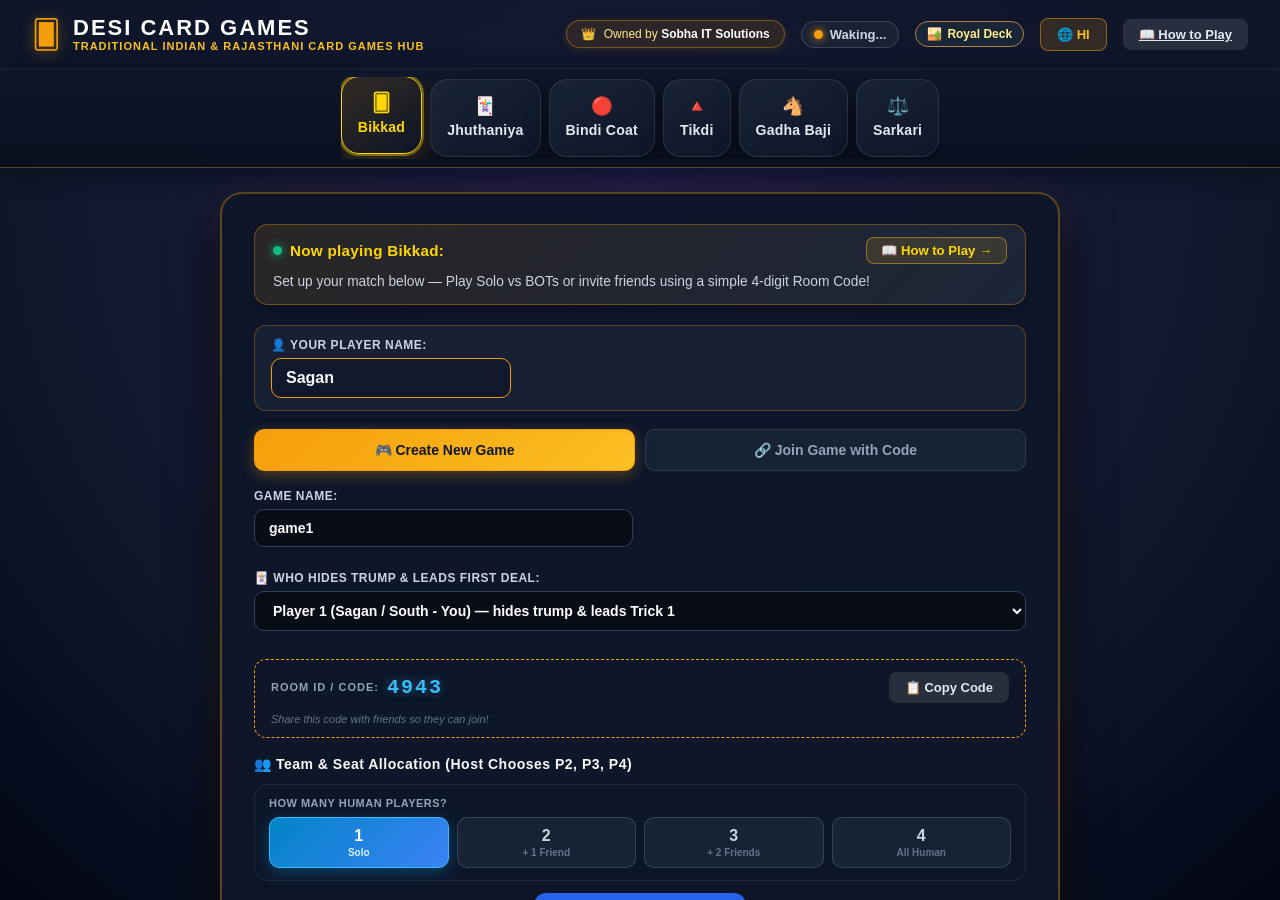
<file: frontend/index.html>
<!DOCTYPE html>
<html lang="en">
<head>
    <meta charset="UTF-8">
    <meta name="viewport" content="width=device-width, initial-scale=1.0, maximum-scale=1.0, user-scalable=no">
    <title>Desi Card Games - Traditional Indian &amp; Rajasthani Card Games Hub</title>
    <link rel="icon" type="image/svg+xml" href="favicon.svg">
    <script>
        if (window.location.pathname === '/bikkad') {
            window.location.replace('/bikkad/');
        }
    </script>
    <link rel="stylesheet" href="style.css?v=36">
    <!-- Google Fonts: Cinzel & Outfit for Royal Rajput Aesthetics -->
    <link rel="preconnect" href="https://fonts.googleapis.com">
    <link rel="preconnect" href="https://fonts.gstatic.com" crossorigin>
    <link href="https://fonts.googleapis.com/css2?family=Cinzel:wght@600;700;800;900&display=swap" rel="stylesheet">

    <!-- PWA & Mobile Web App Meta Tags -->
    <link rel="manifest" href="manifest.webmanifest">
    <meta name="theme-color" content="#0f172a">
    <meta name="mobile-web-app-capable" content="yes">
    <meta name="apple-mobile-web-app-capable" content="yes">
    <meta name="apple-mobile-web-app-status-bar-style" content="black-translucent">
    <meta name="apple-mobile-web-app-title" content="Desi Card Games">
    <link rel="apple-touch-icon" href="icons/icon-192.png">
</head>
<body>
    <div id="app" class="app-container">

        <!-- ==================== VIEW 1: HOME LANDING & NEW GAME SETUP ==================== -->
        <div id="view-home" class="view-container">
            <header class="home-navbar">
                <div class="brand">
                    <span class="logo-icon">🂠</span>
                    <div class="brand-titles">
                        <h1 id="home-brand-title">DESI CARD GAMES</h1>
                        <span class="subtitle" id="home-brand-sub">Traditional Indian &amp; Rajasthani Card Games Hub</span>
                    </div>
                </div>
                <div class="home-nav-actions">
                    <a href="about.html" class="creator-badge-top" title="About Owner: Sobha IT Solutions (Sagan &amp; Anita Parihariya)">
                        <span class="creator-icon">👑</span>
                        <span>Owned by <strong>Sobha IT Solutions</strong></span>
                    </a>
                    <!-- PWA Install Button (Shown on installable browsers) -->
                    <button id="btn-install-pwa" class="btn btn-sm btn-install-pwa hidden" title="Install App on your device">
                        📲 Install App
                    </button>
                    <!-- Backend Server Connection Status & Settings -->
                    <button id="btn-server-settings" class="btn btn-sm btn-server-pill" title="Server Connection Status &amp; Settings">
                        <span class="server-status-dot" id="server-status-dot"></span>
                        <span id="server-status-label">Server</span>
                    </button>
                    <!-- Playing Card Deck Theme Switcher (Royal Desert / Classic) -->
                    <button id="btn-deck-theme-toggle" class="btn btn-sm btn-deck-pill" title="Switch Playing Card Deck Style (Royal Desert / Classic Vector)">
                        <span id="deck-theme-icon">🏜️</span>
                        <span id="deck-theme-label">Royal Deck</span>
                    </button>
                    <button id="btn-home-lang-toggle" class="btn btn-sm btn-lang-toggle" title="Switch Language (English / Hinglish)">
                        🌐 HI
                    </button>
                    <a href="#" class="btn btn-secondary btn-sm" id="nav-rules-link" onclick="openRulesPage((typeof activeSelectedGame !== 'undefined' ? activeSelectedGame : 'bikkad'));return false;">📖 How to Play</a>
                </div>
            </header>

            <!-- 2nd Horizontal Menu Bar: Small & Minimal Game Tabs -->
            <nav class="home-games-subnav" id="home-games-subnav" aria-label="Game Selector Navigation">
                <div class="games-subnav-container">
                    <div class="games-subnav-tabs" id="game-selector-strip">
                        <button class="game-nav-tab gsel-card gsel-active" id="gsel-bikkad" data-game="bikkad" onclick="switchActiveGame('bikkad')">
                            <span class="tab-icon">🂠</span>
                            <span class="tab-label">Bikkad</span>
                        </button>
                        <button class="game-nav-tab gsel-card" id="gsel-jhuthaniya" data-game="jhuthaniya" onclick="switchActiveGame('jhuthaniya')">
                            <span class="tab-icon">🃏</span>
                            <span class="tab-label">Jhuthaniya</span>
                        </button>
                        <button class="game-nav-tab gsel-card" id="gsel-bindicoat" data-game="bindicoat" onclick="switchActiveGame('bindicoat')">
                            <span class="tab-icon">🔴</span>
                            <span class="tab-label">Bindi Coat</span>
                        </button>
                        <button class="game-nav-tab gsel-card" id="gsel-tikdi" data-game="tikdi" onclick="switchActiveGame('tikdi')">
                            <span class="tab-icon">🔺</span>
                            <span class="tab-label">Tikdi</span>
                        </button>
                        <button class="game-nav-tab gsel-card" id="gsel-gadhabaji" data-game="gadhabaji" onclick="switchActiveGame('gadhabaji')">
                            <span class="tab-icon">🐴</span>
                            <span class="tab-label">Gadha Baji</span>
                        </button>
                        <button class="game-nav-tab gsel-card" id="gsel-sarkari" data-game="sarkari" onclick="switchActiveGame('sarkari')">
                            <span class="tab-icon">⚖️</span>
                            <span class="tab-label">Sarkari</span>
                        </button>
                    </div>
                </div>
            </nav>


            <div class="home-main-layout">
                <!-- 1. Centered Match Setup Console Card (Immediate Action) -->
                <section class="home-setup-card" id="home-setup-card">

                    <!-- Active Game Indicator Banner with Contextual How to Play -->
                    <div class="selected-game-banner" id="selected-game-banner">
                        <div class="banner-top-row">
                            <div class="selected-game-badge">
                                <span class="badge-dot"></span>
                                <span class="badge-text" id="active-game-banner-badge">Now playing Bikkad:</span>
                            </div>
                            <button class="btn-how-to-play-inline" id="btn-how-to-play-inline" onclick="openRulesPage(typeof activeSelectedGame !== 'undefined' ? activeSelectedGame : 'bikkad')">
                                📖 How to Play →
                            </button>
                        </div>
                        <div class="selected-game-desc" id="active-game-banner-desc">Click on <strong>How to Play</strong> to know more about Bikkad rules, scoring &amp; strategy!</div>
                    </div>

                    <!-- Step 1: Your Player Name -->
                    <div class="user-identity-box">
                        <label for="input-your-name" class="identity-label">👤 Your Player Name:</label>
                        <div class="identity-input-row">
                            <input type="text" id="input-your-name" value="Sagan" class="home-input identity-input" placeholder="Enter your name">
                        </div>
                    </div>

                    <!-- Step 2: Tabs for Create vs Join -->
                    <div class="entry-mode-tabs">
                        <button id="tab-btn-create" class="tab-btn active">🎮 Create New Game</button>
                        <button id="tab-btn-join" class="tab-btn">🔗 Join Game with Code</button>
                    </div>

                    <!-- Tab 1: Create Game Content -->
                    <div id="tab-content-create" class="tab-content active">
                        <!-- Quick Game Setup -->
                        <div class="setup-form-grid">
                            <div class="form-group-home">
                                <label for="input-game-name">Game Name:</label>
                                <input type="text" id="input-game-name" value="game1" class="home-input" placeholder="e.g. game1">
                            </div>
                            <div class="form-group-home setup-grid-full">
                                <label for="select-trump-hider">🃏 Who Hides Trump &amp; Leads First Deal:</label>
                                <select id="select-trump-hider" class="home-input home-select">
                                    <option value="P1" selected>Player 1 (Me / South) — I hide trump &amp; lead Trick 1</option>
                                    <option value="P2">Player 2 (West) — Hides trump &amp; leads Trick 1</option>
                                    <option value="P3">Player 3 (North / Partner) — Hides trump &amp; leads Trick 1</option>
                                    <option value="P4">Player 4 (East) — Hides trump &amp; leads Trick 1</option>
                                    <option value="random">🎲 Random (Player 1, 2, 3, or 4 chosen randomly)</option>
                                </select>
                            </div>
                            <div id="group-tikdi-penalty-mode" class="form-group-home setup-grid-full hidden">
                                <label for="select-tikdi-penalty-mode">⚖️ Debt &amp; Penalty Settlement Option:</label>
                                <select id="select-tikdi-penalty-mode" class="home-input home-select">
                                    <option value="choice" selected>⚖️ Per-Debtor Choice — Each player with less tricks picks Tash Khinchai or Extra Tricks</option>
                                    <option value="card_swap">🃏 Force Tash Khinchai — Pull blind cards from debtor &amp; return unwanted</option>
                                    <option value="quota_adjustment">🎯 Force Extra Tricks — Debtor promises &amp; gives extra tricks</option>
                                </select>
                            </div>
                            <div id="group-jhuthaniya-player-count" class="form-group-home setup-grid-full hidden">
                                <label for="select-jhuthaniya-player-count">👥 Total Players (2 to 7 Players):</label>
                                <select id="select-jhuthaniya-player-count" class="home-input home-select">
                                    <option value="2">2 Players (Head-to-Head Duel — 26 cards each)</option>
                                    <option value="3">3 Players (Trio Challenge — 17-18 cards each)</option>
                                    <option value="4" selected>4 Players (Classic Table — 13 cards each)</option>
                                    <option value="5">5 Players (High Stakes — 10-11 cards each)</option>
                                    <option value="6">6 Players (Double Deck 104 Cards — 17-18 cards each)</option>
                                    <option value="7">7 Players (Double Deck 104 Cards — 14-15 cards each)</option>
                                </select>
                            </div>
                        </div>

                        <!-- Unique Room ID Display Banner -->
                        <div class="room-id-banner">
                            <div class="room-id-info">
                                <span class="room-id-label">ROOM ID / CODE:</span>
                                <span class="room-id-val" id="display-room-id">7842</span>
                            </div>
                            <button id="btn-copy-room-id" class="btn btn-secondary btn-sm" title="Copy Room ID to share with friends">📋 Copy Code</button>
                            <span class="room-id-hint">Share this code with friends so they can join!</span>
                        </div>

                        <!-- Seat Setup: 2-Step Flow -->
                        <div class="seat-allocation-header">
                            <h4>👥 Player Setup</h4>
                        </div>

                        <!-- Step 1: How many humans? -->
                        <div class="human-count-row">
                            <span class="human-count-label">How many human players?</span>
                            <div class="human-count-btns">
                                <button class="hcount-btn active" id="hcount-1" onclick="setHumanCount(1)">1<br><small>Solo</small></button>
                                <button class="hcount-btn" id="hcount-2" onclick="setHumanCount(2)">2<br><small>+ 1 Friend</small></button>
                                <button class="hcount-btn" id="hcount-3" onclick="setHumanCount(3)">3<br><small>+ 2 Friends</small></button>
                                <button class="hcount-btn" id="hcount-4" onclick="setHumanCount(4)">4<br><small>All Human</small></button>
                            </div>
                        </div>

                        <!-- Step 2: Which seat(s) are human? (shown only when count > 1) -->
                        <div id="seat-picker-box" class="seat-picker-box hidden">
                            <span class="seat-picker-label">Which seat(s) for human friend(s)?</span>
                            <div class="seat-picker-btns">
                                <button class="spick-btn" id="spick-P3" onclick="toggleSeatPick('P3')">
                                    🔼 North<br><small>P3 · Partner</small>
                                </button>
                                <button class="spick-btn" id="spick-P2" onclick="toggleSeatPick('P2')">
                                    ◀ West<br><small>P2 · Opp 1</small>
                                </button>
                                <button class="spick-btn" id="spick-P4" onclick="toggleSeatPick('P4')">
                                    ▶ East<br><small>P4 · Opp 2</small>
                                </button>
                            </div>
                        </div>

                        <!-- Hidden inputs for backend (still used by handleStartNewGame) -->
                        <input type="hidden" id="select-type-p2" value="ai">
                        <input type="hidden" id="select-type-p3" value="ai">
                        <input type="hidden" id="select-type-p4" value="ai">

                        <!-- Name inputs (shown inline below seat-picker) -->
                        <div id="seat-names-box" class="seat-names-box hidden">
                            <div class="seat-name-row" id="name-row-P3">
                                <span class="seat-name-lbl">🔼 P3 (North/Partner):</span>
                                <input type="text" id="input-name-p3" class="home-input seat-name-input" placeholder="Friend name or leave blank">
                            </div>
                            <div class="seat-name-row" id="name-row-P2">
                                <span class="seat-name-lbl">◀ P2 (West):</span>
                                <input type="text" id="input-name-p2" class="home-input seat-name-input" placeholder="Friend name or leave blank">
                            </div>
                            <div class="seat-name-row" id="name-row-P4">
                                <span class="seat-name-lbl">▶ P4 (East):</span>
                                <input type="text" id="input-name-p4" class="home-input seat-name-input" placeholder="Friend name or leave blank">
                            </div>
                        </div>

                        <!-- Waiting Players Notification Area -->
                        <div id="lobby-waiting-box" class="lobby-waiting-box hidden">
                            <span class="waiting-title">Friends in Room Lobby:</span>
                            <div id="waiting-players-chips" class="waiting-chips"></div>
                        </div>

                        <div class="setup-actions-row">
                            <button id="btn-start-game" class="btn btn-primary btn-xl pulse-btn">🚀 Start Match</button>
                        </div>

                    </div>

                    <!-- Tab 2: Join Game Content -->
                    <div id="tab-content-join" class="tab-content hidden">
                        <div class="join-form-box">
                            <div class="join-icon">🔑</div>
                            <h3>Join an Existing Game</h3>
                            <p class="join-sub">Enter the Unique Game ID provided by the host:</p>
                            <div class="form-group-home join-input-group">
                                <label for="input-join-id">Game ID / Code:</label>
                                <input type="text" id="input-join-id" class="home-input join-code-input" placeholder="e.g. 7842" maxlength="6">
                            </div>
                            <div id="join-status-msg" class="join-status-msg"></div>
                            <div class="setup-actions-row">
                                <button id="btn-submit-join" class="btn btn-primary btn-xl">🔗 Join Game Room</button>
                            </div>
                        </div>
                </section>

                <!-- Work in Progress Card for Gadha Baji & Sarkari -->
                <section class="home-wip-card hidden" id="home-wip-card">
                    <div class="wip-icon-header" id="wip-game-icon">🐴</div>
                    <h2 class="wip-title" id="wip-game-title">Gadha Baji — Work in Progress</h2>
                    <div class="wip-badge">🚧 Work in Progress</div>
                    <p class="wip-desc" id="wip-game-desc">
                        Gadha Baji (Donkey / Get Away) is currently in development with authentic Rajasthani card rules, custom AI bots, and online multiplayer.
                    </p>
                    <div class="wip-alternative-box">
                        <div class="wip-alt-title">✨ While we craft this game, enjoy other games:</div>
                        <div class="wip-alt-buttons">
                            <button type="button" class="wip-alt-btn" onclick="switchActiveGame('bikkad')">🂠 Play Bikkad</button>
                            <button type="button" class="wip-alt-btn" onclick="switchActiveGame('jhuthaniya')">🃏 Play Jhuthaniya</button>
                            <button type="button" class="wip-alt-btn" onclick="switchActiveGame('tikdi')">🔺 Play Tikdi</button>
                            <button type="button" class="wip-alt-btn" onclick="switchActiveGame('bindicoat')">🔴 Play Bindi Coat</button>
                        </div>
                </section>

                <!-- 4 Highlights / Platform Features Tiles -->
                <section class="home-pillars-section">
                    <div class="rules-highlight-grid" id="rules-section">
                        <div class="rule-card">
                            <span class="rule-icon">👑</span>
                            <h4>Authentic Regional Rules</h4>
                            <p>Traditional rules, scoring ladders, and trick formats preserved faithfully from real village card traditions.</p>
                        </div>
                        <div class="rule-card">
                            <span class="rule-icon">🎴</span>
                            <h4>Classic Royal Playing Cards</h4>
                            <p>High-resolution vector cards with traditional reversible Jack, Queen, and King royal artwork.</p>
                        </div>
                        <div class="rule-card">
                            <span class="rule-icon">👥</span>
                            <h4>Multiplayer &amp; Smart BOTs</h4>
                            <p>Create instant 4-digit code rooms to play with friends, or enjoy smart solo play against adaptive bots.</p>
                        </div>
                        <div class="rule-card">
                            <span class="rule-icon">🏜️</span>
                            <h4>Cultural Heritage Mission</h4>
                            <p>Crafted with love by Sobha IT Solutions to preserve, celebrate, and digitize traditional desi card games.</p>
                        </div>
                    </div>
                </section>
            </div>

            <!-- Home Footer Attribution -->
            <footer class="home-footer">
                <div class="footer-content">
                    <span class="footer-state" id="home-footer-brand">🏜️ <strong>Desi Card Games Hub</strong> · Traditional Indian &amp; Rajasthani Card Games Collection</span>
                    <span class="footer-sep">•</span>
                    <span class="footer-dev" id="home-footer-dev">Owned &amp; Developed with passion by <strong>Sobha IT Solutions</strong> (Sagan &amp; Anita Parihariya)</span>
                    <span class="footer-sep">•</span>
                    <button class="footer-about-btn" id="footer-about-btn" onclick="openAboutDeveloperPage()" title="Know About Sobha IT Solutions">
                        👑 About: <strong>Sobha IT Solutions</strong>
                    </button>
                </div>
            </footer>
        </div>

        <!-- ==================== VIEW 3: GAME RULES PAGE ==================== -->
        <div id="view-rules" class="view-container hidden">
            <header class="rules-navbar">
                <button id="btn-rules-back" class="btn btn-secondary btn-sm" onclick="closeRulesPage()">← Back</button>
                <div class="rules-nav-title">
                    <span id="rules-game-icon" class="rules-game-icon-nav">🂠</span>
                    <span id="rules-game-name-nav">Bikkad</span>
                    <span id="rules-subtitle-nav" class="rules-subtitle-nav">Rules &amp; How to Play</span>
                </div>
                <div class="rules-nav-right">
                    <button id="btn-rules-lang" class="btn btn-sm btn-lang-toggle" onclick="toggleRulesLang()">🌐 HI</button>
                    <button id="btn-rules-play" class="btn btn-primary btn-sm" onclick="closeRulesPage();if(typeof startActiveGame==='function'){startActiveGame();}else{switchActiveGame(currentRulesGame);}">▶ Play Now</button>
                </div>
            </header>

            <!-- Rules Content Area -->
            <div class="rules-body">
                <!-- Game Banner -->
                <div class="rules-game-banner" id="rules-game-banner">
                    <div class="rules-banner-icon" id="rules-banner-icon">🂠</div>
                    <div class="rules-banner-info">
                        <div class="rules-banner-name" id="rules-banner-name">Bikkad</div>
                        <div class="rules-banner-tagline" id="rules-banner-tagline">Apna Rajasthan ka traditional pot-sweep card game</div>
                        <div class="rules-banner-meta" id="rules-banner-meta">4 Players · 52 Cards · Hidden Trump</div>
                    </div>
                </div>

                <!-- Rules Tabs -->
                <div class="rules-tab-bar">
                    <button class="rules-tab-btn active" id="rtab-objective" onclick="switchRulesTab('objective')">🎯 Objective</button>
                    <button class="rules-tab-btn" id="rtab-rules" onclick="switchRulesTab('rules')">📋 Game Rules</button>
                    <button class="rules-tab-btn" id="rtab-explore" onclick="switchRulesTab('explore')">🖼️ Explore App</button>
                    <button class="rules-tab-btn" id="rtab-howtoplay" onclick="switchRulesTab('howtoplay')">🎮 How to Play</button>
                    <button class="rules-tab-btn" id="rtab-tips" onclick="switchRulesTab('tips')">💡 Tips</button>
                </div>

                <!-- Rules Content -->
                <div class="rules-content-area" id="rules-content-area">
                    <!-- Dynamically rendered by JS -->
                </div>
            </div>
        </div>

        <!-- ==================== VIEW 4: ABOUT DEVELOPER & FIRM PAGE (SOBHA IT SOLUTIONS) ==================== -->
        <div id="view-about" class="view-container hidden">
            <header class="about-navbar">
                <button id="btn-about-back" class="btn btn-secondary btn-sm" onclick="closeAboutDeveloperPage()">← Back</button>
                <div class="about-nav-title">
                    <span class="about-nav-icon">👑</span>
                    <span class="about-nav-name">Sobha IT Solutions</span>
                    <span class="about-subtitle-nav">Owned by Sagan &amp; Anita Parihariya</span>
                </div>
                <div class="about-nav-right">
                    <button id="btn-about-lang" class="btn btn-sm btn-lang-toggle" onclick="toggleAboutLang()">🌐 HI</button>
                    <button class="btn btn-primary btn-sm" onclick="closeAboutDeveloperPage()">▶ Play Games</button>
                </div>
            </header>

            <div class="about-body">
                <!-- Hero Profile Card -->
                <div class="about-hero-card">
                    <div class="about-avatar-emblem">
                        <span class="about-avatar-crown">👑</span>
                        <span class="about-avatar-initials">SIS</span>
                    </div>
                    <div class="about-hero-info">
                        <h2 class="about-hero-name">
                            <span>Sobha IT Solutions</span>
                            <span class="about-pill pill-gold">Owner &amp; Technology Firm</span>
                        </h2>
                        <div class="about-hero-title">Owned &amp; Founded by <strong>Sagan Parihariya &amp; Anita Parihariya</strong></div>
                        <div class="about-hero-tagline about-en-text">
                            "Preserving, digitizing, and elevating India's traditional card games into high-performance, real-time multiplayer digital experiences."
                        </div>
                        <div class="about-hero-tagline about-hi-text">
                            "शोभा आईटी सॉल्यूशंस (स्वामित्व: सगन एवं अनिता परिहारिया) — भारत और राजस्थान के पारंपरिक पत्तों के खेलों को सहेजना और उन्हें आधुनिक रियल-टाइम डिजिटल मंच पर जीवंत करना।"
                        </div>
                        <div class="about-pills-row">
                            <span class="about-pill pill-gold">👑 Owned by Sagan &amp; Anita Parihariya</span>
                            <span class="about-pill pill-gold">🏜️ Born &amp; Rooted in Rajasthan</span>
                            <span class="about-pill">🏛️ Cultural Heritage Champion</span>
                            <span class="about-pill">⚡ Distributed Systems &amp; IT Solutions</span>
                            <span class="about-pill">♠️ Game Theory &amp; Algorithmic Engines</span>
                            <span class="about-pill pill-gold">👑 Made for Desi Gamers</span>
                        </div>
                    </div>
                </div>

                <!-- Story & Cultural Heritage Card -->
                <div class="about-card">
                    <h3 class="about-card-title">
                        <span>🏜️</span>
                        <span class="about-en-text">Firm Ownership, Rajasthani Roots &amp; Cultural Mission</span>
                        <span class="about-hi-text">फर्म स्वामित्व, राजस्थानी जड़ें एवं सांस्कृतिक प्रेरणा</span>
                    </h3>
                    <div class="about-en-text">
                        <p>
                            <strong>Sobha IT Solutions</strong> is a premier technology and software solutions firm founded and owned by <strong>Sagan Parihariya and Anita Parihariya</strong>. Grounded in the heart and timeless heritage of <strong>Rajasthan</strong>, Sagan and Anita established Sobha IT Solutions with a proud cultural and technical vision: delivering high-craftsmanship distributed systems while actively preserving India's rich regional heritage.
                        </p>
                        <p>
                            Growing up surrounded by the lively evening baithaks, monsoon courtyard gatherings, and village choupals of Rajasthan, Sagan and Anita experienced firsthand the electric thrill, sharp intellect, and profound community bonding that traditional Indian card games generate.
                        </p>
                        <p>
                            Recognizing that in an era dominated by imported Western digital card games, India's own brilliant, centuries-old games—such as <strong>Bikkad (Double Sir)</strong>, <strong>Tikdi (3-2-5)</strong>, <strong>Bindi Coat (Mendikot / Dehla Pakad)</strong>, and <strong>Jhuthaniya (Bluff)</strong>—were at risk of digital neglect, Sobha IT Solutions embarked on this passionate engineering endeavor: to preserve every regional nuance, mathematical ladder, and authentic Rajasthani terminology into an uncompromising, zero-friction, real-time multiplayer digital gaming platform.
                        </p>
                        <p>
                            Combining deep engineering craftsmanship with an abiding love for their native soil, Sagan and Anita Parihariya architected every module of this platform under Sobha IT Solutions with zero external bloat, sub-millisecond responsiveness, and authentic local art, ensuring that players whether in Jaipur, Jodhpur, rural villages, or across the global diaspora can relive the joyful camaraderie of Rajasthan's traditional card tables.
                        </p>
                    </div>
                    <div class="about-hi-text">
                        <p>
                            <strong>शोभा आईटी सॉल्यूशंस (Sobha IT Solutions)</strong> एक प्रतिष्ठित आईटी एवं सॉफ्टवेयर सॉल्यूशंस फर्म है, जिसका पूर्ण स्वामित्व और संचालन <strong>सगन परिहारिया एवं अनिता परिहारिया (Sagan and Anita Parihariya)</strong> द्वारा किया जाता है। वीरधरा <strong>राजस्थान</strong> की समृद्ध संस्कृति और माटी से गहराई से जुड़े सगन और अनिता परिहारिया ने आधुनिक तकनीकी कौशल और अपनी सांस्कृतिक जड़ों को सहेजने के पावन संकल्प के साथ इस फर्म की स्थापना की।
                        </p>
                        <p>
                            राजस्थान के गांवों, चौपालों और त्योहारों की बैठकों में पत्तों के खेल केवल समय बिताने का साधन नहीं, बल्कि तीव्र बुद्धि, रणनीति और आपसी स्नेह का महापर्व हुआ करते थे।
                        </p>
                        <p>
                            आधुनिक डिजिटल युग में जब विदेशी खेलों का बोलबाला हो रहा था, तब शोभा आईटी सॉल्यूशंस के माध्यम से सगन एवं अनिता परिहारिया ने संकल्प लिया कि हमारे राजस्थान और भारत के प्राचीन खेल—जैसे <strong>बिक्कड़</strong>, <strong>तिकड़ी (3-2-5)</strong>, <strong>मेंदीकोट / बिंदी कोट (देहला पकड़)</strong> और <strong>झूठणिया (Bluff)</strong>—को अत्याधुनिक तकनीक के साथ सहेजा जाए।
                        </p>
                        <p>
                            उन्होंने अपनी तकनीकी विशेषज्ञता और अपनी मिट्टी के प्रति निष्ठा को मिलाकर इस डिजिटल हब का निर्माण किया—ताकि राजस्थान से लेकर दुनिया के किसी भी कोने में बैठे लोग अपनी जड़ों और चौपाल की मिठास को उसी उत्साह और शुद्धता के साथ जी सकें।
                        </p>
                    </div>
                </div>

                <!-- Technical Craftsmanship & Architecture Card -->
                <div class="about-card">
                    <h3 class="about-card-title">
                        <span>⚡</span>
                        <span class="about-en-text">Engineering &amp; System Architecture</span>
                        <span class="about-hi-text">तकनीकी वास्तुकला एवं इंजीनियरिंग</span>
                    </h3>
                    <div class="about-en-text">
                        <p>
                            Built with an uncompromising standard for engineering craftsmanship, the platform prioritizes real-time responsiveness, modular game state isolation, and zero-dependency client execution:
                        </p>
                    </div>
                    <div class="about-hi-text">
                        <p>
                            इस प्लेटफार्म को आधुनिक सॉफ्टवेयर इंजीनियरिंग के सर्वोच्च मानकों पर तैयार किया गया है—जहां तेज गति, डेटा की सुरक्षा और किसी भी डिवाइस पर बिना रुकावट चलने की क्षमता सर्वोपरि है:
                        </p>
                    </div>

                    <div class="about-tech-grid">
                        <div class="about-tech-box">
                            <span class="about-tech-icon">🌐</span>
                            <div class="about-tech-name">Real-Time WebSocket Core</div>
                            <p class="about-tech-desc about-en-text">High-concurrency asynchronous room coordination powered by Python and FastAPI. Features automatic heartbeats, reconnect recovery, and sub-millisecond card broadcast latency.</p>
                            <p class="about-tech-desc about-hi-text">पायथन और फास्टएपीआई (FastAPI) पर आधारित हाई-परफॉर्मेंस वेबसॉकेट्स। ऑटो-रीकनेक्ट और बिना किसी लैग के लाइव मल्टीप्लेयर गेमप्ले।</p>
                        </div>
                        <div class="about-tech-box">
                            <span class="about-tech-icon">🧠</span>
                            <div class="about-tech-name">Algorithmic Bot Intelligence</div>
                            <p class="about-tech-desc about-en-text">Heuristic decision trees custom-modeled for each Indian game: pot sweep calculations in Bikkad, trick ladder debt management in Tikdi, team 10s defense in Mendikot, and probabilistic bluffing in Jhuthaniya.</p>
                            <p class="about-tech-desc about-hi-text">प्रत्येक खेल के नियमों के अनुसार तैयार की गई स्मार्ट बॉट AI—ताकि सोलो खेलते समय भी असली इंसान जैसी रणनीति और चुनौती का अनुभव हो।</p>
                        </div>
                        <div class="about-tech-box">
                            <span class="about-tech-icon">🎨</span>
                            <div class="about-tech-name">Handcrafted Vector Graphics</div>
                            <p class="about-tech-desc about-en-text">Custom scalable SVG playing card deck with authentic Rajasthani Bandhani textile patterns, high-contrast red/black suits, reversible court cards, and 60fps hardware-accelerated animations.</p>
                            <p class="about-tech-desc about-hi-text">पारंपरिक राजस्थानी बंधेज और शाही दरबारी शैली में हाथ से तैयार किए गए वेक्टर कार्ड्स, जो किसी भी स्क्रीन पर एकदम साफ और खूबसूरत दिखते हैं।</p>
                        </div>
                        <div class="about-tech-box">
                            <span class="about-tech-icon">📱</span>
                            <div class="about-tech-name">Zero-Bloat PWA Architecture</div>
                            <p class="about-tech-desc about-en-text">Lightweight vanilla ES6+ architecture without bulky frontend frameworks. Installable Progressive Web App with offline service workers, responsive touch controls, and zero installation friction.</p>
                            <p class="about-tech-desc about-hi-text">बिना किसी भारी लाइब्रेरी के तैयार किया गया हल्का और तेज वेब ऐप। मोबाइल या कंप्यूटर पर सीधे इंस्टॉल करें और बिना रुकावट खेलें।</p>
                        </div>
                    </div>
                </div>

                <!-- The Traditional Games Showcase -->
                <div class="about-card">
                    <h3 class="about-card-title">
                        <span>🂠</span>
                        <span class="about-en-text">Preserved Traditional Games</span>
                        <span class="about-hi-text">सहेजे गए पारंपरिक खेल संग्रह</span>
                    </h3>
                    <div class="about-games-grid">
                        <div class="about-game-box">
                            <div class="about-game-header">
                                <span class="about-game-icon">🂠</span>
                                <span class="about-game-name">Bikkad (बिक्कड़)</span>
                            </div>
                            <div class="about-game-sub about-en-text">Rajasthan's legendary pot-sweep game. 4 players, 52 cards, hidden trump, carryover pot sweeps, and the daring 13-trick solo Tera contract.</div>
                            <div class="about-game-sub about-hi-text">राजस्थान का प्रसिद्ध पोट-स्वीप खेल। 4 खिलाड़ी, 52 पत्ते, छुपा हुआ हुकुम और रोमांचक 13-हाथ का तेरा कॉन्ट्रैक्ट।</div>
                        </div>
                        <div class="about-game-box">
                            <div class="about-game-header">
                                <span class="about-game-icon">🃏</span>
                                <span class="about-game-name">Tikdi / 3-2-5 (तिकड़ी)</span>
                            </div>
                            <div class="about-game-sub about-en-text">Strategic 3-player 30-card classic. Inspect your first 5 cards to choose Trump, master the 3-2-5 target ladder, and draw cards from indebted rivals.</div>
                            <div class="about-game-sub about-hi-text">3 खिलाड़ियों का रणनीतिक 30 पत्तों का खेल। पहले 5 पत्ते देखकर हुकुम चुनें और 3-2-5 के स्कोरिंग लैडर पर जीत हासिल करें।</div>
                        </div>
                        <div class="about-game-box">
                            <div class="about-game-header">
                                <span class="about-game-icon">👑</span>
                                <span class="about-game-name">Bindi Coat (मेंदीकोट)</span>
                            </div>
                            <div class="about-game-sub about-en-text">India's premier 4-player team trick clash (Dehla Pakad). Work with your partner to capture all four 10s (Dehla) to execute an honorable White Coat sweep.</div>
                            <div class="about-game-sub about-hi-text">4 खिलाड़ियों का 2v2 टीम खेल (देहला पकड़)। अपने साथी के साथ मिलकर चारों 10 (देहले) जीतें और ऐतिहासिक सफेद कोट बनाएं।</div>
                        </div>
                        <div class="about-game-box">
                            <div class="about-game-header">
                                <span class="about-game-icon">🎭</span>
                                <span class="about-game-name">Jhuthaniya (झूठणिया)</span>
                            </div>
                            <div class="about-game-sub about-en-text">High-stakes psychological bluff and challenge gameplay. Discard cards face-down, bluff your way to an empty hand, or challenge rivals at the right moment.</div>
                            <div class="about-game-sub about-hi-text">मनोवैज्ञानिक दांव-पेंच और ब्लफ का रोमांचक खेल। अपने पत्ते उलटे फेंकें, चाल चलें और सामने वाले का झूठ पकड़कर खेल पलटें।</div>
                        </div>
                    </div>
                </div>

                <!-- Philosophy & Values Card -->
                <div class="about-card">
                    <h3 class="about-card-title">
                        <span>🌟</span>
                        <span class="about-en-text">Philosophy &amp; Guiding Principles</span>
                        <span class="about-hi-text">मूल सिद्धांत और प्रतिबद्धता</span>
                    </h3>
                    <div class="about-values-list">
                        <div class="about-value-item">
                            <span class="about-value-icon">🛡️</span>
                            <div class="about-value-content">
                                <div class="about-value-title about-en-text">100% Free, Ad-Free &amp; Community-Focused</div>
                                <div class="about-value-title about-hi-text">100% नि:शुल्क, विज्ञापन-रहित और शुद्ध अनुभव</div>
                                <p class="about-value-desc about-en-text">Built purely for the love of traditional gaming and cultural heritage. Zero intrusive popups, zero microtransactions, and zero tracking.</p>
                                <p class="about-value-desc about-hi-text">यह मंच खेल भावना और संस्कृति के सम्मान में बनाया गया है। बिना किसी विज्ञापन, बिना किसी शुल्क और बिना किसी रुकावट के पूरी तरह मुफ्त।</p>
                            </div>
                        </div>
                        <div class="about-value-item">
                            <span class="about-value-icon">🏛️</span>
                            <div class="about-value-content">
                                <div class="about-value-title about-en-text">Uncompromising Rule Fidelity</div>
                                <div class="about-value-title about-hi-text">प्रामाणिक और असली नियमों का पालन</div>
                                <p class="about-value-desc about-en-text">Every game logic module is vetted against authentic village rules, preserving regional terminology and traditional scoring ladders faithfully.</p>
                                <p class="about-value-desc about-hi-text">प्रत्येक खेल के नियम वास्तविक गांव-देहात के बुजुर्गों और पारंपरिक खिलाड़ियों के नियमों के अनुरूप बारीकी से लिखे गए हैं।</p>
                            </div>
                        </div>
                        <div class="about-value-item">
                            <span class="about-value-icon">🤝</span>
                            <div class="about-value-content">
                                <div class="about-value-title about-en-text">Inclusive, Accessible &amp; Seamless</div>
                                <div class="about-value-title about-hi-text">सरल, सहज और हर डिवाइस के अनुकूल</div>
                                <p class="about-value-desc about-en-text">Designed to run flawlessly on basic smartphones as well as ultra-wide monitors with low data consumption and instant 4-digit room sharing.</p>
                                <p class="about-value-desc about-hi-text">चाहे छोटा मोबाइल हो या बड़ा लैपटॉप, कम इंटरनेट में भी तुरंत 4 अंकों के रूम कोड से दोस्तों के साथ खेलने की पूरी सुविधा।</p>
                            </div>
                        </div>
                    </div>

                    <!-- Quote Box -->
                    <div class="about-quote-box">
                        <span class="about-en-text">"Preserving our cultural games is not just about writing code; it is about keeping the warmth, laughter, and camaraderie of our traditional village baithaks alive in the digital era."</span>
                        <span class="about-hi-text">"हमारे पारंपरिक खेलों को सहेजना सिर्फ कोड लिखना नहीं है; यह हमारे चौपालों और बैठकों की मिठास, हंसी और आपसी भाईचारे को नए युग में जिंदा रखने की एक कोशिश है।"</span>
                        <span class="about-quote-author">— Sagan &amp; Anita Parihariya (Sobha IT Solutions)</span>
                    </div>
                </div>

                <!-- Bottom Back / Play Button -->
                <div class="about-actions-bottom">
                    <button class="btn btn-primary btn-lg" onclick="closeAboutDeveloperPage()">
                        🎮 Play Desi Card Games Now
                    </button>
                </div>
            </div>
        </div>

        <!-- ==================== VIEW 2: CASINO TABLE GAME ARENA ==================== -->
        <div id="view-table" class="view-container hidden">
            <!-- Standardized In-Game Header Navbar -->
            <header class="navbar" id="table-navbar">
                <!-- Zone 1: Brand & Active Game Identity -->
                <div class="brand">
                    <span class="logo-icon" id="header-game-icon">🂠</span>
                    <div class="brand-titles">
                        <h1 id="header-game-title">BIKKAD</h1>
                        <span class="subtitle" id="header-game-sub">Apna Rajasthan Ka Bikkad</span>
                    </div>
                    <div class="badge game-badge" id="game-name-badge" title="Room & Match Info">🏷️ game1</div>
                </div>
                
                <!-- Zone 2: Standardized Center Status Pills -->
                <div class="header-status">
                    <div class="badge dealer-badge" id="dealer-badge" title="Dealer Info">🃏 Dealer: Sagan (0 pts)</div>
                    <div class="badge mode-badge hidden" id="mode-badge" title="Game Context">Contract: 🃏 Regular</div>
                    <div class="badge turn-badge" id="turn-badge" title="Active Turn / Phase">Turn: Sagan</div>
                </div>

                <!-- Zone 3: Standardized Action & Options Group -->
                <div class="header-actions">
                    <!-- Contextual Next Deal Button (Appears prominently when deal completes) -->
                    <button id="btn-next-deal" class="btn btn-header-icon btn-next-deal-header hidden" title="Next Deal (Proceed to next round)">
                        <span class="btn-icon">⏭</span> <span class="btn-label">Next Deal</span>
                    </button>

                    <!-- Core Quick Utilities -->
                    <button id="btn-go-home" class="btn btn-header-icon btn-secondary" title="Exit to Games Hub">
                        <span class="btn-icon">🏠</span> <span class="btn-label">Home</span>
                    </button>
                    <button id="btn-toggle-scoreboard" class="btn btn-header-icon btn-secondary btn-score-toggle" title="View Scoreboard & Match Logs">
                        <span class="btn-icon">📊</span> <span class="btn-label" id="mobile-score-pill">Score</span>
                    </button>
                    <button id="btn-table-how-to-play" class="btn btn-header-icon btn-secondary" onclick="openRulesPage((typeof currentGameType !== 'undefined' ? currentGameType : activeSelectedGame));return false;" title="How to Play & Rules">
                        <span class="btn-icon">📖</span> <span class="btn-label">Rules</span>
                    </button>
                    <button id="btn-lang-toggle" class="btn btn-header-icon btn-lang-toggle" title="Switch Language (English / Hinglish)">
                        🌐 HI
                    </button>
                    <button id="btn-sound" class="btn btn-header-icon btn-secondary" title="Toggle Sound">
                        <span class="btn-icon" id="sound-icon">🔊</span>
                    </button>

                    <!-- Standardized Game Options Dropdown -->
                    <div class="header-menu-wrap">
                        <button id="btn-game-options-toggle" class="btn btn-header-icon btn-options-toggle" title="Game Options & Settings">
                            <span class="btn-icon">⚙</span> <span class="btn-label">Options</span> <span class="menu-caret">▾</span>
                        </button>
                        <div id="game-options-dropdown" class="game-options-dropdown hidden">
                            <div class="dropdown-header-title">Game Options</div>
                            <button id="btn-restart-deal" class="dropdown-menu-item" title="Restart Deal (Redeal current hand)">
                                <span class="d-icon">🔁</span>
                                <div class="d-text">
                                    <span class="d-title btn-label">Restart Deal</span>
                                    <span class="d-sub">Redeal current hand from scratch</span>
                                </div>
                            </button>
                            <button id="btn-header-new-game" class="dropdown-menu-item" title="New Game (Start fresh from 0 pts)">
                                <span class="d-icon">🔄</span>
                                <div class="d-text">
                                    <span class="d-title btn-label">New Game</span>
                                    <span class="d-sub">Reset scores and setup new room</span>
                                </div>
                            </button>
                            <div class="dropdown-sep"></div>
                            <button id="btn-menu-deck-toggle" class="dropdown-menu-item" title="Switch Playing Card Style">
                                <span class="d-icon" id="menu-deck-icon">🏜️</span>
                                <div class="d-text">
                                    <span class="d-title" id="menu-deck-title">Deck Style: Royal Desert</span>
                                    <span class="d-sub">Toggle between Royal Rajasthani &amp; Classic Vector</span>
                                </div>
                            </button>
                            <div class="dropdown-sep"></div>
                            <button id="btn-config" class="dropdown-menu-item" title="Lobby & Bot Settings">
                                <span class="d-icon">🛠️</span>
                                <div class="d-text">
                                    <span class="d-title">Bot & AI Settings</span>
                                    <span class="d-sub">Configure Ollama AI & speeds</span>
                                </div>
                            </button>
                            <div class="dropdown-sep"></div>
                            <button id="btn-menu-about-dev" class="dropdown-menu-item" onclick="openAboutDeveloperPage()" title="About Sobha IT Solutions (Sagan &amp; Anita Parihariya)">
                                <span class="d-icon">👑</span>
                                <div class="d-text">
                                    <span class="d-title">About Sobha IT Solutions</span>
                                    <span class="d-sub">Owned by Sagan &amp; Anita Parihariya</span>
                                </div>
                            </button>
                            <div class="dropdown-sep"></div>
                            <button id="btn-menu-exit-home" class="dropdown-menu-item item-danger" title="Return to Home Screen" onclick="document.getElementById('btn-go-home').click();">
                                <span class="d-icon">🚪</span>
                                <div class="d-text">
                                    <span class="d-title">Leave Game</span>
                                    <span class="d-sub">Exit table and return to lobby</span>
                                </div>
                            </button>
                        </div>
                    </div>
                </div>
            </header>

            <!-- Hidden Trump Selector Notification Banner (Phase 1: 5 Cards) -->
            <div id="trump-hide-banner" class="trump-hide-banner hidden">
                <span class="banner-title">🃏 YOU ARE ELDEST HAND:</span>
                <span class="banner-sub">First 5 cards dealt! Click 1 card below to hide as the Trump Card.</span>
            </div>

            <!-- Game Announcement Banner (Toast / Alert for Tera declarations, etc.) -->
            <div id="game-announcement-banner" class="game-announcement-banner hidden" title="Click to dismiss">
                <div class="announcement-content">
                    <span class="announcement-icon">📢</span>
                    <div class="announcement-text">
                        <div class="announcement-title" id="announcement-title">Kabir declared TERA!</div>
                        <div class="announcement-sub" id="announcement-sub">Played cards returned to hands. Kabir leads the first card!</div>
                    </div>
                </div>
                <button id="btn-close-announcement" class="btn-close-banner" aria-label="Close Announcement">✕</button>
            </div>

            <!-- Trump Reveal Flash Announcement Toast -->
            <div id="trump-reveal-toast" class="trump-reveal-toast hidden" title="Click to dismiss">
                <div class="trump-reveal-content">
                    <div class="trump-reveal-icon-box">
                        <span class="trump-horn">🎺</span>
                    </div>
                    <div class="trump-reveal-details">
                        <div class="trump-reveal-tag">RANG KHUL GAYA • TRUMP REVEALED</div>
                        <div class="trump-reveal-caller" id="trump-reveal-caller">G. Dinesh demanded Trump Show!</div>
                        <div class="trump-reveal-suit-row">
                            <span class="trump-reveal-suit-lbl">Active Trump:</span>
                            <span class="trump-reveal-suit-val" id="trump-reveal-suit-val">♦ DIAMONDS</span>
                        </div>
                    </div>
                    <div class="trump-reveal-card-box" id="trump-reveal-card-box"></div>
                    <button id="btn-close-trump-reveal" class="btn-close-reveal" aria-label="Dismiss">✕</button>
                </div>
            </div>

            <!-- Main Body: Table + Sidebar -->
            <main class="main-content">
                <!-- Casino Felt Table View -->
                <div class="felt-table-wrapper">
                <div class="felt-table">
                    <!-- Top-Left Corner: Hidden Trump Card Slot -->
                    <div class="trump-slot-box" id="trump-slot">
                        <div class="slot-label" id="trump-slot-label">HIDDEN TRUMP</div>
                        <div class="card-slot" id="trump-card-container">
                            <!-- Card SVG placed here -->
                        </div>
                        <div id="trump-revealed-caller-badge" class="trump-caller-badge hidden">
                            <span class="caller-icon">🔓</span>
                            <span id="trump-caller-name">Show: G. Dinesh</span>
                        </div>
                        <button id="btn-demand-cut" class="btn btn-warning btn-sm hidden">🔓 Open Trump</button>
                        <button id="btn-declare-runtime-trump" class="btn btn-primary btn-sm hidden">🎯 Pick Trump</button>
                        <button id="btn-ask-trump" class="btn btn-warning btn-sm hidden">🎺 Ask Trump</button>
                    </div>

                    <!-- Top-Right Corner: Center Pot Accumulator (Sized Identically to Trump Slot) -->
                    <div class="pot-accumulator-box" id="pot-accumulator-box">
                        <div class="slot-label pot-title">POT</div>
                        <div class="pot-slot-card">
                            <div class="pot-cards-metric">
                                <span class="pot-val" id="pot-cards-val">0</span>
                                <span class="pot-lbl">Cards</span>
                            </div>
                            <div class="pot-sub-metric">
                                <span id="pot-tricks-val">0</span> Trk
                            </div>
                        </div>
                        <div class="pot-count-legacy" id="pot-count" style="display:none;">0 CARDS</div>
                        <div class="pot-streak-pill hidden" id="pot-streak"></div>
                    </div>
                    
                    <!-- North Seat (P3 - Team A) -->
                    <div class="seat seat-north" id="seat-P3">
                        <div class="player-info" id="player-info-P3">
                            <div class="seat-role-tags" id="role-P3"></div>
                            <span class="player-name" id="name-P3">P3 (North - Team A)</span>
                            <span class="card-count" id="count-P3">13 cards</span>
                        </div>
                        <div class="hand-container hand-hidden" id="hand-P3"></div>
                    </div>

                    <!-- West Seat (P2 - Team B) -->
                    <div class="seat seat-west" id="seat-P2">
                        <div class="player-info" id="player-info-P2">
                            <div class="seat-role-tags" id="role-P2"></div>
                            <span class="player-name" id="name-P2">P2 (West - Team B)</span>
                            <span class="card-count" id="count-P2">13 cards</span>
                        </div>
                        <div class="hand-container hand-hidden" id="hand-P2"></div>
                    </div>

                    <!-- Center Play Arena -->
                    <div class="center-arena" id="center-area">
                        <!-- Played Cards in Trick (4 visible table slots) -->
                        <div class="trick-arena">
                            <div class="trick-card-slot slot-north" id="trick-P3"></div>
                            <div class="trick-card-slot slot-west" id="trick-P2"></div>
                            <div class="trick-card-slot slot-east" id="trick-P4"></div>
                            <div class="trick-card-slot slot-south" id="trick-P1"></div>
                        </div>

                        <!-- Dedicated Jhuthaniya Arena (Bluff / Cheat Game) -->
                        <div id="jhuthaniya-arena" class="jhuthaniya-arena hidden">
                            <!-- Players Roster Bar for 2-7 players -->
                            <div id="jhuthaniya-roster" class="jhuthaniya-roster"></div>

                            <!-- Center Pot & Action Controls -->
                            <div class="jhuthaniya-center-board">
                                <!-- Center Pot Card Pile -->
                                <div class="jh-pot-wrapper">
                                    <div id="jh-pot-card-stack" class="jh-pot-stack">
                                        <img src="assets/cards/bandhani-back.svg" class="jh-pot-img jh-img-1" alt="Pot Card">
                                        <img src="assets/cards/bandhani-back.svg" class="jh-pot-img jh-img-2" alt="Pot Card">
                                        <img src="assets/cards/bandhani-back.svg" class="jh-pot-img jh-img-3" alt="Pot Card">
                                    </div>
                                    <div class="jh-pot-badge" id="jh-pot-badge">🃏 0 Cards in Pot</div>
                                </div>

                                <!-- Active Claim Display -->
                                <div id="jh-claim-display" class="jh-claim-display hidden">
                                    <div class="jh-claim-speaker" id="jh-claim-speaker">📢 Last Claim</div>
                                    <div class="jh-claim-text" id="jh-claim-text">Waiting for claim...</div>
                                </div>

                                <!-- Challenge Action Bar (when someone made a claim and you can challenge) -->
                                <div id="jh-challenge-bar" class="jh-challenge-bar hidden">
                                    <div class="jh-challenge-prompt" id="jh-challenge-prompt">Do you believe this claim or want to inspect a card?</div>
                                    <div id="jh-inspect-container" class="jh-inspect-container" style="display: flex; gap: 8px; flex-wrap: wrap; justify-content: center; margin: 8px 0;"></div>
                                    <div class="jh-challenge-actions">
                                        <button id="btn-jh-challenge" class="btn btn-danger btn-lg pulse-btn">🔥 JHUTH! (Inspect Card #1)</button>
                                        <button id="btn-jh-pass" class="btn btn-secondary btn-lg">⏩ PASS (Take No Risk)</button>
                                    </div>
                                </div>

                                <!-- Play Controls (when it is human's turn to play cards) -->
                                <div id="jh-play-bar" class="jh-play-bar hidden">
                                    <div class="jh-play-instructions">
                                        <span class="jh-step">1. Select 1 to 4 cards below</span>
                                        <span class="jh-step-sep">•</span>
                                        <span class="jh-step" id="jh-rank-step-title">2. Pick Claimed Rank:</span>
                                    </div>
                                    <div id="jh-locked-rank-badge" class="jh-locked-rank-badge hidden"></div>
                                    <div id="jh-rank-pills" class="jh-rank-pills"></div>
                                    <button id="btn-jh-play-submit" class="btn btn-primary btn-lg pulse-btn" disabled>
                                        🚀 Place Cards &amp; Claim
                                    </button>
                                </div>
                            </div>
                        </div>
                    </div>

                    <!-- East Seat (P4 - Team B) -->
                    <div class="seat seat-east" id="seat-P4">
                        <div class="player-info" id="player-info-P4">
                            <div class="seat-role-tags" id="role-P4"></div>
                            <span class="player-name" id="name-P4">P4 (East - Team B)</span>
                            <span class="card-count" id="count-P4">13 cards</span>
                        </div>
                        <div class="hand-container hand-hidden" id="hand-P4"></div>
                    </div>

                    <!-- South Seat (P1 - Team A - Human/Active Player) -->
                    <div class="seat seat-south" id="seat-P1">
                        <div class="hand-container hand-interactive" id="hand-P1"></div>
                        <div class="south-bottom-bar">
                            <div class="player-info" id="player-info-P1">
                                <div class="seat-role-tags" id="role-P1"></div>
                                <span class="player-name" id="name-P1">P1 (South - Team A)</span>
                                <span class="card-count" id="count-P1">13 cards</span>
                            </div>
                            <!-- In-Hand Contract Action Bar beside user name -->
                            <div id="player-contract-bar" class="player-contract-bar hidden">
                                <span class="contract-prompt">🏆 Declare Contract:</span>
                                <button id="btn-bid-tera" class="btn btn-warning btn-sm">🔥 Tera</button>
                                <button id="btn-bid-double-tera" class="btn btn-danger btn-sm">⚡ Double Tera</button>
                            </div>
                        </div>
                    </div>

                </div>

                <!-- Bottom Control Bar -->
                <div class="table-controls">
                    <div class="bot-auto-badge">
                        <span class="bot-indicator-dot"></span>
                        <span id="bot-status-text">🤖 BOTs: Auto-Playing</span>
                    </div>
                    
                    <button id="btn-pause-bots" class="btn btn-action">⏸ Pause BOTs</button>
                    <div class="speed-control">
                        <label>Speed:</label>
                        <input type="range" id="speed-slider" min="100" max="1500" value="500" step="100">
                        <span id="speed-value">500ms</span>
                    </div>
                </div>
            </div>

            <!-- Sidebar Scoreboard & Log Ledger -->
            <aside class="sidebar" id="sidebar-drawer">
                <!-- Mobile Drawer Header -->
                <div class="drawer-header-mobile">
                    <span class="drawer-title">📊 Scoreboard & Ledger</span>
                    <button id="btn-close-sidebar" class="btn-close-drawer" aria-label="Close">✕</button>
                </div>

                <!-- Tug-of-War Scoreboard -->
                <div class="sidebar-card scoreboard-card">
                    <h3 id="scoreboard-title">🏆 Scoreboard & Ladder</h3>

                    <!-- BIKKAD SCOREBOARD PANEL -->
                    <div id="bikkad-scoreboard-panel">
                        <div class="score-team-grid">
                            <div class="team-score-box team-a">
                                <span class="team-title" id="title-team-a">Team A (Rajesh + Dev)</span>
                                <div class="score-num" id="tricks-team-a">Tricks: 0</div>
                                <div class="cards-num" id="cards-team-a">Cards: 0</div>
                            </div>
                            <div class="team-score-box team-b">
                                <span class="team-title" id="title-team-b">Team B (Arjun + Aarav)</span>
                                <div class="score-num" id="tricks-team-b">Tricks: 0</div>
                                <div class="cards-num" id="cards-team-b">Cards: 0</div>
                            </div>
                        </div>

                        <div class="ladder-info-box">
                            <div class="ladder-row">
                                <span>Active Dealer:</span>
                                <strong id="ladder-dealer">P1 (Team A)</strong>
                            </div>
                            <div class="ladder-row">
                                <span>Dealer Burden Score:</span>
                                <strong id="ladder-score" class="text-warning">0 / 52</strong>
                            </div>
                            <div class="ladder-progress-bar">
                                <div class="ladder-progress-fill" id="ladder-fill" style="width: 0%;"></div>
                            </div>
                        </div>
                    </div>

                    <!-- TIKDI (3-PLAYER) SCOREBOARD PANEL -->
                    <div id="tikdi-scoreboard-panel" class="hidden">
                        <div class="tikdi-scoreboard-players" id="tikdi-scoreboard-players">
                            <!-- Populated dynamically via JS -->
                        </div>

                        <div class="tikdi-status-box">
                            <div class="tikdi-status-row">
                                <span>Round / Deal:</span>
                                <strong id="tikdi-status-round" class="text-warning">Round 1</strong>
                            </div>
                            <div class="tikdi-status-row">
                                <span>Active Dealer:</span>
                                <strong id="tikdi-status-dealer">P3 (G. Bhimaram)</strong>
                            </div>
                            <div class="tikdi-status-row">
                                <span>Trump Suit:</span>
                                <strong id="tikdi-status-trump" class="text-info">♠ Spades</strong>
                            </div>
                            <div class="tikdi-status-row">
                                <span>Tricks Completed:</span>
                                <strong id="tikdi-status-tricks">0 / 10</strong>
                            </div>
                            <div class="ladder-progress-bar">
                                <div class="ladder-progress-fill" id="tikdi-ladder-fill" style="width: 0%;"></div>
                            </div>
                        </div>
                    </div>
                </div>

                <!-- Round Match Ledger Logs -->
                <div class="sidebar-card logs-card">
                    <h3>📜 Round Match Ledger</h3>
                    <div class="log-box" id="log-box"></div>
                </div>

                <!-- Sidebar Bottom: Developer Attribution -->
                <div class="sidebar-dev-footer">
                    <button class="sidebar-about-btn" id="sidebar-about-btn" onclick="openAboutDeveloperPage()" title="About Sobha IT Solutions (Sagan &amp; Anita Parihariya)">
                        👑 About: <strong>Sobha IT Solutions</strong>
                    </button>
                </div>
            </aside>
            <div id="sidebar-backdrop" class="sidebar-backdrop hidden"></div>
        </main>
    </div>

    <!-- Modal: Trump Selection (Tikdi 5-Card Inspection & Bikkad Void Selection) -->
    <div id="modal-trump-select" class="modal-overlay hidden">
        <div class="modal-content text-center trump-selection-modal-content">
            <h2 id="trump-select-title">🎺 CHOOSE TRUMP SUIT</h2>
            <p id="trump-select-desc">Inspect your first 5 cards below and pick the Trump Suit for this round:</p>

            <!-- 5-Card Inspection Tray -->
            <div id="trump-hand-preview" class="trump-hand-preview"></div>

            <div class="suit-picker-grid">
                <button class="suit-btn suit-spades" data-suit="S">♠ SPADES</button>
                <button class="suit-btn suit-hearts" data-suit="H">♥ HEARTS</button>
                <button class="suit-btn suit-diamonds" data-suit="D">♦ DIAMONDS</button>
                <button class="suit-btn suit-clubs" data-suit="C">♣ CLUBS</button>
            </div>
        </div>
    </div>

    <!-- Modal: Lobby Settings -->
    <div id="modal-config" class="modal-overlay hidden">
        <div class="modal-content">
            <h2>⚙ Lobby & Player Settings</h2>
            
            <div class="form-group">
                <label>Match Type Setup:</label>
                <select id="select-match-type">
                    <option value="1h3ai">1 Human (South P1) vs 3 AI Bots</option>
                    <option value="2h2ai">2 Humans (Team A P1+P3) vs 2 AI Bots</option>
                    <option value="4ai">4 AI Bots (Spectator / Auto-Simulation)</option>
                </select>
            </div>

            <div class="form-group">
                <label>
                    <input type="checkbox" id="chk-ollama"> Enable Local Ollama AI (Fallback to Heuristic if offline)
                </label>
            </div>

            <div class="modal-actions">
                <button id="btn-save-config" class="btn btn-primary">Save Settings</button>
                <button id="btn-close-config" class="btn btn-secondary">Close</button>
            </div>
        </div>
    </div>

    <!-- Modal: Tikdi Debt Settlement Choice (Per-Debtor Choice: Tash Khinchai or Extra Tricks) -->
    <div id="modal-tikdi-debt-choice" class="modal-overlay hidden">
        <div class="modal-content text-center debt-choice-modal-content">
            <div class="debt-choice-icon">⚖️</div>
            <h2 id="debt-choice-title">DEBT SETTLEMENT CHOICE</h2>
            <p id="debt-choice-desc">You took less tricks last round! Choose how you want to settle your debt:</p>
            <div id="debt-choice-info-box" class="debt-choice-info-box">
                <span id="debt-choice-info-text">You owe 1 trick to Opponent.</span>
            </div>
            
            <div id="debt-choice-actions" class="debt-choice-options-grid">
                <button id="btn-debt-choice-swap" class="debt-choice-btn btn-swap">
                    <span class="d-opt-icon">🃏</span>
                    <div class="d-opt-text">
                        <span class="d-opt-title">Option 1: Tash Khinchai (Card Pull)</span>
                        <span class="d-opt-desc" id="debt-choice-swap-desc">Creditor pulls cards blindly from your hand and returns unwanted cards.</span>
                    </div>
                </button>
                <button id="btn-debt-choice-tricks" class="debt-choice-btn btn-tricks">
                    <span class="d-opt-icon">🎯</span>
                    <div class="d-opt-text">
                        <span class="d-opt-title">Option 2: Give Extra Tricks (Quota Adjustment)</span>
                        <span class="d-opt-desc" id="debt-choice-tricks-desc">I don't want Tash Khinchai! I will give extra tricks in the contract instead.</span>
                    </div>
                </button>
            </div>
            <div id="debt-choice-waiting" class="debt-choice-waiting hidden">
                <span id="debt-choice-waiting-msg">Waiting for player to choose settlement option...</span>
            </div>
        </div>
    </div>

    <!-- Modal: Tikdi Penalty Settlement (Blind Card Pulling / Card Return) -->
    <div id="modal-tikdi-penalty" class="modal-overlay hidden">
        <div class="modal-content text-center penalty-modal-content">
            <div class="penalty-icon">⚖️</div>
            <h2 id="tikdi-penalty-title">PENALTY SETTLEMENT</h2>
            <p id="tikdi-penalty-desc">Debts from previous round must be settled before Trick 1.</p>
            <div id="tikdi-penalty-cards-container" class="tikdi-penalty-cards-container"></div>
            <div id="tikdi-penalty-status" class="tikdi-penalty-status"></div>
            <div id="tikdi-penalty-switch-box" style="margin-top: 14px; padding-top: 10px; border-top: 1px solid rgba(255,255,255,0.15);">
                <button id="btn-tikdi-switch-to-tricks" class="btn btn-secondary btn-sm" title="Debtor promises extra tricks in the contract instead of swapping cards">
                    🎯 Option 2: Give Extra Tricks Instead (Promise Tricks)
                </button>
            </div>
        </div>
    </div>
    <!-- Modal: Tikdi Quota Adjustment (Extra Tricks / Debt Settlement) -->
    <div id="modal-tikdi-quota-adjustment" class="modal-overlay hidden">
        <div class="modal-content text-center quota-adjustment-modal-content">
            <div class="quota-adj-icon">⚖️</div>
            <h2 id="quota-adj-title">QUOTA ADJUSTMENT</h2>
            <p id="quota-adj-desc" class="quota-adj-desc">Debts from last round will adjust trick quotas for this round.</p>
            <div id="quota-adj-details" class="quota-adj-details"></div>
            <div id="quota-adj-summary" class="quota-adj-summary"></div>
            <button id="btn-quota-adj-continue" class="btn btn-primary btn-highlight-pulse" style="margin-top: 18px; font-size: 1.1rem; padding: 12px 36px;">
                ✅ Continue to Trick Play
            </button>
        </div>
    </div>

    <!-- Modal: Deal Over / Round Complete -->
    <div id="modal-deal-complete" class="modal-overlay hidden">
        <div class="modal-content text-center deal-complete-card">
            <div class="deal-complete-trophy" id="deal-complete-trophy">🏆</div>
            <h2 id="deal-complete-title">DEAL OVER!</h2>
            <div id="deal-complete-winner" class="deal-complete-winner">Team B Wins!</div>
            <p id="deal-complete-desc" class="deal-complete-desc">Tera Failed: Opponents took a trick!</p>
            
            <div class="deal-score-summary">
                <div class="summary-box">
                    <span class="summary-label" id="summary-lbl-a">Team A</span>
                    <span class="summary-val" id="summary-val-a">0 Tricks</span>
                </div>
                <div class="summary-divider">VS</div>
                <div class="summary-box">
                    <span class="summary-label" id="summary-lbl-b">Team B</span>
                    <span class="summary-val" id="summary-val-b">1 Trick</span>
                </div>
            </div>

            <div class="ladder-impact" id="deal-complete-ladder">
                Dealer Kabir (Team A) remains Dealer at 26 points.
            </div>

            <div class="deal-complete-actions">
                <button id="btn-modal-next-deal" class="btn btn-primary btn-lg pulse-btn">⏭ Start Next Deal</button>
                <button id="btn-modal-new-game" class="btn btn-warning btn-lg">🔄 New Game</button>
            </div>
        </div>
    </div>

    <!-- Modal: Jhuthaniya Bluff Game Round Summary -->
    <div id="modal-jhuthaniya-summary" class="modal-overlay hidden">
        <div class="modal-content text-center deal-complete-card">
            <div class="deal-complete-trophy" id="jhuthaniya-summary-icon">🃏</div>
            <h2 id="jhuthaniya-summary-title">GAME OVER!</h2>
            <div id="jhuthaniya-summary-loser" class="deal-complete-winner" style="color:#ff6b6b;"></div>
            <div id="jhuthaniya-summary-rankings" class="deal-score-summary" style="flex-direction:column;gap:6px;"></div>
            <div class="deal-complete-actions">
                <button id="btn-jhuthaniya-new-game" class="btn btn-primary btn-lg pulse-btn">🔄 Play Again</button>
                <button id="btn-jhuthaniya-go-home" class="btn btn-secondary btn-lg">🏠 Home</button>
            </div>
        </div>
    </div>

    <!-- Modal: Jhuthaniya Challenge Window -->
    <div id="modal-jhuthaniya-challenge" class="modal-overlay hidden">
        <div class="modal-content text-center">
            <div style="font-size:2rem;margin-bottom:4px;">🚨</div>
            <h2 style="color:#ffd700;margin-bottom:6px;">JHUTH?</h2>
            <div id="jh-challenge-claim" style="font-size:1.05rem;margin-bottom:12px;color:#fff;"></div>
            <div id="jh-challenge-status" style="margin-bottom:12px;font-size:0.85rem;color:#aaa;"></div>
            <div class="deal-complete-actions">
                <button id="btn-jh-call-bluff" class="btn btn-lg" style="background:linear-gradient(135deg,#ff4444,#cc0000);color:#fff;font-weight:700;font-size:1.05rem;">🚨 JHUTH! (Call Bluff)</button>
                <button id="btn-jh-pass" class="btn btn-secondary btn-lg">✓ Pass (Trust it)</button>
            </div>
        </div>
    </div>

    <!-- Modal: Bindi Coat Round Summary (Mindikot) -->
    <div id="modal-bindicoat-summary" class="modal-overlay hidden">
        <div class="modal-content text-center deal-complete-card">
            <div class="deal-complete-trophy" id="bindicoat-summary-icon">🔴</div>
            <h2 id="bindicoat-summary-title">ROUND OVER!</h2>
            <div id="bindicoat-summary-winner" class="deal-complete-winner"></div>
            <div id="bindicoat-summary-details" class="deal-score-summary"></div>
            <div class="deal-complete-actions">
                <button id="btn-bindicoat-next-round" class="btn btn-primary btn-lg pulse-btn">⏭ Next Round</button>
                <button id="btn-bindicoat-go-home" class="btn btn-secondary btn-lg">🏠 Home</button>
            </div>
        </div>
    </div>

    <!-- Modal: Bindi Coat Bandh Hukum Selection -->
    <div id="modal-bandh-hukum" class="modal-overlay hidden">
        <div class="modal-content text-center bandh-hukum-modal-content">
            <div style="font-size:2rem;margin-bottom:4px;line-height:1;">🔒</div>
            <h2 style="color:#ffd700;margin-bottom:6px;font-size:1.25rem;letter-spacing:0.5px;">Place Bandh Hukum (Blind)</h2>
            <p id="bandh-hukum-desc" style="color:#cbd5e1;font-size:0.85rem;margin-bottom:12px;line-height:1.4;">
                In Bandh Hukum mode, your first 5 cards are face-down. Pick 1 card blindly to place face-down as the secret Trump.
            </p>
            <div id="bandh-hukum-hand" style="display:flex;justify-content:center;gap:8px;margin-bottom:12px;flex-wrap:wrap;"></div>
            <div id="bandh-hukum-selected" style="color:#38bdf8;font-weight:600;font-size:0.85rem;min-height:20px;">Tap any face-down card to hide it as Bandh Hukum</div>
        </div>
    </div>

    <!-- Modal: Render Cloud Cold-Start / Waking Up Server -->
    <div id="modal-server-wakeup" class="modal-overlay hidden">
        <div class="modal-content text-center server-wakeup-card">
            <div class="server-wakeup-icon-box">
                <span class="server-wakeup-cloud">☁️</span>
                <span class="server-wakeup-pulse">⚡</span>
            </div>
            <h2 id="server-wakeup-title">Connecting to Game Server...</h2>
            <p id="server-wakeup-desc" class="server-wakeup-desc">
                Free cloud servers sleep after inactivity. Waking up backend, please hold on (~30–50s)...
            </p>
            <div class="server-progress-bar-wrap">
                <div id="server-progress-bar" class="server-progress-bar"></div>
            </div>
            <div class="server-timer-row">
                <span id="server-elapsed-text">⏱ Elapsed: 0s</span>
                <span id="server-ping-status" class="server-ping-pill">Pinging Server...</span>
            </div>
            <div class="server-active-url-row">
                <span>Active Server:</span>
                <code id="server-wakeup-url-display">https://sagan-czyf.onrender.com</code>
            </div>
            <div class="server-wakeup-actions">
                <button id="btn-open-server-settings-from-wakeup" class="btn btn-secondary btn-sm">⚙️ Change Server URL</button>
            </div>
        </div>
    </div>

    <!-- Modal: Backend Server URL Settings -->
    <div id="modal-server-settings" class="modal-overlay hidden">
        <div class="modal-content server-settings-card">
            <div class="modal-header-row">
                <h3>⚙️ Backend Server Connection</h3>
                <button id="btn-close-server-settings" class="btn-close-drawer">✕</button>
            </div>
            <p class="server-settings-sub">Choose where your game backend is hosted. Changes apply immediately.</p>
            
            <div class="form-group-home">
                <label for="input-custom-backend-url">Backend Server URL:</label>
                <input type="text" id="input-custom-backend-url" class="home-input" placeholder="https://sagan-czyf.onrender.com">
            </div>

            <div class="quick-server-presets">
                <span class="presets-label">Quick Presets:</span>
                <button type="button" class="preset-btn" id="btn-preset-render">☁️ Render Cloud</button>
                <button type="button" class="preset-btn" id="btn-preset-local">💻 Localhost (8000)</button>
            </div>

            <div id="server-test-result" class="server-test-result hidden"></div>

            <div class="server-settings-actions">
                <button id="btn-test-backend-connection" class="btn btn-secondary btn-md">🔌 Test Ping</button>
                <button id="btn-save-backend-url" class="btn btn-primary btn-md">💾 Save &amp; Connect</button>
            </div>
        </div>
    </div>

    <!-- Games Hub Toast Notification for Coming Soon Games -->
    <div id="hub-toast" class="hub-toast hidden"></div>

    <script src="config.js?v=36"></script>
    <script src="i18n.js?v=36"></script>
    <script src="cards.js?v=36"></script>
    <script src="audio.js?v=36"></script>
    <script src="app.js?v=36"></script>
    <script src="rules.js?v=36"></script>
    <script src="pwa.js?v=36"></script>
</body>
</html>
</file>
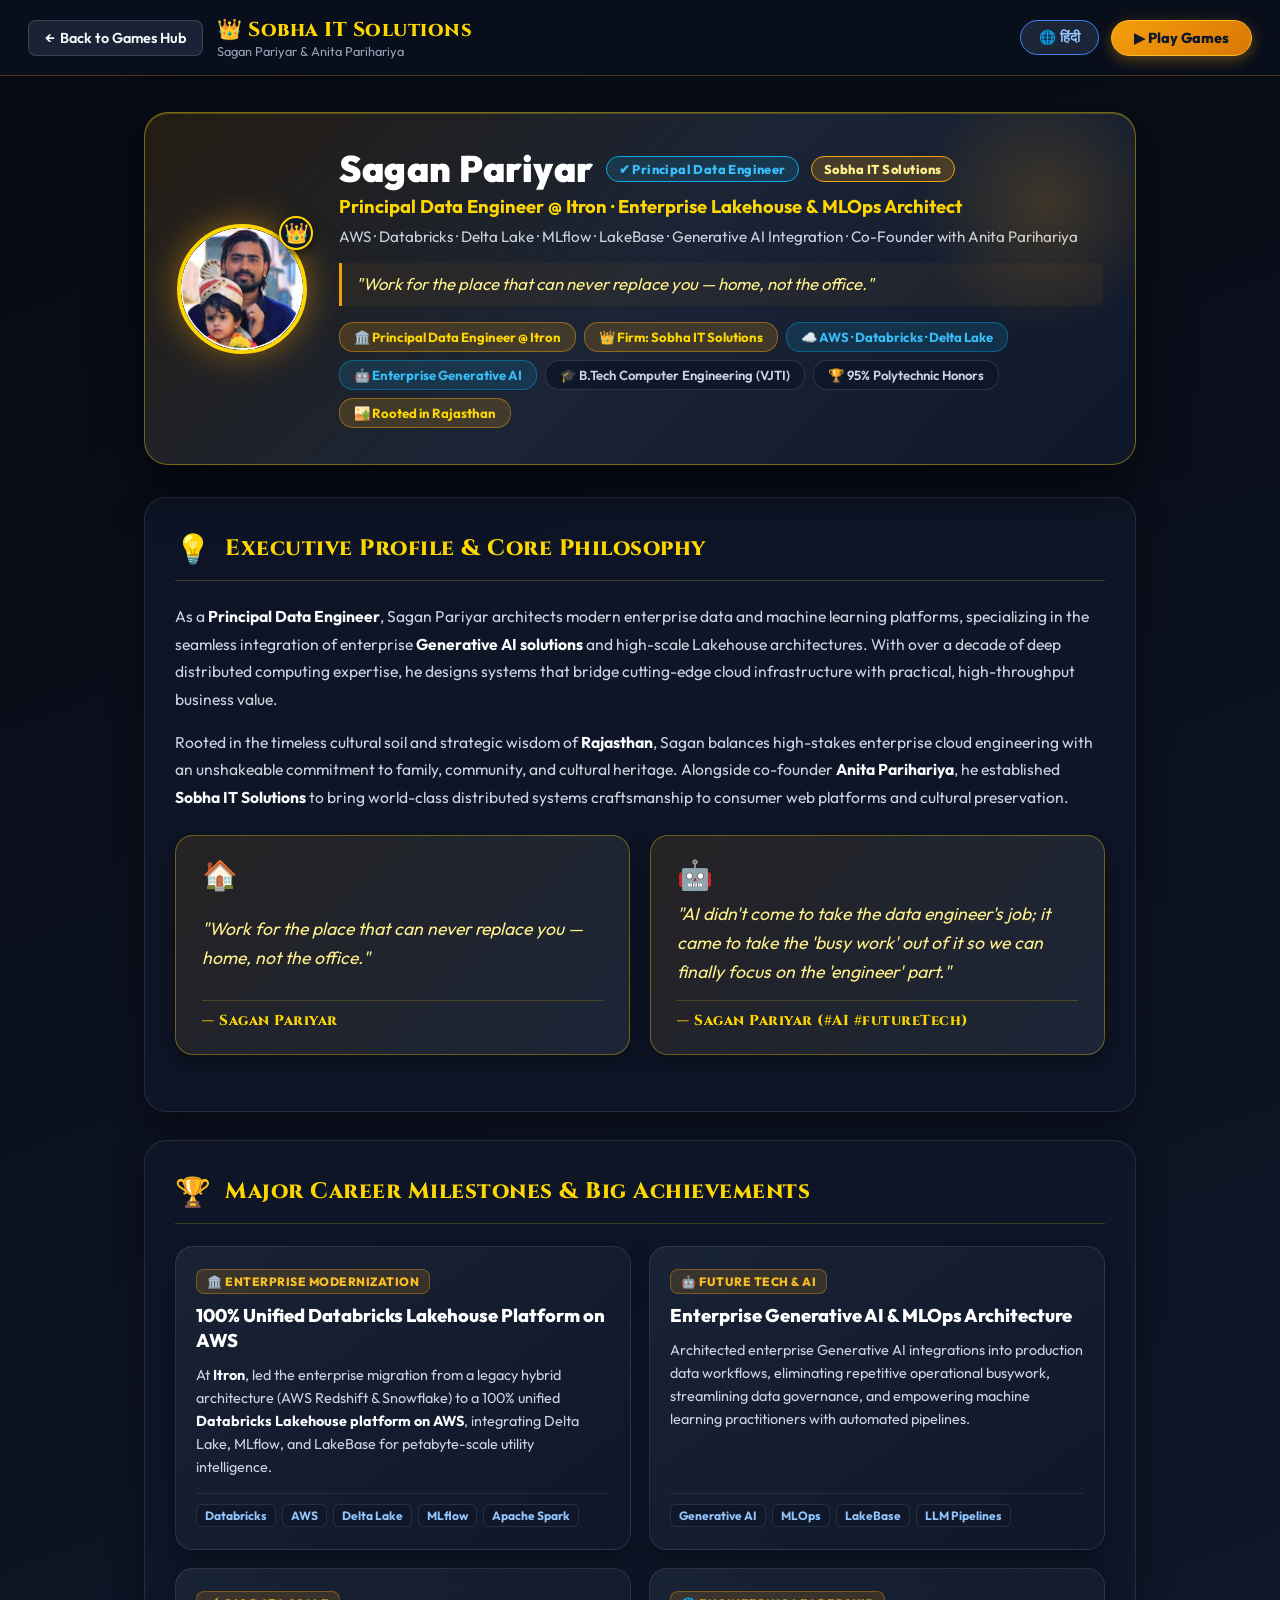
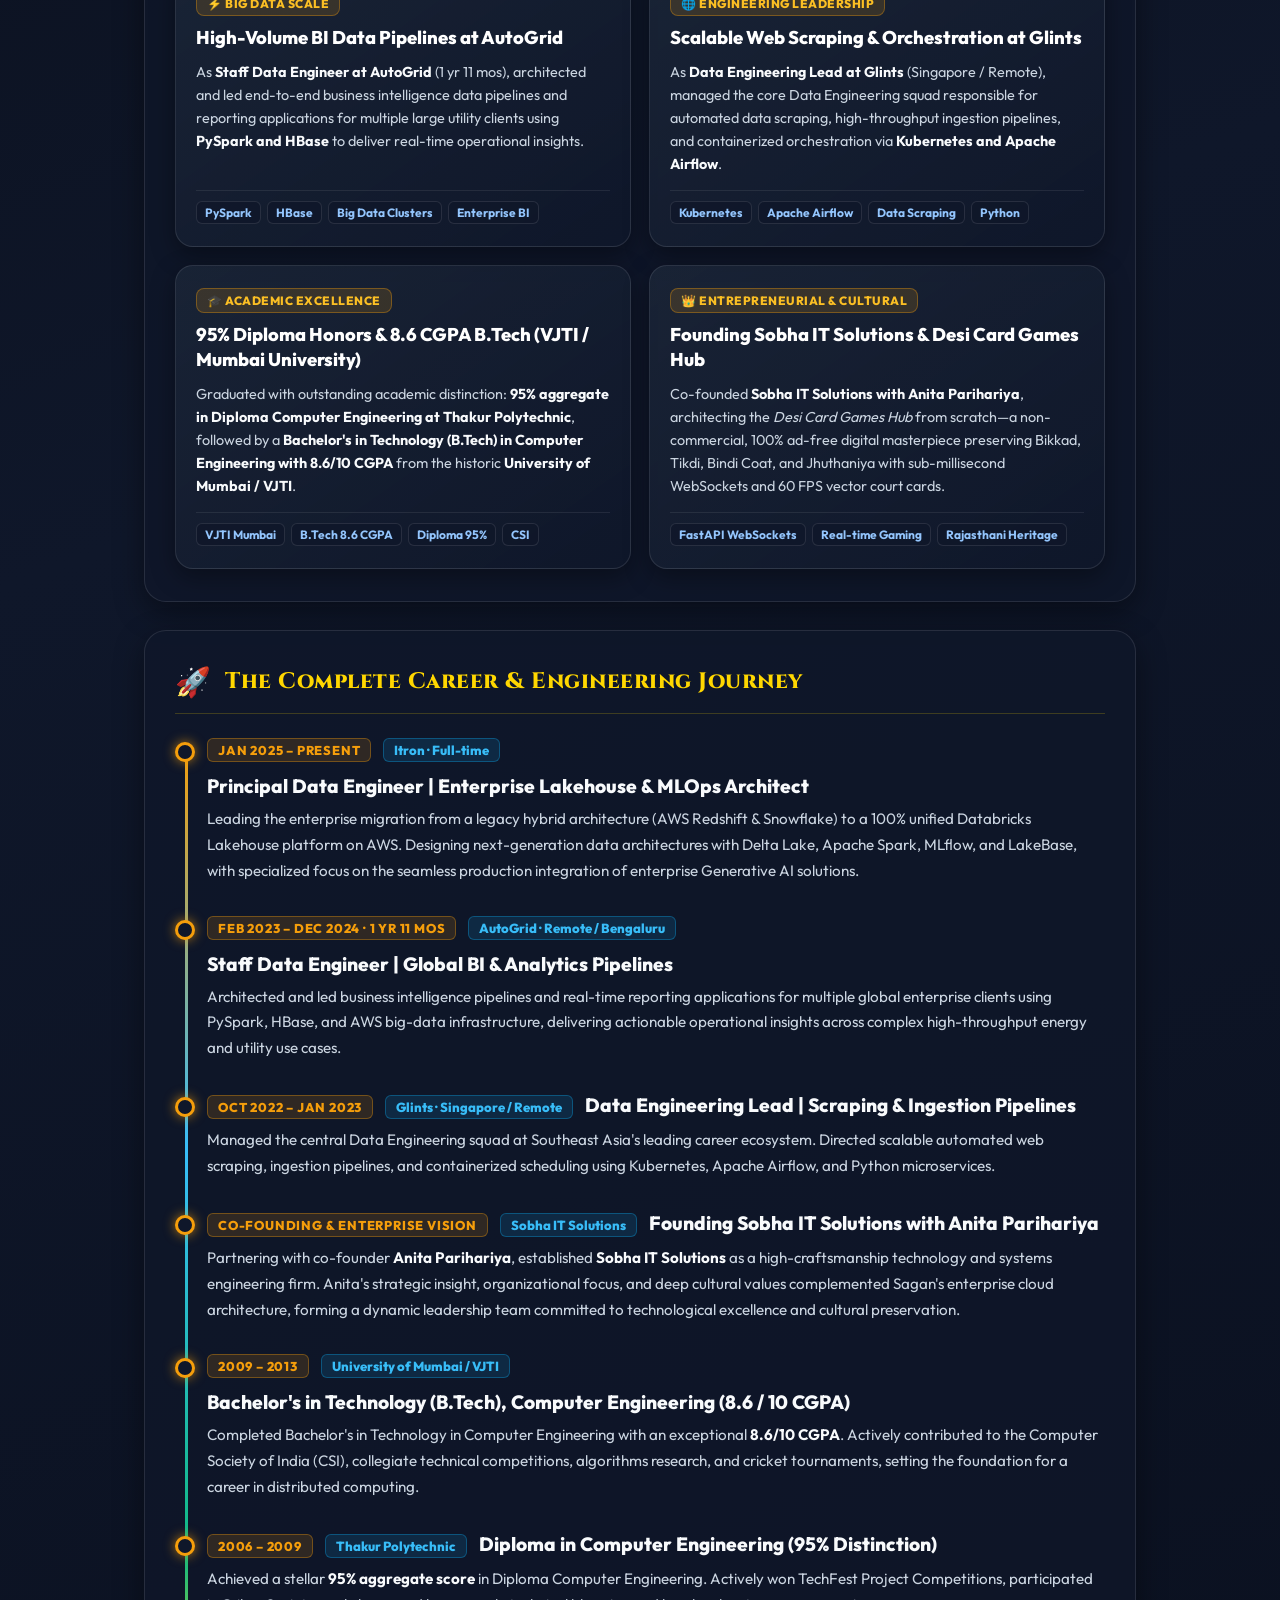
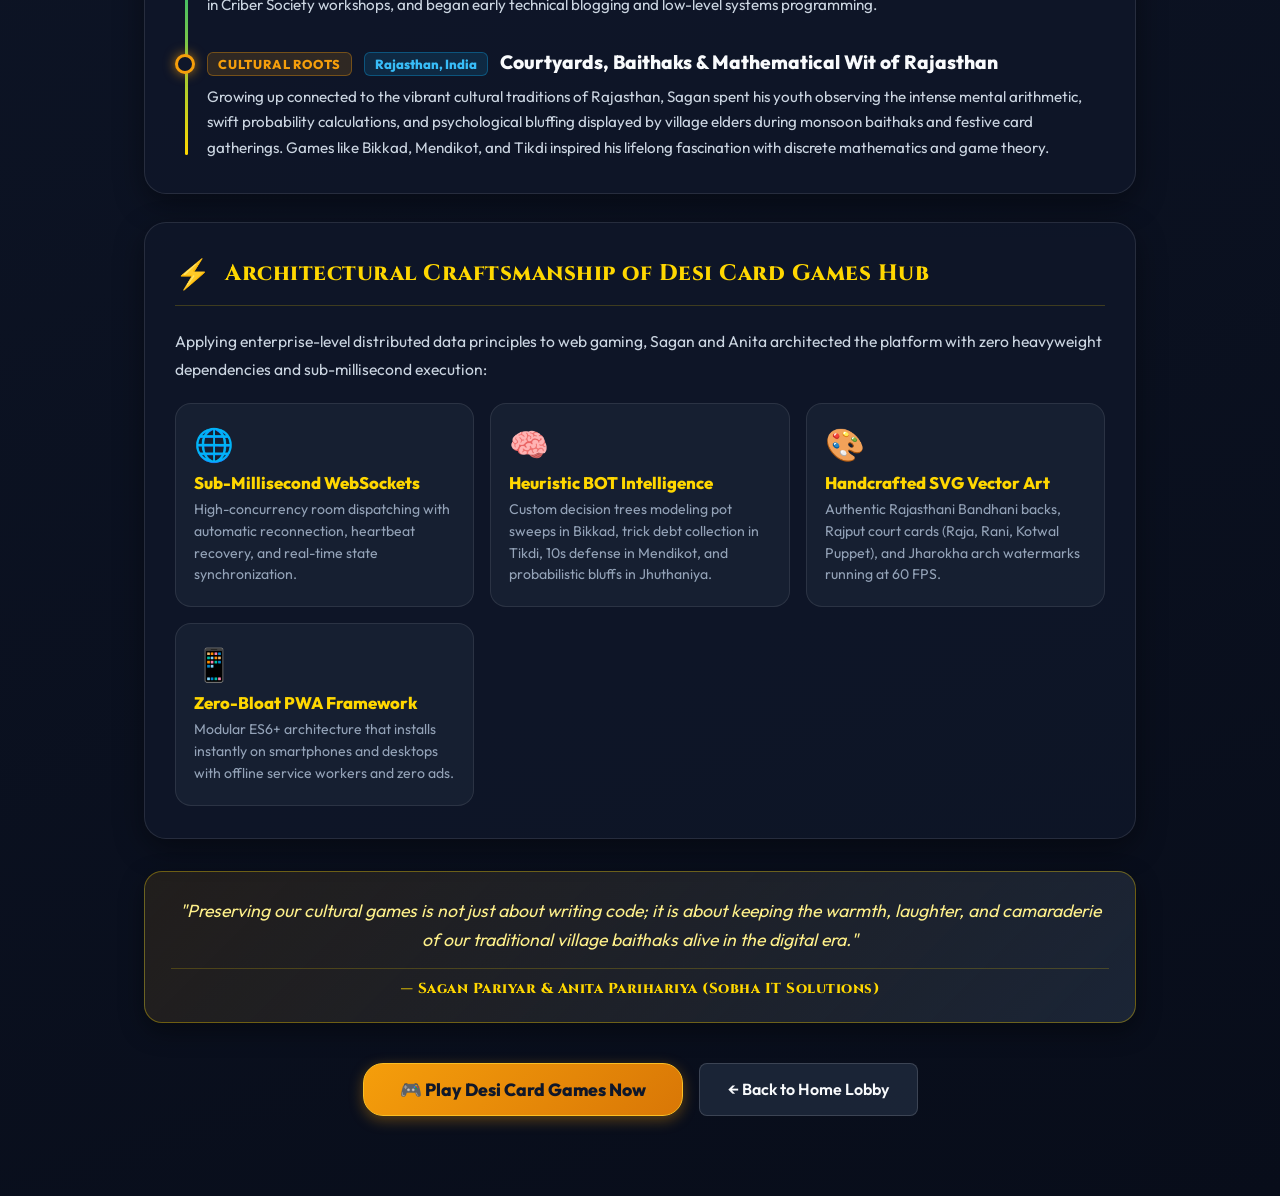
<file: frontend/about.html>
<!DOCTYPE html>
<html lang="en">
<head>
    <meta charset="UTF-8">
    <meta name="viewport" content="width=device-width, initial-scale=1.0, maximum-scale=1.0, user-scalable=no">
    <title>Sagan Pariyar - Principal Data Engineer &amp; Co-Founder | Sobha IT Solutions</title>
    <link rel="icon" type="image/svg+xml" href="favicon.svg">
    <link rel="stylesheet" href="style.css?v=36">
    <link rel="preconnect" href="https://fonts.googleapis.com">
    <link rel="preconnect" href="https://fonts.gstatic.com" crossorigin>
    <link href="https://fonts.googleapis.com/css2?family=Cinzel:wght@600;700;800;900&family=Outfit:wght@300;400;500;600;700;800&display=swap" rel="stylesheet">
    <meta name="theme-color" content="#0f172a">
    <style>
        body {
            font-family: 'Outfit', -apple-system, BlinkMacSystemFont, "Segoe UI", Roboto, sans-serif;
            background: linear-gradient(160deg, #070a12 0%, #0f172a 45%, #080d1a 100%);
            color: #e2e8f0;
            margin: 0;
            padding: 0;
            min-height: 100vh;
        }

        .about-standalone-navbar {
            display: flex;
            align-items: center;
            justify-content: space-between;
            gap: 16px;
            padding: 16px 28px;
            background: rgba(10, 15, 29, 0.88);
            border-bottom: 1px solid rgba(245, 158, 11, 0.25);
            backdrop-filter: blur(14px);
            position: sticky;
            top: 0;
            z-index: 100;
        }

        .about-nav-left {
            display: flex;
            align-items: center;
            gap: 14px;
        }

        .btn-nav-back {
            display: inline-flex;
            align-items: center;
            gap: 6px;
            padding: 8px 16px;
            background: rgba(30, 41, 59, 0.85);
            border: 1px solid rgba(255, 255, 255, 0.15);
            border-radius: 8px;
            color: #f8fafc;
            text-decoration: none;
            font-size: 0.9rem;
            font-weight: 600;
            transition: all 0.2s ease;
        }
        .btn-nav-back:hover {
            background: #1e293b;
            border-color: #f59e0b;
            color: #fbbf24;
            transform: translateX(-2px);
        }

        .about-nav-brand {
            display: flex;
            flex-direction: column;
        }
        .about-nav-firm-name {
            font-family: 'Cinzel', serif;
            font-size: 1.25rem;
            font-weight: 800;
            color: #ffd700;
            letter-spacing: 0.5px;
            display: flex;
            align-items: center;
            gap: 8px;
        }
        .about-nav-firm-sub {
            font-size: 0.8rem;
            color: #94a3b8;
        }

        .about-nav-actions {
            display: flex;
            align-items: center;
            gap: 12px;
        }

        .btn-lang-pill {
            padding: 8px 18px;
            background: rgba(30, 41, 59, 0.9);
            border: 1px solid #3b82f6;
            border-radius: 20px;
            color: #93c5fd;
            font-weight: 700;
            font-size: 0.85rem;
            cursor: pointer;
            transition: all 0.2s ease;
        }
        .btn-lang-pill:hover {
            background: #2563eb;
            color: #fff;
            box-shadow: 0 0 12px rgba(59, 130, 246, 0.5);
        }

        .btn-nav-play {
            display: inline-flex;
            align-items: center;
            gap: 6px;
            padding: 8px 22px;
            background: linear-gradient(135deg, #f59e0b, #d97706);
            border: 1px solid #fbbf24;
            border-radius: 20px;
            color: #0f172a;
            font-weight: 800;
            font-size: 0.9rem;
            text-decoration: none;
            box-shadow: 0 4px 14px rgba(245, 158, 11, 0.35);
            transition: all 0.2s ease;
        }
        .btn-nav-play:hover {
            transform: translateY(-1px);
            box-shadow: 0 6px 20px rgba(245, 158, 11, 0.6);
            color: #000;
        }

        .about-main-container {
            max-width: 1040px;
            margin: 0 auto;
            padding: 36px 24px 80px;
        }

        /* Hero Banner */
        .dev-hero-section {
            background: linear-gradient(135deg, rgba(245, 158, 11, 0.12) 0%, rgba(30, 41, 59, 0.85) 50%, rgba(15, 23, 42, 0.98) 100%);
            border: 1.5px solid rgba(255, 215, 0, 0.4);
            border-radius: 24px;
            padding: 36px 32px;
            box-shadow: 0 20px 50px rgba(0, 0, 0, 0.6), inset 0 1px 0 rgba(255, 215, 0, 0.25);
            margin-bottom: 32px;
            position: relative;
            overflow: hidden;
        }
        .dev-hero-section::before {
            content: "";
            position: absolute;
            top: -40px;
            right: -40px;
            width: 260px;
            height: 260px;
            background: radial-gradient(circle, rgba(245, 158, 11, 0.18) 0%, transparent 70%);
            pointer-events: none;
        }

        .dev-hero-top {
            display: flex;
            align-items: center;
            gap: 32px;
            flex-wrap: wrap;
        }

        .dev-avatar-container {
            position: relative;
            flex-shrink: 0;
        }
        .dev-avatar-wrap {
            width: 130px;
            height: 130px;
            border-radius: 50%;
            border: 4px solid #ffd700;
            box-shadow: 0 0 35px rgba(245, 158, 11, 0.5);
            overflow: hidden;
            background: #0f172a;
            display: flex;
            align-items: center;
            justify-content: center;
        }
        .dev-avatar-img {
            width: 100%;
            height: 100%;
            object-fit: cover;
            display: block;
        }
        .dev-avatar-crown-badge {
            position: absolute;
            top: -8px;
            right: -6px;
            font-size: 20px;
            background: #0f172a;
            border: 2px solid #ffd700;
            border-radius: 50%;
            width: 34px;
            height: 34px;
            display: flex;
            align-items: center;
            justify-content: center;
            box-shadow: 0 4px 12px rgba(0, 0, 0, 0.7);
        }

        .dev-hero-details {
            flex: 1;
            min-width: 280px;
        }
        .dev-name-row {
            display: flex;
            align-items: center;
            gap: 12px;
            flex-wrap: wrap;
            margin-bottom: 6px;
        }
        .dev-main-name {
            font-size: 2.3rem;
            font-weight: 900;
            color: #ffffff;
            letter-spacing: 0.5px;
            line-height: 1.1;
            margin: 0;
        }
        .dev-verified-pill {
            background: rgba(14, 165, 233, 0.15);
            border: 1px solid #0ea5e9;
            color: #38bdf8;
            padding: 4px 12px;
            border-radius: 20px;
            font-size: 0.8rem;
            font-weight: 800;
            letter-spacing: 0.4px;
            display: inline-flex;
            align-items: center;
            gap: 4px;
        }
        .dev-firm-pill {
            background: rgba(245, 158, 11, 0.2);
            border: 1px solid #f59e0b;
            color: #fef08a;
            padding: 4px 12px;
            border-radius: 20px;
            font-size: 0.8rem;
            font-weight: 800;
            letter-spacing: 0.5px;
        }

        .dev-role-title {
            font-size: 1.15rem;
            font-weight: 700;
            color: #ffd700;
            margin-bottom: 8px;
        }
        .dev-role-sub {
            font-size: 0.95rem;
            color: #cbd5e1;
            margin-bottom: 14px;
            line-height: 1.5;
        }
        .dev-quote-lead {
            font-size: 1.05rem;
            color: #fef08a;
            line-height: 1.6;
            font-style: italic;
            border-left: 3px solid #f59e0b;
            padding-left: 14px;
            margin-bottom: 16px;
            background: rgba(245, 158, 11, 0.05);
            border-radius: 0 8px 8px 0;
            padding: 8px 14px;
        }

        .dev-tags-row {
            display: flex;
            flex-wrap: wrap;
            gap: 8px;
        }
        .dev-tag-pill {
            display: inline-flex;
            align-items: center;
            gap: 6px;
            background: rgba(15, 23, 42, 0.85);
            border: 1px solid rgba(255, 255, 255, 0.12);
            padding: 6px 14px;
            border-radius: 14px;
            font-size: 0.82rem;
            font-weight: 600;
            color: #cbd5e1;
        }
        .dev-tag-gold {
            background: rgba(245, 158, 11, 0.18);
            border-color: rgba(245, 158, 11, 0.45);
            color: #ffd700;
            font-weight: 700;
        }
        .dev-tag-blue {
            background: rgba(14, 165, 233, 0.15);
            border-color: rgba(14, 165, 233, 0.4);
            color: #38bdf8;
            font-weight: 700;
        }

        /* Content Sections */
        .content-card {
            background: rgba(15, 23, 42, 0.8);
            border: 1px solid rgba(255, 255, 255, 0.1);
            border-radius: 22px;
            padding: 32px 30px;
            margin-bottom: 28px;
            box-shadow: 0 10px 30px rgba(0, 0, 0, 0.4);
        }
        .section-header {
            display: flex;
            align-items: center;
            gap: 14px;
            margin-bottom: 22px;
            padding-bottom: 14px;
            border-bottom: 1px solid rgba(255, 215, 0, 0.2);
        }
        .section-icon {
            font-size: 1.8rem;
        }
        .section-title {
            font-family: 'Cinzel', serif;
            font-size: 1.4rem;
            font-weight: 800;
            color: #ffd700;
            margin: 0;
            letter-spacing: 0.5px;
        }

        p {
            line-height: 1.75;
            color: #cbd5e1;
            font-size: 0.98rem;
            margin-top: 0;
            margin-bottom: 16px;
        }
        p strong {
            color: #f8fafc;
        }

        /* Big Achievements Grid */
        .achievements-grid {
            display: grid;
            grid-template-columns: repeat(auto-fit, minmax(300px, 1fr));
            gap: 18px;
            margin-top: 20px;
        }
        .achievement-card {
            background: linear-gradient(145deg, rgba(30, 41, 59, 0.7) 0%, rgba(15, 23, 42, 0.9) 100%);
            border: 1.5px solid rgba(255, 255, 255, 0.1);
            border-radius: 18px;
            padding: 22px 20px;
            box-shadow: 0 8px 24px rgba(0, 0, 0, 0.35);
            display: flex;
            flex-direction: column;
            transition: all 0.25s ease;
            position: relative;
            overflow: hidden;
        }
        .achievement-card:hover {
            transform: translateY(-4px);
            border-color: rgba(245, 158, 11, 0.5);
            box-shadow: 0 14px 34px rgba(245, 158, 11, 0.18);
        }
        .achieve-badge {
            display: inline-block;
            align-self: flex-start;
            padding: 4px 10px;
            background: rgba(245, 158, 11, 0.15);
            border: 1px solid rgba(245, 158, 11, 0.35);
            border-radius: 8px;
            font-size: 0.75rem;
            font-weight: 800;
            color: #fbbf24;
            text-transform: uppercase;
            letter-spacing: 0.5px;
            margin-bottom: 10px;
        }
        .achieve-title {
            font-size: 1.15rem;
            font-weight: 800;
            color: #ffffff;
            margin: 0 0 10px 0;
            line-height: 1.35;
        }
        .achieve-desc {
            font-size: 0.9rem;
            line-height: 1.6;
            color: #cbd5e1;
            margin: 0 0 14px 0;
            flex-grow: 1;
        }
        .achieve-tech-tags {
            display: flex;
            flex-wrap: wrap;
            gap: 6px;
            margin-top: auto;
            padding-top: 10px;
            border-top: 1px solid rgba(255, 255, 255, 0.08);
        }
        .achieve-tech-tags span {
            background: rgba(15, 23, 42, 0.8);
            border: 1px solid rgba(255, 255, 255, 0.1);
            color: #93c5fd;
            font-size: 0.75rem;
            font-weight: 700;
            padding: 3px 8px;
            border-radius: 6px;
        }

        /* Journey Timeline */
        .journey-timeline {
            position: relative;
            padding-left: 32px;
            margin-top: 24px;
        }
        .journey-timeline::before {
            content: "";
            position: absolute;
            top: 6px;
            bottom: 6px;
            left: 10px;
            width: 3px;
            background: linear-gradient(180deg, #f59e0b 0%, #38bdf8 40%, #10b981 80%, #ffd700 100%);
            border-radius: 2px;
        }

        .timeline-item {
            position: relative;
            margin-bottom: 32px;
        }
        .timeline-item:last-child {
            margin-bottom: 0;
        }
        .timeline-dot {
            position: absolute;
            left: -32px;
            top: 4px;
            width: 20px;
            height: 20px;
            border-radius: 50%;
            background: #0f172a;
            border: 3.5px solid #f59e0b;
            box-shadow: 0 0 12px rgba(245, 158, 11, 0.7);
        }
        .timeline-header {
            display: flex;
            align-items: baseline;
            gap: 12px;
            flex-wrap: wrap;
            margin-bottom: 8px;
        }
        .timeline-era {
            font-size: 0.8rem;
            font-weight: 800;
            text-transform: uppercase;
            letter-spacing: 0.8px;
            color: #f59e0b;
            background: rgba(245, 158, 11, 0.14);
            padding: 3px 10px;
            border-radius: 6px;
            border: 1px solid rgba(245, 158, 11, 0.35);
        }
        .timeline-company-pill {
            font-size: 0.82rem;
            font-weight: 800;
            color: #38bdf8;
            background: rgba(14, 165, 233, 0.14);
            padding: 3px 10px;
            border-radius: 6px;
            border: 1px solid rgba(14, 165, 233, 0.35);
        }
        .timeline-title {
            font-size: 1.2rem;
            font-weight: 800;
            color: #f8fafc;
        }
        .timeline-body {
            font-size: 0.95rem;
            line-height: 1.7;
            color: #cbd5e1;
            margin: 0;
        }

        /* Quotes & Philosophy */
        .quotes-container {
            display: grid;
            grid-template-columns: repeat(auto-fit, minmax(300px, 1fr));
            gap: 20px;
            margin: 24px 0;
        }
        .quote-box {
            background: linear-gradient(135deg, rgba(245, 158, 11, 0.1) 0%, rgba(30, 41, 59, 0.85) 100%);
            border: 1.5px solid rgba(255, 215, 0, 0.35);
            border-radius: 18px;
            padding: 24px 26px;
            box-shadow: 0 8px 24px rgba(0, 0, 0, 0.4);
            display: flex;
            flex-direction: column;
            justify-content: space-between;
        }
        .quote-icon {
            font-size: 1.8rem;
            margin-bottom: 10px;
            line-height: 1;
        }
        .quote-text {
            font-size: 1.1rem;
            font-style: italic;
            color: #fef08a;
            line-height: 1.65;
            margin-bottom: 14px;
        }
        .quote-author {
            font-family: 'Cinzel', serif;
            font-size: 0.9rem;
            font-weight: 800;
            color: #ffd700;
            letter-spacing: 0.5px;
            border-top: 1px solid rgba(255, 215, 0, 0.2);
            padding-top: 10px;
        }

        /* Tech Grid */
        .tech-pillars-grid {
            display: grid;
            grid-template-columns: repeat(auto-fit, minmax(230px, 1fr));
            gap: 16px;
            margin-top: 20px;
        }
        .pillar-card {
            background: rgba(30, 41, 59, 0.55);
            border: 1px solid rgba(255, 255, 255, 0.09);
            border-radius: 16px;
            padding: 20px 18px;
            transition: transform 0.2s ease, border-color 0.2s ease;
        }
        .pillar-card:hover {
            transform: translateY(-3px);
            border-color: rgba(245, 158, 11, 0.45);
            background: rgba(30, 41, 59, 0.8);
        }
        .pillar-icon {
            font-size: 2rem;
            margin-bottom: 8px;
            display: block;
        }
        .pillar-name {
            font-size: 1.05rem;
            font-weight: 800;
            color: #ffd700;
            margin-bottom: 6px;
        }
        .pillar-desc {
            font-size: 0.88rem;
            line-height: 1.55;
            color: #94a3b8;
            margin: 0;
        }

        .bottom-action-bar {
            display: flex;
            justify-content: center;
            gap: 16px;
            flex-wrap: wrap;
            margin-top: 40px;
        }

        /* Bilingual Toggle */
        .body-lang-en .text-hi { display: none !important; }
        .body-lang-hi .text-en { display: none !important; }

        @media (max-width: 768px) {
            .about-standalone-navbar {
                padding: 12px 16px;
            }
            .dev-hero-section {
                padding: 24px 18px;
            }
            .dev-hero-top {
                gap: 20px;
            }
            .dev-main-name {
                font-size: 1.8rem;
            }
            .content-card {
                padding: 24px 18px;
            }
            .achievements-grid {
                grid-template-columns: 1fr;
            }
        }
    </style>
</head>
<body class="body-lang-en" id="about-page-body">

    <!-- Top Sticky Navigation -->
    <header class="about-standalone-navbar">
        <div class="about-nav-left">
            <a href="index.html" onclick="returnToHub(); return false;" class="btn-nav-back" title="Return to Desi Card Games Hub">
                ← <span>Back to Games Hub</span>
            </a>
            <div class="about-nav-brand">
                <div class="about-nav-firm-name">
                    <span>👑 Sobha IT Solutions</span>
                </div>
                <div class="about-nav-firm-sub">
                    <span>Sagan Pariyar &amp; Anita Parihariya</span>
                </div>
            </div>
        </div>
        <div class="about-nav-actions">
            <button class="btn-lang-pill" id="btn-about-lang-switch" onclick="toggleStandaloneAboutLang()">
                <span class="text-en">🌐 हिंदी</span>
                <span class="text-hi">🌐 English</span>
            </button>
            <a href="index.html" onclick="returnToHub(); return false;" class="btn-nav-play">
                ▶ Play Games
            </a>
        </div>
    </header>

    <main class="about-main-container">

        <!-- Hero Section: Developer & Firm -->
        <section class="dev-hero-section">
            <div class="dev-hero-top">
                <div class="dev-avatar-container">
                    <div class="dev-avatar-wrap">
                        <img src="assets/sagan-profile.png" alt="Sagan Pariyar - Principal Data Engineer" class="dev-avatar-img">
                    </div>
                    <span class="dev-avatar-crown-badge">👑</span>
                </div>
                <div class="dev-hero-details">
                    <div class="dev-name-row">
                        <h1 class="dev-main-name">Sagan Pariyar</h1>
                        <span class="dev-verified-pill">✔ Principal Data Engineer</span>
                        <span class="dev-firm-pill">Sobha IT Solutions</span>
                    </div>
                    <div class="dev-role-title">
                        <span>Principal Data Engineer @ Itron · Enterprise Lakehouse &amp; MLOps Architect</span>
                    </div>
                    <div class="dev-role-sub text-en">
                        AWS · Databricks · Delta Lake · MLflow · LakeBase · Generative AI Integration · Co-Founder with Anita Parihariya
                    </div>
                    <div class="dev-role-sub text-hi">
                        एडब्ल्यूएस · डेटाब्रिक्स · डेल्टा लेक · एमएलफ्लो · जेनेरेटिव एआई · सह-संस्थापक (अनिता परिहारिया के साथ)
                    </div>
                    <div class="dev-quote-lead text-en">
                        "Work for the place that can never replace you — home, not the office."
                    </div>
                    <div class="dev-quote-lead text-hi">
                        "उस जगह के लिए काम करो जो तुम्हें कभी नहीं बदल सकती — तुम्हारा घर, न कि सिर्फ ऑफिस।"
                    </div>
                    <div class="dev-tags-row">
                        <span class="dev-tag-pill dev-tag-gold">🏛️ Principal Data Engineer @ Itron</span>
                        <span class="dev-tag-pill dev-tag-gold">👑 Firm: Sobha IT Solutions</span>
                        <span class="dev-tag-pill dev-tag-blue">☁️ AWS · Databricks · Delta Lake</span>
                        <span class="dev-tag-pill dev-tag-blue">🤖 Enterprise Generative AI</span>
                        <span class="dev-tag-pill">🎓 B.Tech Computer Engineering (VJTI)</span>
                        <span class="dev-tag-pill">🏆 95% Polytechnic Honors</span>
                        <span class="dev-tag-pill dev-tag-gold">🏜️ Rooted in Rajasthan</span>
                    </div>
                </div>
            </div>
        </section>

        <!-- Executive About & Core Philosophy -->
        <section class="content-card">
            <div class="section-header">
                <span class="section-icon">💡</span>
                <h2 class="section-title text-en">Executive Profile &amp; Core Philosophy</h2>
                <h2 class="section-title text-hi">प्रोफाइल सारांश एवं मुख्य दृष्टिकोण</h2>
            </div>
            <div class="text-en">
                <p>
                    As a <strong>Principal Data Engineer</strong>, Sagan Pariyar architects modern enterprise data and machine learning platforms, specializing in the seamless integration of enterprise <strong>Generative AI solutions</strong> and high-scale Lakehouse architectures. With over a decade of deep distributed computing expertise, he designs systems that bridge cutting-edge cloud infrastructure with practical, high-throughput business value.
                </p>
                <p>
                    Rooted in the timeless cultural soil and strategic wisdom of <strong>Rajasthan</strong>, Sagan balances high-stakes enterprise cloud engineering with an unshakeable commitment to family, community, and cultural heritage. Alongside co-founder <strong>Anita Parihariya</strong>, he established <strong>Sobha IT Solutions</strong> to bring world-class distributed systems craftsmanship to consumer web platforms and cultural preservation.
                </p>
            </div>
            <div class="text-hi">
                <p>
                    <strong>प्रिंसिपल डेटा इंजीनियर</strong> के रूप में, सगन परिहारिया आधुनिक एंटरप्राइज डेटा और मशीन लर्निंग प्लेटफॉर्म्स का निर्माण करते हैं, जिसमें <strong>जेनेरेटिव एआई (Generative AI)</strong> सॉल्यूशंस और बड़े पैमाने के लेकहाउस आर्किटेक्चर का सहज एकीकरण शामिल है। एक दशक से अधिक के अनुभव के साथ, वे क्लाउड इन्फ्रास्ट्रक्चर को उच्च व्यावसायिक दक्षता से जोड़ते हैं।
                </p>
                <p>
                    वीरधरा <strong>राजस्थान</strong> की समृद्ध संस्कृति और रणनीतिक सूझ-बूझ से जुड़े सगन परिहारिया अत्याधुनिक तकनीक के साथ-साथ परिवार और सांस्कृतिक मूल्यों को सर्वोच्च प्राथमिकता देते हैं। अपनी सह-संस्थापक <strong>अनिता परिहारिया</strong> के साथ मिलकर उन्होंने <strong>शोभा आईटी सॉल्यूशंस (Sobha IT Solutions)</strong> की नींव रखी, जिसका उद्देश्य भारतीय सांस्कृतिक विरासतों को आधुनिक रियल-टाइम तकनीक से सहेजना है।
                </p>
            </div>

            <!-- Featured Quotes Grid -->
            <div class="quotes-container">
                <div class="quote-box">
                    <span class="quote-icon">🏠</span>
                    <div class="quote-text text-en">
                        "Work for the place that can never replace you — home, not the office."
                    </div>
                    <div class="quote-text text-hi">
                        "उस जगह के लिए काम करो जो तुम्हें कभी नहीं बदल सकती — तुम्हारा घर, न कि सिर्फ ऑफिस।"
                    </div>
                    <div class="quote-author">— Sagan Pariyar</div>
                </div>

                <div class="quote-box">
                    <span class="quote-icon">🤖</span>
                    <div class="quote-text text-en">
                        "AI didn't come to take the data engineer's job; it came to take the 'busy work' out of it so we can finally focus on the 'engineer' part."
                    </div>
                    <div class="quote-text text-hi">
                        "एआई डेटा इंजीनियर की नौकरी लेने नहीं आया; यह काम के गैर-जरूरी बोझ को हटाने आया है ताकि हम वास्तविक 'इंजीनियरिंग' पर ध्यान दे सकें।"
                    </div>
                    <div class="quote-author">— Sagan Pariyar (#AI #futureTech)</div>
                </div>
            </div>
        </section>

        <!-- Big Achievements Grid -->
        <section class="content-card">
            <div class="section-header">
                <span class="section-icon">🏆</span>
                <h2 class="section-title text-en">Major Career Milestones &amp; Big Achievements</h2>
                <h2 class="section-title text-hi">प्रमुख उपलब्धियां एवं तकनीकी मील के पत्थर</h2>
            </div>
            
            <div class="achievements-grid">
                
                <!-- Achievement 1: Itron Databricks Lakehouse Migration -->
                <div class="achievement-card">
                    <div class="achieve-badge">🏛️ Enterprise Modernization</div>
                    <h3 class="achieve-title text-en">100% Unified Databricks Lakehouse Platform on AWS</h3>
                    <h3 class="achieve-title text-hi">AWS पर 100% एकीकृत डेटाब्रिक्स लेकहाउस माइग्रेशन</h3>
                    <p class="achieve-desc text-en">
                        At <strong>Itron</strong>, led the enterprise migration from a legacy hybrid architecture (AWS Redshift &amp; Snowflake) to a 100% unified <strong>Databricks Lakehouse platform on AWS</strong>, integrating Delta Lake, MLflow, and LakeBase for petabyte-scale utility intelligence.
                    </p>
                    <p class="achieve-desc text-hi">
                        <strong>Itron में प्रिंसिपल डेटा इंजीनियर</strong> के रूप में, पुराने हाइब्रिड आर्किटेक्चर (AWS Redshift और Snowflake) को AWS पर 100% एकीकृत <strong>Databricks Lakehouse</strong> में सफलतापूर्वक माइग्रेट करने का नेतृत्व किया।
                    </p>
                    <div class="achieve-tech-tags">
                        <span>Databricks</span><span>AWS</span><span>Delta Lake</span><span>MLflow</span><span>Apache Spark</span>
                    </div>
                </div>

                <!-- Achievement 2: Generative AI & MLOps -->
                <div class="achievement-card">
                    <div class="achieve-badge">🤖 Future Tech &amp; AI</div>
                    <h3 class="achieve-title text-en">Enterprise Generative AI &amp; MLOps Architecture</h3>
                    <h3 class="achieve-title text-hi">एंटरप्राइज जेनेरेटिव एआई एवं एमएलऑप्स आर्किटेक्चर</h3>
                    <p class="achieve-desc text-en">
                        Architected enterprise Generative AI integrations into production data workflows, eliminating repetitive operational busywork, streamlining data governance, and empowering machine learning practitioners with automated pipelines.
                    </p>
                    <p class="achieve-desc text-hi">
                        उत्पादन डेटा वर्कफ़्लो में <strong>जेनेरेटिव एआई (Generative AI)</strong> का सफल एकीकरण किया, जिससे दोहराव वाले कार्यों को समाप्त कर इंजीनियरिंग टीमों को उच्च-स्तरीय नवाचार पर केंद्रित किया गया।
                    </p>
                    <div class="achieve-tech-tags">
                        <span>Generative AI</span><span>MLOps</span><span>LakeBase</span><span>LLM Pipelines</span>
                    </div>
                </div>

                <!-- Achievement 3: AutoGrid Global BI Pipelines -->
                <div class="achievement-card">
                    <div class="achieve-badge">⚡ Big Data Scale</div>
                    <h3 class="achieve-title text-en">High-Volume BI Data Pipelines at AutoGrid</h3>
                    <h3 class="achieve-title text-hi">ऑटोग्रिड में बड़े पैमाने के बीआई एनालिटिक्स पाइपलाइन्स</h3>
                    <p class="achieve-desc text-en">
                        As <strong>Staff Data Engineer at AutoGrid</strong> (1 yr 11 mos), architected and led end-to-end business intelligence data pipelines and reporting applications for multiple large utility clients using <strong>PySpark and HBase</strong> to deliver real-time operational insights.
                    </p>
                    <p class="achieve-desc text-hi">
                        <strong>AutoGrid में स्टाफ डेटा इंजीनियर</strong> के रूप में, विश्वस्तरीय क्लाइंट्स के लिए PySpark और HBase पर आधारित हाई-थ्रूपुट बीआई डेटा पाइपलाइन्स डिजाइन कीं, जो रियल-टाइम में डेटा प्रोसेसिंग और अंतर्दृष्टि प्रदान करती हैं।
                    </p>
                    <div class="achieve-tech-tags">
                        <span>PySpark</span><span>HBase</span><span>Big Data Clusters</span><span>Enterprise BI</span>
                    </div>
                </div>

                <!-- Achievement 4: Glints Data Ingestion & Scraping -->
                <div class="achievement-card">
                    <div class="achieve-badge">🌐 Engineering Leadership</div>
                    <h3 class="achieve-title text-en">Scalable Web Scraping &amp; Orchestration at Glints</h3>
                    <h3 class="achieve-title text-hi">ग्लिंट्स में स्केलेबल डेटा स्क्रैपिंग एवं ऑर्केस्ट्रेशन</h3>
                    <p class="achieve-desc text-en">
                        As <strong>Data Engineering Lead at Glints</strong> (Singapore / Remote), managed the core Data Engineering squad responsible for automated data scraping, high-throughput ingestion pipelines, and containerized orchestration via <strong>Kubernetes and Apache Airflow</strong>.
                    </p>
                    <p class="achieve-desc text-hi">
                        <strong>Glints (सिंगापुर) में डेटा इंजीनियरिंग लीड</strong> के रूप में, कुबेरनेट्स (Kubernetes) और अपाचे एयरफ्लो (Airflow) पर आधारित हाई-थ्रूपुट डेटा स्क्रैपिंग और अंतर्ग्रहण पाइपलाइनों का नेतृत्व किया।
                    </p>
                    <div class="achieve-tech-tags">
                        <span>Kubernetes</span><span>Apache Airflow</span><span>Data Scraping</span><span>Python</span>
                    </div>
                </div>

                <!-- Achievement 5: Academic Distinction -->
                <div class="achievement-card">
                    <div class="achieve-badge">🎓 Academic Excellence</div>
                    <h3 class="achieve-title text-en">95% Diploma Honors &amp; 8.6 CGPA B.Tech (VJTI / Mumbai University)</h3>
                    <h3 class="achieve-title text-hi">95% डिप्लोमा मेरिट एवं 8.6 सीजीपीए बी.टेक (VJTI / मुंबई यूनिवर्सिटी)</h3>
                    <p class="achieve-desc text-en">
                        Graduated with outstanding academic distinction: <strong>95% aggregate in Diploma Computer Engineering at Thakur Polytechnic</strong>, followed by a <strong>Bachelor's in Technology (B.Tech) in Computer Engineering with 8.6/10 CGPA</strong> from the historic <strong>University of Mumbai / VJTI</strong>.
                    </p>
                    <p class="achieve-desc text-hi">
                        कम्प्यूटर इंजीनियरिंग में उत्कृष्ट शैक्षणिक प्रदर्शन—<strong>ठाकुर पॉलिटेक्निक में 95% की शानदार मेरिट</strong> और फिर प्रतिष्ठित <strong>मुंबई विश्वविद्यालय / VJTI से 8.6/10 सीजीपीए</strong> के साथ बी.टेक की डिग्री प्राप्त की।
                    </p>
                    <div class="achieve-tech-tags">
                        <span>VJTI Mumbai</span><span>B.Tech 8.6 CGPA</span><span>Diploma 95%</span><span>CSI</span>
                    </div>
                </div>

                <!-- Achievement 6: Sobha IT Solutions & Desi Card Games -->
                <div class="achievement-card">
                    <div class="achieve-badge">👑 Entrepreneurial &amp; Cultural</div>
                    <h3 class="achieve-title text-en">Founding Sobha IT Solutions &amp; Desi Card Games Hub</h3>
                    <h3 class="achieve-title text-hi">शोभा आईटी सॉल्यूशंस एवं देसी कार्ड गेम्स डिजिटल प्लेटफॉर्म</h3>
                    <p class="achieve-desc text-en">
                        Co-founded <strong>Sobha IT Solutions with Anita Parihariya</strong>, architecting the <em>Desi Card Games Hub</em> from scratch—a non-commercial, 100% ad-free digital masterpiece preserving Bikkad, Tikdi, Bindi Coat, and Jhuthaniya with sub-millisecond WebSockets and 60 FPS vector court cards.
                    </p>
                    <p class="achieve-desc text-hi">
                        <strong>अनिता परिहारिया</strong> के साथ मिलकर <strong>शोभा आईटी सॉल्यूशंस</strong> की स्थापना की और राजस्थान व भारत के पारंपरिक पत्तों के खेलों (बिक्कड़, तिकड़ी, बिंदी कोट, झूठणिया) को आधुनिक रियल-टाइम तकनीक से सहेजने के लिए इस भव्य प्लेटफॉर्म का निर्माण किया।
                    </p>
                    <div class="achieve-tech-tags">
                        <span>FastAPI WebSockets</span><span>Real-time Gaming</span><span>Rajasthani Heritage</span>
                    </div>
                </div>

            </div>
        </section>

        <!-- Professional Journey & Career Timeline -->
        <section class="content-card">
            <div class="section-header">
                <span class="section-icon">🚀</span>
                <h2 class="section-title text-en">The Complete Career &amp; Engineering Journey</h2>
                <h2 class="section-title text-hi">सगन परिहारिया: विस्तृत करियर एवं तकनीकी सफर</h2>
            </div>
            
            <div class="journey-timeline">

                <!-- Milestone 1: Itron -->
                <div class="timeline-item">
                    <div class="timeline-dot"></div>
                    <div class="timeline-header">
                        <span class="timeline-era">Jan 2025 – Present</span>
                        <span class="timeline-company-pill">Itron · Full-time</span>
                        <span class="timeline-title text-en">Principal Data Engineer | Enterprise Lakehouse &amp; MLOps Architect</span>
                        <span class="timeline-title text-hi">प्रिंसिपल डेटा इंजीनियर | एंटरप्राइज लेकहाउस एवं एमएलऑप्स आर्किटेक्ट</span>
                    </div>
                    <p class="timeline-body text-en">
                        Leading the enterprise migration from a legacy hybrid architecture (AWS Redshift &amp; Snowflake) to a 100% unified Databricks Lakehouse platform on AWS. Designing next-generation data architectures with Delta Lake, Apache Spark, MLflow, and LakeBase, with specialized focus on the seamless production integration of enterprise Generative AI solutions.
                    </p>
                    <p class="timeline-body text-hi">
                        AWS Redshift और Snowflake के पुराने हाइब्रिड आर्किटेक्चर से AWS पर 100% एकीकृत Databricks Lakehouse प्लेटफॉर्म पर एंटरप्राइज माइग्रेशन का नेतृत्व। Delta Lake, Apache Spark, MLflow और जेनेरेटिव एआई (Generative AI) सॉल्यूशंस के साथ भविष्य के डेटा आर्किटेक्चर का निर्माण।
                    </p>
                </div>

                <!-- Milestone 2: AutoGrid -->
                <div class="timeline-item">
                    <div class="timeline-dot"></div>
                    <div class="timeline-header">
                        <span class="timeline-era">Feb 2023 – Dec 2024 · 1 yr 11 mos</span>
                        <span class="timeline-company-pill">AutoGrid · Remote / Bengaluru</span>
                        <span class="timeline-title text-en">Staff Data Engineer | Global BI &amp; Analytics Pipelines</span>
                        <span class="timeline-title text-hi">स्टाफ डेटा इंजीनियर | ग्लोबल बीआई एवं एनालिटिक्स पाइपलाइन्स</span>
                    </div>
                    <p class="timeline-body text-en">
                        Architected and led business intelligence pipelines and real-time reporting applications for multiple global enterprise clients using PySpark, HBase, and AWS big-data infrastructure, delivering actionable operational insights across complex high-throughput energy and utility use cases.
                    </p>
                    <p class="timeline-body text-hi">
                        PySpark, HBase और AWS पर आधारित एंटरप्राइज बीआई डेटा पाइपलाइनों का निर्माण और नेतृत्व किया, जिसने वैश्विक उपयोगिता ग्राहकों के लिए रीयल-टाइम में डेटा प्रोसेसिंग और महत्वपूर्ण अंतर्दृष्टि प्रदान की।
                    </p>
                </div>

                <!-- Milestone 3: Glints -->
                <div class="timeline-item">
                    <div class="timeline-dot"></div>
                    <div class="timeline-header">
                        <span class="timeline-era">Oct 2022 – Jan 2023</span>
                        <span class="timeline-company-pill">Glints · Singapore / Remote</span>
                        <span class="timeline-title text-en">Data Engineering Lead | Scraping &amp; Ingestion Pipelines</span>
                        <span class="timeline-title text-hi">डेटा इंजीनियरिंग लीड | स्क्रैपिंग एवं अंतर्ग्रहण पाइपलाइन्स</span>
                    </div>
                    <p class="timeline-body text-en">
                        Managed the central Data Engineering squad at Southeast Asia's leading career ecosystem. Directed scalable automated web scraping, ingestion pipelines, and containerized scheduling using Kubernetes, Apache Airflow, and Python microservices.
                    </p>
                    <p class="timeline-body text-hi">
                        दक्षिण पूर्व एशिया के प्रमुख टैलेंट इकोसिस्टम में डेटा इंजीनियरिंग टीम का नेतृत्व। कुबेरनेट्स (Kubernetes), अपाचे एयरफ्लो (Airflow) और पायथन द्वारा बड़े पैमाने पर डेटा अंतर्ग्रहण पाइपलाइनों का कुशल प्रबंधन।
                    </p>
                </div>

                <!-- Milestone 4: Founding Sobha IT Solutions -->
                <div class="timeline-item">
                    <div class="timeline-dot"></div>
                    <div class="timeline-header">
                        <span class="timeline-era">Co-Founding &amp; Enterprise Vision</span>
                        <span class="timeline-company-pill">Sobha IT Solutions</span>
                        <span class="timeline-title text-en">Founding Sobha IT Solutions with Anita Parihariya</span>
                        <span class="timeline-title text-hi">अनिता परिहारिया के साथ शोभा आईटी सॉल्यूशंस की स्थापना</span>
                    </div>
                    <p class="timeline-body text-en">
                        Partnering with co-founder <strong>Anita Parihariya</strong>, established <strong>Sobha IT Solutions</strong> as a high-craftsmanship technology and systems engineering firm. Anita's strategic insight, organizational focus, and deep cultural values complemented Sagan's enterprise cloud architecture, forming a dynamic leadership team committed to technological excellence and cultural preservation.
                    </p>
                    <p class="timeline-body text-hi">
                        सगन परिहारिया और उनकी सह-संस्थापक <strong>अनिता परिहारिया</strong> ने मिलकर <strong>शोभा आईटी सॉल्यूशंस</strong> की स्थापना की। अनिता परिहारिया के रणनीतिक मार्गदर्शन, प्रशासनिक दृढ़ता और सांस्कृतिक मूल्यों ने सगन की तकनीकी विशेषज्ञता को एक नई ऊंचाई दी—जिससे यह फर्म अत्याधुनिक सॉफ्टवेयर समाधानों के साथ सांस्कृतिक सरोकारों को भी पूरा कर रही है।
                    </p>
                </div>

                <!-- Milestone 5: VJTI & Mumbai University -->
                <div class="timeline-item">
                    <div class="timeline-dot"></div>
                    <div class="timeline-header">
                        <span class="timeline-era">2009 – 2013</span>
                        <span class="timeline-company-pill">University of Mumbai / VJTI</span>
                        <span class="timeline-title text-en">Bachelor's in Technology (B.Tech), Computer Engineering (8.6 / 10 CGPA)</span>
                        <span class="timeline-title text-hi">बी.टेक कम्प्यूटर इंजीनियरिंग (8.6 / 10 सीजीपीए)</span>
                    </div>
                    <p class="timeline-body text-en">
                        Completed Bachelor's in Technology in Computer Engineering with an exceptional <strong>8.6/10 CGPA</strong>. Actively contributed to the Computer Society of India (CSI), collegiate technical competitions, algorithms research, and cricket tournaments, setting the foundation for a career in distributed computing.
                    </p>
                    <p class="timeline-body text-hi">
                        कम्प्यूटर इंजीनियरिंग में 8.6/10 सीजीपीए के साथ बी.टेक पूर्ण किया। कम्प्यूटर सोसाइटी ऑफ इंडिया (CSI), तकनीकी प्रतियोगिताओं और खेल गतिविधियों में सक्रिय भागीदारी से तकनीकी और रणनीतिक सोच की गहरी नींव रखी।
                    </p>
                </div>

                <!-- Milestone 6: Thakur Polytechnic -->
                <div class="timeline-item">
                    <div class="timeline-dot"></div>
                    <div class="timeline-header">
                        <span class="timeline-era">2006 – 2009</span>
                        <span class="timeline-company-pill">Thakur Polytechnic</span>
                        <span class="timeline-title text-en">Diploma in Computer Engineering (95% Distinction)</span>
                        <span class="timeline-title text-hi">डिप्लोमा कम्प्यूटर इंजीनियरिंग (95% उत्कृष्ट मेरिट)</span>
                    </div>
                    <p class="timeline-body text-en">
                        Achieved a stellar <strong>95% aggregate score</strong> in Diploma Computer Engineering. Actively won TechFest Project Competitions, participated in Criber Society workshops, and began early technical blogging and low-level systems programming.
                    </p>
                    <p class="timeline-body text-hi">
                        डिप्लोमा कम्प्यूटर इंजीनियरिंग में <strong>95% की ऐतिहासिक मेरिट</strong> प्राप्त की। टेकफेस्ट प्रोजेक्ट प्रतियोगिताओं में पुरस्कार जीते और प्रारंभिक सिस्टम प्रोग्रामिंग में महारत हासिल की।
                    </p>
                </div>

                <!-- Milestone 7: Cultural Roots of Rajasthan -->
                <div class="timeline-item">
                    <div class="timeline-dot"></div>
                    <div class="timeline-header">
                        <span class="timeline-era">Cultural Roots</span>
                        <span class="timeline-company-pill">Rajasthan, India</span>
                        <span class="timeline-title text-en">Courtyards, Baithaks &amp; Mathematical Wit of Rajasthan</span>
                        <span class="timeline-title text-hi">राजस्थान की चौपालें, बैठकें और गणितीय सूझ-बूझ</span>
                    </div>
                    <p class="timeline-body text-en">
                        Growing up connected to the vibrant cultural traditions of Rajasthan, Sagan spent his youth observing the intense mental arithmetic, swift probability calculations, and psychological bluffing displayed by village elders during monsoon baithaks and festive card gatherings. Games like Bikkad, Mendikot, and Tikdi inspired his lifelong fascination with discrete mathematics and game theory.
                    </p>
                    <p class="timeline-body text-hi">
                        राजस्थान की पावन धरा पर पले-बढ़े सगन परिहारिया ने बचपन से ही गांव की चौपालों, चबूतरों और बैठकों में बुजुर्गों को ताश के पत्तों पर तीव्र गणित, दांव-पेंच और रणनीति का अद्भुत प्रदर्शन करते देखा। बिक्कड़, मेंदीकोट और तिकड़ी जैसे खेलों ने उनके मन में कम्प्यूटेशनल सोच की गहरी नींव डाली।
                    </p>
                </div>

            </div>
        </section>

        <!-- Technical Pillars of the Platform -->
        <section class="content-card">
            <div class="section-header">
                <span class="section-icon">⚡</span>
                <h2 class="section-title text-en">Architectural Craftsmanship of Desi Card Games Hub</h2>
                <h2 class="section-title text-hi">देसी कार्ड गेम्स हब के तकनीकी आधार स्तंभ</h2>
            </div>
            <div class="text-en">
                <p>
                    Applying enterprise-level distributed data principles to web gaming, Sagan and Anita architected the platform with zero heavyweight dependencies and sub-millisecond execution:
                </p>
            </div>
            <div class="text-hi">
                <p>
                    एंटरप्राइज-ग्रेड डेटा और सिस्टम सिद्धांतों को गेमिंग में लागू करते हुए, सगन और अनिता परिहारिया ने इस गेमिंग हब को बिना किसी भारी लाइब्रेरी के आधुनिक और तेज गति के साथ तैयार किया:
                </p>
            </div>

            <div class="tech-pillars-grid">
                <div class="pillar-card">
                    <span class="pillar-icon">🌐</span>
                    <div class="pillar-name">Sub-Millisecond WebSockets</div>
                    <p class="pillar-desc text-en">High-concurrency room dispatching with automatic reconnection, heartbeat recovery, and real-time state synchronization.</p>
                    <p class="pillar-desc text-hi">हाई-स्पीड वेबसॉकेट्स द्वारा बिना किसी लैग के लाइव मल्टीप्लेयर तालमेल और ऑटो-रीकनेक्ट सुविधा।</p>
                </div>
                <div class="pillar-card">
                    <span class="pillar-icon">🧠</span>
                    <div class="pillar-name">Heuristic BOT Intelligence</div>
                    <p class="pillar-desc text-en">Custom decision trees modeling pot sweeps in Bikkad, trick debt collection in Tikdi, 10s defense in Mendikot, and probabilistic bluffs in Jhuthaniya.</p>
                    <p class="pillar-desc text-hi">प्रत्येक भारतीय खेल के लिए तैयार की गई स्मार्ट बॉट AI, जो इंसानी चालाकी और रणनीति के साथ खेलती है।</p>
                </div>
                <div class="pillar-card">
                    <span class="pillar-icon">🎨</span>
                    <div class="pillar-name">Handcrafted SVG Vector Art</div>
                    <p class="pillar-desc text-en">Authentic Rajasthani Bandhani backs, Rajput court cards (Raja, Rani, Kotwal Puppet), and Jharokha arch watermarks running at 60 FPS.</p>
                    <p class="pillar-desc text-hi">पारंपरिक राजस्थानी बंधेज और दरबारी शैली में हाथ से तैयार किए गए सुंदर और स्पष्ट वेक्टर कार्ड्स।</p>
                </div>
                <div class="pillar-card">
                    <span class="pillar-icon">📱</span>
                    <div class="pillar-name">Zero-Bloat PWA Framework</div>
                    <p class="pillar-desc text-en">Modular ES6+ architecture that installs instantly on smartphones and desktops with offline service workers and zero ads.</p>
                    <p class="pillar-desc text-hi">हल्का और तेज प्रोग्रेसिव वेब ऐप (PWA) जो बिना ऐप स्टोर जाए सीधे मोबाइल पर इंस्टॉल हो जाता है।</p>
                </div>
            </div>
        </section>

        <!-- Final Dedication Quote Box -->
        <div class="quote-box" style="text-align: center; margin: 32px 0;">
            <div class="quote-text text-en">
                "Preserving our cultural games is not just about writing code; it is about keeping the warmth, laughter, and camaraderie of our traditional village baithaks alive in the digital era."
            </div>
            <div class="quote-text text-hi">
                "हमारे पारंपरिक खेलों को सहेजना सिर्फ कोड लिखना नहीं है; यह हमारे चौपालों और बैठकों की मिठास, हंसी और आपसी भाईचारे को नए युग में जिंदा रखने की एक कोशिश है।"
            </div>
            <div class="quote-author">
                — Sagan Pariyar &amp; Anita Parihariya (Sobha IT Solutions)
            </div>
        </div>

        <!-- Action Links -->
        <div class="bottom-action-bar">
            <a href="index.html" onclick="returnToHub(); return false;" class="btn-nav-play" style="padding: 14px 36px; font-size: 1.1rem;">
                🎮 Play Desi Card Games Now
            </a>
            <a href="index.html" onclick="returnToHub(); return false;" class="btn-nav-back" style="padding: 14px 28px; font-size: 1rem;">
                ← Back to Home Lobby
            </a>
        </div>

    </main>

    <script>
        function returnToHub() {
            if (window.location.pathname.startsWith('/bikkad')) {
                window.location.href = '/bikkad/';
            } else {
                window.location.href = 'index.html';
            }
        }

        function toggleStandaloneAboutLang() {
            const body = document.getElementById('about-page-body');
            if (body.classList.contains('body-lang-en')) {
                body.classList.remove('body-lang-en');
                body.classList.add('body-lang-hi');
            } else {
                body.classList.remove('body-lang-hi');
                body.classList.add('body-lang-en');
            }
        }
    </script>
</body>
</html>
</file>
<file: frontend/style.css>
:root {
    --bg-dark: #0f172a;
    --felt-green: radial-gradient(circle at center, #14532d 0%, #064e3b 60%, #022c22 100%);
    --card-shadow: 0 4px 12px rgba(0, 0, 0, 0.4);
    --gold: #f59e0b;
    --primary: #2563eb;
    --primary-hover: #1d4ed8;
    --danger: #ef4444;
    --success: #10b981;
}

* {
    box-sizing: border-box;
    margin: 0;
    padding: 0;
    user-select: none;
}

img.playing-card-svg {
    max-width: 100%;
}

body {
    font-family: -apple-system, BlinkMacSystemFont, "Segoe UI", Roboto, Oxygen, Ubuntu, Cantarell, sans-serif;
    background-color: var(--bg-dark);
    color: #f8fafc;
    min-height: 100vh;
    min-height: 100dvh;
    overflow-x: hidden;
    -webkit-tap-highlight-color: transparent;
}

.app-container {
    display: flex;
    flex-direction: column;
    height: 100vh;
    height: 100dvh;
}

#view-table {
    height: 100vh;
    height: 100dvh;
    max-height: 100dvh;
    display: flex;
    flex-direction: column;
    overflow: hidden;
}

#view-home {
    min-height: 100vh;
    min-height: 100dvh;
    overflow-y: auto;
}

/* Header Navbar */
.navbar {
    display: flex;
    align-items: center;
    justify-content: space-between;
    padding: 10px 20px;
    background: rgba(15, 23, 42, 0.95);
    backdrop-filter: blur(10px);
    border-bottom: 1px solid rgba(255, 255, 255, 0.1);
    z-index: 100;
}

/* Bidding Banner */
.bidding-banner {
    display: flex;
    align-items: center;
    justify-content: center;
    gap: 16px;
    background: linear-gradient(90deg, #1e1b4b, #311b92, #1e1b4b);
    padding: 8px 16px;
    border-bottom: 2px solid var(--gold);
    box-shadow: 0 4px 12px rgba(0, 0, 0, 0.4);
    z-index: 90;
}

.bidding-label {
    font-size: 13px;
    font-weight: 700;
    color: var(--gold);
    letter-spacing: 1px;
}

.bidding-buttons {
    display: flex;
    gap: 10px;
}

.contract-actions {
    display: flex;
    gap: 8px;
    align-items: center;
    background: rgba(15, 23, 42, 0.6);
    padding: 4px 10px;
    border-radius: 20px;
    border: 1px solid rgba(255, 255, 255, 0.15);
}

/* South Bottom Bar (User info + Contract action bar) */
.south-bottom-bar {
    display: flex;
    align-items: center;
    justify-content: center;
    gap: 12px;
    margin-top: 6px;
    max-width: 100%;
}

/* In-Hand Contract Bar */
.player-contract-bar {
    display: flex;
    align-items: center;
    justify-content: center;
    gap: 10px;
    background: rgba(15, 23, 42, 0.85);
    backdrop-filter: blur(8px);
    border: 1px solid rgba(251, 191, 36, 0.5);
    padding: 5px 14px;
    border-radius: 20px;
    margin: 0;
    box-shadow: 0 4px 16px rgba(0, 0, 0, 0.5);
}

.player-contract-bar .contract-prompt {
    font-size: 13px;
    font-weight: 800;
    color: var(--gold);
    letter-spacing: 0.5px;
}

/* Trump Hide Banner (5 Cards Stage) */
.trump-hide-banner {
    display: flex;
    align-items: center;
    justify-content: center;
    gap: 12px;
    background: linear-gradient(135deg, #1e1b4b, #312e81);
    color: #e0e7ff;
    padding: 10px 20px;
    border-bottom: 2px solid #6366f1;
    font-size: 14px;
    animation: fadeIn 0.3s ease;
}

.trump-hide-banner .banner-title {
    font-weight: 800;
    color: #fbbf24;
}

/* Game Announcement Banner (Toast / Alert for Tera declarations) */
.game-announcement-banner {
    display: flex;
    align-items: center;
    justify-content: space-between;
    gap: 16px;
    background: linear-gradient(135deg, rgba(30, 27, 75, 0.95), rgba(88, 28, 135, 0.95));
    color: #f8fafc;
    padding: 12px 24px;
    border-bottom: 2px solid #ec4899;
    box-shadow: 0 8px 24px rgba(0, 0, 0, 0.5), 0 0 16px rgba(236, 72, 153, 0.4);
    animation: bannerDrop 0.4s cubic-bezier(0.16, 1, 0.3, 1);
    z-index: 100;
    position: relative;
}

@keyframes bannerDrop {
    from { opacity: 0; transform: translateY(-12px); }
    to { opacity: 1; transform: translateY(0); }
}

.announcement-content {
    display: flex;
    align-items: center;
    gap: 14px;
}

.announcement-icon {
    font-size: 26px;
    animation: iconBounce 1s infinite alternate;
}

@keyframes iconBounce {
    from { transform: scale(1); }
    to { transform: scale(1.15) rotate(5deg); }
}

.announcement-title {
    font-size: 15px;
    font-weight: 800;
    color: #fde047;
    letter-spacing: 0.5px;
}

.announcement-sub {
    font-size: 12px;
    color: #e2e8f0;
    margin-top: 2px;
}

.btn-close-banner {
    background: rgba(255, 255, 255, 0.15);
    border: none;
    color: #fff;
    width: 26px;
    height: 26px;
    border-radius: 50%;
    cursor: pointer;
    font-size: 13px;
    display: flex;
    align-items: center;
    justify-content: center;
    transition: background 0.2s;
}

.btn-close-banner:hover {
    background: rgba(255, 255, 255, 0.3);
}

/* Mode Picker Modal Grid */
.mode-picker-grid {
    display: flex;
    flex-direction: column;
    gap: 12px;
    margin-top: 16px;
}

.mode-btn {
    display: flex;
    flex-direction: column;
    align-items: flex-start;
    padding: 14px 18px;
    border-radius: 10px;
    border: 2px solid transparent;
    cursor: pointer;
    transition: transform 0.15s, border-color 0.15s;
    background: #1e293b;
    color: #f8fafc;
}

.mode-btn:hover {
    transform: translateY(-2px);
    border-color: #6366f1;
}

.mode-btn .mode-title {
    font-size: 16px;
    font-weight: 800;
}

.mode-btn .mode-desc {
    font-size: 12px;
    color: #94a3b8;
    margin-top: 2px;
}

.mode-regular .mode-title { color: #38bdf8; }
.mode-tera .mode-title { color: #fbbf24; }
.mode-double-tera .mode-title { color: #f43f5e; }

.mt-12 { margin-top: 12px; }

/* Suit Picker Grid */
.suit-picker-grid {
    display: grid;
    grid-template-columns: 1fr 1fr;
    gap: 12px;
    margin-top: 16px;
}

.suit-btn {
    padding: 16px;
    border-radius: 12px;
    font-size: 16px;
    font-weight: 800;
    cursor: pointer;
    border: 2px solid transparent;
    transition: transform 0.2s, border-color 0.2s;
}

.suit-btn:hover { transform: scale(1.05); }
.suit-spades { background: #0f172a; color: #f8fafc; border-color: #334155; }
.suit-hearts { background: #7f1d1d; color: #f8fafc; border-color: #ef4444; }
.suit-diamonds { background: #7f1d1d; color: #f8fafc; border-color: #ef4444; }
.suit-clubs { background: #0f172a; color: #f8fafc; border-color: #334155; }

/* 5-Card Trump Inspection Modal Styling */
/* 5-Card Trump Inspection Modal Styling (Standardized Small Modal) */
.trump-selection-modal-content {
    width: 420px;
    max-width: 92vw;
    background: rgba(15, 23, 42, 0.96);
    backdrop-filter: blur(12px);
    border: 1.5px solid rgba(245, 158, 11, 0.4);
    box-shadow: 0 10px 35px rgba(0, 0, 0, 0.8), 0 0 20px rgba(245, 158, 11, 0.2);
    border-radius: 16px;
    padding: 18px 20px;
    max-height: 85vh;
    overflow-y: auto;
    box-sizing: border-box;
}

.trump-hand-preview {
    margin: 10px 0;
    padding: 8px 10px;
    background: rgba(0, 0, 0, 0.4);
    border-radius: 10px;
    border: 1px solid rgba(255, 255, 255, 0.08);
}

.trump-cards-row {
    display: flex;
    justify-content: center;
    gap: 6px;
    flex-wrap: wrap;
    margin-bottom: 8px;
}

.trump-preview-card {
    width: 60px !important;
    height: 84px !important;
    border-radius: 6px;
    box-shadow: 0 4px 8px rgba(0, 0, 0, 0.5);
    transition: transform 0.2s ease;
    flex-shrink: 0;
}

.trump-preview-card:hover {
    transform: translateY(-4px) scale(1.05);
}

.trump-suits-summary {
    display: flex;
    justify-content: center;
    gap: 8px;
    flex-wrap: wrap;
}

.suit-count-pill {
    font-size: 11px;
    font-weight: 700;
    padding: 3px 8px;
    border-radius: 12px;
    background: rgba(255, 255, 255, 0.06);
    border: 1px solid rgba(255, 255, 255, 0.1);
    color: #e2e8f0;
}

.suit-count-pill.spades, .suit-count-pill.clubs { color: #60a5fa; }
.suit-count-pill.hearts, .suit-count-pill.diamonds { color: #f87171; }

.btn-sm {
    padding: 4px 12px;
    font-size: 12px;
}
.btn-danger { background: #dc2626; color: #fff; }
.btn-danger:hover { background: #b91c1c; }

.brand {
    display: flex;
    align-items: center;
    gap: 12px;
}

.logo-icon {
    font-size: 26px;
    color: var(--gold);
}

.brand-titles h1 {
    font-size: 16px;
    letter-spacing: 1.5px;
    color: #ffffff;
    font-weight: 800;
    margin: 0;
    line-height: 1.1;
}

.brand-titles .subtitle {
    font-size: 9px;
    color: #94a3b8;
    letter-spacing: 1.2px;
    display: block;
}

.header-status {
    display: flex;
    align-items: center;
    justify-content: center;
    gap: 8px;
    flex-wrap: nowrap;
}

.badge {
    padding: 5px 12px;
    border-radius: 16px;
    font-size: 12px;
    font-weight: 700;
    background: rgba(15, 23, 42, 0.7);
    border: 1px solid rgba(255, 255, 255, 0.15);
    display: inline-flex;
    align-items: center;
    gap: 5px;
    white-space: nowrap;
}

.game-badge {
    background: rgba(99, 102, 241, 0.15);
    border-color: rgba(99, 102, 241, 0.4);
    color: #a5b4fc;
    font-size: 11px;
    padding: 3px 10px;
    font-weight: 700;
}

.mode-badge { border-color: rgba(59, 130, 246, 0.5); color: #93c5fd; }
.dealer-badge { border-color: rgba(245, 158, 11, 0.5); color: #fbbf24; }
.turn-badge {
    border-color: rgba(16, 185, 129, 0.6);
    color: #34d399;
    background: rgba(16, 185, 129, 0.12);
}

.turn-badge.turn-badge-winner {
    background: linear-gradient(135deg, rgba(245, 158, 11, 0.25), rgba(239, 68, 68, 0.25));
    border-color: #fbbf24;
    color: #fde047;
    animation: pulseGlow 1.5s infinite alternate;
}

.header-actions {
    display: flex;
    gap: 6px;
    align-items: center;
}

.btn-header-icon {
    padding: 5px 10px;
    font-size: 11.5px;
    font-weight: 700;
    display: inline-flex;
    align-items: center;
    gap: 5px;
    border-radius: 8px;
    border: 1px solid rgba(255, 255, 255, 0.12);
    background: rgba(255, 255, 255, 0.08);
    color: #e2e8f0;
    cursor: pointer;
    transition: all 0.15s ease;
}

.btn-header-icon:hover {
    background: rgba(255, 255, 255, 0.18);
    border-color: rgba(255, 255, 255, 0.25);
    transform: translateY(-1px);
}

.btn-header-icon .btn-icon {
    font-size: 13px;
}

.btn-next-deal-header {
    background: linear-gradient(135deg, #2563eb, #1d4ed8) !important;
    border-color: #60a5fa !important;
    color: #ffffff !important;
    box-shadow: 0 0 12px rgba(37, 99, 235, 0.5);
    animation: pulseNextDeal 1.8s infinite;
}

@keyframes pulseNextDeal {
    0%, 100% { transform: scale(1); box-shadow: 0 0 8px rgba(37, 99, 235, 0.4); }
    50% { transform: scale(1.04); box-shadow: 0 0 16px rgba(59, 130, 246, 0.8); }
}

.btn-options-toggle {
    background: rgba(30, 41, 59, 0.9) !important;
    border-color: rgba(245, 158, 11, 0.5) !important;
    color: #fbbf24 !important;
}

.btn-options-toggle:hover {
    border-color: #f59e0b !important;
    background: rgba(245, 158, 11, 0.2) !important;
}

.menu-caret {
    font-size: 9px;
    opacity: 0.8;
}

/* Header Options Dropdown */
.header-menu-wrap {
    position: relative;
}

.game-options-dropdown {
    position: absolute;
    top: calc(100% + 8px);
    right: 0;
    width: 250px;
    background: rgba(15, 23, 42, 0.98);
    border: 1px solid rgba(255, 255, 255, 0.18);
    border-radius: 12px;
    box-shadow: 0 14px 35px rgba(0, 0, 0, 0.8), 0 0 15px rgba(245, 158, 11, 0.15);
    backdrop-filter: blur(16px);
    padding: 6px;
    z-index: 1000;
    display: flex;
    flex-direction: column;
    gap: 3px;
    animation: dropdownFade 0.2s cubic-bezier(0.16, 1, 0.3, 1);
}

@keyframes dropdownFade {
    from { opacity: 0; transform: translateY(-8px) scale(0.97); }
    to { opacity: 1; transform: translateY(0) scale(1); }
}

.dropdown-header-title {
    font-size: 10px;
    font-weight: 800;
    letter-spacing: 1px;
    text-transform: uppercase;
    color: #94a3b8;
    padding: 6px 10px 4px;
}

.dropdown-menu-item {
    display: flex;
    align-items: center;
    gap: 10px;
    padding: 8px 10px;
    background: transparent;
    border: none;
    border-radius: 8px;
    color: #f8fafc;
    cursor: pointer;
    text-align: left;
    width: 100%;
    transition: background 0.15s ease;
}

.dropdown-menu-item:hover {
    background: rgba(255, 255, 255, 0.08);
}

.dropdown-menu-item .d-icon {
    font-size: 18px;
    width: 24px;
    text-align: center;
    flex-shrink: 0;
}

.dropdown-menu-item .d-text {
    display: flex;
    flex-direction: column;
}

.dropdown-menu-item .d-title {
    font-size: 12.5px;
    font-weight: 700;
    color: #f1f5f9;
}

.dropdown-menu-item .d-sub {
    font-size: 10px;
    color: #94a3b8;
}

.dropdown-menu-item.item-danger:hover {
    background: rgba(239, 68, 68, 0.18);
}

.dropdown-menu-item.item-danger .d-title {
    color: #f87171;
}

.dropdown-sep {
    height: 1px;
    background: rgba(255, 255, 255, 0.1);
    margin: 4px 0;
}

.btn-lang-toggle {
    background: rgba(245, 158, 11, 0.15) !important;
    border: 1px solid rgba(245, 158, 11, 0.5) !important;
    color: #fbbf24 !important;
    font-weight: 800 !important;
    cursor: pointer;
    transition: all 0.2s ease;
}

.btn-lang-toggle:hover {
    background: rgba(245, 158, 11, 0.3) !important;
    border-color: #f59e0b !important;
    transform: scale(1.05);
}

/* Buttons */
.btn {
    padding: 8px 16px;
    border-radius: 8px;
    font-size: 13px;
    font-weight: 600;
    cursor: pointer;
    border: none;
    transition: all 0.2s ease;
}

.btn-primary { background: var(--primary); color: #fff; }
.btn-primary:hover { background: var(--primary-hover); }
.btn-secondary { background: rgba(255, 255, 255, 0.1); color: #e2e8f0; }
.btn-secondary:hover { background: rgba(255, 255, 255, 0.2); }
.btn-action { background: #059669; color: #fff; font-size: 14px; padding: 10px 20px; }
.btn-action:hover { background: #047857; }
.btn-warning { background: #d97706; color: #fff; }
.btn-warning:hover { background: #b45309; }

/* Main Content Split */
.main-content {
    display: flex;
    flex: 1;
    overflow: hidden;
}

.felt-table-wrapper {
    flex: 1;
    display: flex;
    flex-direction: column;
    padding: 16px;
    position: relative;
}

/* Green Felt Table */
.felt-table {
    flex: 1;
    background: var(--felt-green);
    border-radius: 36px;
    border: 8px solid #062016;
    box-shadow: inset 0 0 40px rgba(0, 0, 0, 0.8), 0 10px 30px rgba(0, 0, 0, 0.5);
    display: grid;
    grid-template-rows: 120px 1fr 140px;
    grid-template-columns: 140px 1fr 140px;
    grid-template-areas:
        ". north ."
        "west center east"
        ". south .";
    padding: 12px;
    gap: 8px;
    position: relative;
}

/* Seats */
.seat {
    display: flex;
    flex-direction: column;
    align-items: center;
    justify-content: center;
    position: relative;
}

.seat-north { grid-area: north; }
.seat-south { grid-area: south; }
.seat-west { grid-area: west; }
.seat-east { grid-area: east; }

.player-info {
    background: rgba(15, 23, 42, 0.85);
    padding: 6px 14px;
    border-radius: 16px;
    border: 1px solid rgba(255, 255, 255, 0.15);
    text-align: center;
    box-shadow: 0 4px 10px rgba(0,0,0,0.3);
    margin: 4px;
    transition: all 0.3s ease;
}

/* Seat Role Tags & Color Highlights */
.seat-role-tags {
    display: flex;
    justify-content: center;
    gap: 4px;
    margin-bottom: 4px;
    min-height: 18px;
}

.badge-role {
    font-size: 10px;
    font-weight: 800;
    letter-spacing: 0.5px;
    text-transform: uppercase;
    padding: 2px 8px;
    border-radius: 9999px;
    display: inline-flex;
    align-items: center;
    gap: 3px;
}

/* Player who gives cards (Dealer): Golden Amber Theme */
.badge-dealer {
    background: linear-gradient(135deg, #f59e0b, #d97706);
    color: #ffffff;
    border: 1px solid #fbbf24;
    box-shadow: 0 0 10px rgba(245, 158, 11, 0.5);
    text-shadow: 0 1px 2px rgba(0,0,0,0.6);
}

.seat.is-dealer .player-info {
    border: 2px solid #f59e0b;
    background: linear-gradient(135deg, rgba(146, 64, 14, 0.9), rgba(15, 23, 42, 0.95));
    box-shadow: 0 0 18px rgba(245, 158, 11, 0.45);
}

.seat.is-dealer .player-name {
    color: #fef3c7;
    font-weight: 800;
}

/* Player who hides trump (Trump Setter / Eldest Hand): Royal Violet / Purple Theme */
.badge-trump-setter {
    background: linear-gradient(135deg, #a855f7, #7c3aed);
    color: #ffffff;
    border: 1px solid #c084fc;
    box-shadow: 0 0 10px rgba(168, 85, 247, 0.5);
    text-shadow: 0 1px 2px rgba(0,0,0,0.6);
}

.seat.is-trump-setter .player-info {
    border: 2px solid #a855f7;
    background: linear-gradient(135deg, rgba(107, 33, 168, 0.9), rgba(15, 23, 42, 0.95));
    box-shadow: 0 0 18px rgba(168, 85, 247, 0.45);
}

.seat.is-trump-setter .player-name {
    color: #f3e8ff;
    font-weight: 800;
}

/* Player who declares Tera / Double Tera: Crimson Ruby / Gold Crown Theme */
.badge-declarer {
    background: linear-gradient(135deg, #ef4444, #b91c1c);
    color: #ffffff;
    border: 1px solid #f87171;
    box-shadow: 0 0 12px rgba(239, 68, 68, 0.6);
    text-shadow: 0 1px 2px rgba(0,0,0,0.6);
    animation: declarerPulse 1.8s infinite alternate;
}

@keyframes declarerPulse {
    from { transform: scale(1); box-shadow: 0 0 8px rgba(239, 68, 68, 0.5); }
    to { transform: scale(1.05); box-shadow: 0 0 16px rgba(239, 68, 68, 0.9); }
}

.seat.is-declarer .player-info {
    border: 2px solid #ef4444;
    background: linear-gradient(135deg, rgba(153, 27, 27, 0.9), rgba(15, 23, 42, 0.95));
    box-shadow: 0 0 22px rgba(239, 68, 68, 0.55);
}

.seat.is-declarer .player-name {
    color: #fee2e2;
    font-weight: 800;
}

/* Sitting Out Partner (Double Tera Solo): Dimmed & Idle Badge */
.badge-sits-out {
    background: rgba(71, 85, 105, 0.4);
    color: #94a3b8;
    border: 1px dashed #64748b;
    font-weight: 600;
}

.seat.is-sitting-out {
    opacity: 0.5;
    filter: grayscale(0.5);
    pointer-events: none;
    transition: opacity 0.3s ease, filter 0.3s ease;
}

.seat.is-sitting-out .player-info {
    border-color: rgba(100, 116, 139, 0.4) !important;
    background: rgba(15, 23, 42, 0.7) !important;
    box-shadow: none !important;
}

/* Active Turn Outline */
.seat.active-turn .player-info {
    outline: 2px solid #38bdf8;
    outline-offset: 2px;
    animation: turnPulse 1.5s infinite alternate;
}

@keyframes turnPulse {
    from { box-shadow: 0 0 12px rgba(56, 189, 248, 0.4); }
    to { box-shadow: 0 0 24px rgba(56, 189, 248, 0.8); }
}

/* Hands */
.hand-container {
    display: flex;
    justify-content: center;
    align-items: center;
    overflow: visible !important;
}

.hand-interactive {
    gap: -24px;
    padding-top: 28px;
    margin-top: -28px;
    overflow: visible !important;
}

.hand-interactive .card-wrapper {
    position: relative;
    z-index: 1;
    margin-left: -28px;
    transform-origin: bottom center;
    transition: transform 0.18s cubic-bezier(0.2, 0.8, 0.4, 1), margin 0.18s ease, z-index 0s;
    cursor: pointer;
}

.hand-interactive .card-wrapper:first-child {
    margin-left: 0;
}

.hand-interactive .card-wrapper:hover,
.hand-interactive .card-wrapper:active {
    position: relative;
    z-index: 100 !important;
    transform: translateY(-24px) scale(1.15) !important;
    transform-origin: bottom center !important;
    box-shadow: 0 10px 24px rgba(0, 0, 0, 0.8), 0 0 12px rgba(245, 158, 11, 0.8) !important;
}

.hand-interactive .card-wrapper.legal-card {
    filter: drop-shadow(0 0 6px rgba(245, 158, 11, 0.8));
}

.hand-interactive .card-wrapper.illegal-card {
    opacity: 0.45;
    cursor: not-allowed;
}

.card-wrapper {
    width: 60px;
    height: 84px;
    border-radius: 6px;
    box-shadow: var(--card-shadow);
}

.playing-card-svg {
    width: 100%;
    height: 100%;
    border-radius: 6px;
    display: block;
    object-fit: fill;
    pointer-events: none;
    -webkit-user-drag: none;
    user-select: none;
}

/* Center Arena */
.center-arena {
    grid-area: center;
    display: flex;
    flex-direction: column;
    align-items: center;
    justify-content: space-around;
    position: relative;
}

/* On desktop: center-top-row is a transparent passthrough — trump & pot are absolute */
.center-top-row {
    position: absolute;
    top: 0;
    left: 0;
    right: 0;
    pointer-events: none; /* children get events via their own pointer-events */
    display: flex;
    justify-content: space-between;
    align-items: flex-start;
}
.center-top-row > * {
    pointer-events: auto;
}

/* Hidden Trump Box - Anchored to Top-Left Corner of Felt Table */
.trump-slot-box {
    position: absolute;
    top: 14px;
    left: 16px;
    z-index: 30;
    display: flex;
    flex-direction: column;
    align-items: center;
    background: rgba(15, 23, 42, 0.88);
    padding: 6px;
    border-radius: 12px;
    border: 1.5px solid rgba(245, 158, 11, 0.45);
    box-shadow: 0 6px 18px rgba(0, 0, 0, 0.65);
    backdrop-filter: blur(6px);
    transition: all 0.4s ease;
}

.trump-slot-box.trump-revealed-active {
    background: rgba(15, 23, 42, 0.85);
    border: 2px solid #f59e0b;
    box-shadow: 0 0 24px rgba(245, 158, 11, 0.8), inset 0 0 16px rgba(245, 158, 11, 0.25);
    animation: trumpBoxPulseGlow 2s ease-in-out infinite alternate;
}

@keyframes trumpBoxPulseGlow {
    0% { box-shadow: 0 0 14px rgba(245, 158, 11, 0.6); }
    100% { box-shadow: 0 0 28px rgba(251, 191, 36, 0.95); }
}

.trump-caller-badge {
    margin-top: 6px;
    background: linear-gradient(135deg, #f59e0b, #d97706);
    color: #0f172a;
    font-size: 9.5px;
    font-weight: 800;
    padding: 3px 8px;
    border-radius: 8px;
    letter-spacing: 0.5px;
    white-space: nowrap;
    box-shadow: 0 2px 8px rgba(0, 0, 0, 0.5);
    border: 1px solid #fef08a;
    display: flex;
    align-items: center;
    gap: 3px;
    max-width: 140px;
    animation: badgePop 0.4s ease-out;
}

@keyframes badgePop {
    0% { transform: scale(0.7); opacity: 0; }
    100% { transform: scale(1); opacity: 1; }
}

.slot-label {
    font-size: 10px;
    font-weight: 700;
    color: #cbd5e1;
    margin-bottom: 4px;
    letter-spacing: 1px;
}

.card-slot {
    width: 50px;
    height: 70px;
    border: 2px dashed rgba(255, 255, 255, 0.3);
    border-radius: 6px;
    display: flex;
    align-items: center;
    justify-content: center;
    transition: all 0.3s ease;
}

.trump-revealed-active .card-slot {
    border: 2px solid #fbbf24;
    box-shadow: 0 0 16px rgba(245, 158, 11, 0.8);
}

/* Trick Arena Slots */
.trick-arena {
    position: relative;
    width: 220px;
    height: 220px;
}

.trick-card-slot {
    position: absolute;
    width: 60px;
    height: 84px;
    transition: transform 0.3s cubic-bezier(0.175, 0.885, 0.32, 1.275), filter 0.3s ease, opacity 0.3s ease;
}

.slot-north { top: 0; left: 80px; }
.slot-south { bottom: 0; left: 80px; }
.slot-west { top: 68px; left: 10px; }
.slot-east { top: 68px; right: 10px; }

/* Winner Card in Trick Highlight */
.trick-card-slot.trick-winner-card {
    transform: scale(1.18);
    z-index: 25;
}

.trick-card-slot.trick-winner-card .playing-card-svg {
    border: 2.5px solid #fbbf24;
    border-radius: 8px;
    box-shadow: 0 0 24px #f59e0b, 0 0 45px rgba(251, 191, 36, 0.85);
    animation: winnerCardAura 1.2s ease-in-out infinite alternate;
}

@keyframes winnerCardAura {
    0% {
        box-shadow: 0 0 16px #f59e0b, 0 0 30px rgba(245, 158, 11, 0.6);
        transform: scale(1);
    }
    100% {
        box-shadow: 0 0 28px #fbbf24, 0 0 50px rgba(251, 191, 36, 0.95);
        transform: scale(1.03);
    }
}

.trick-winner-badge {
    position: absolute;
    top: -16px;
    left: 50%;
    transform: translateX(-50%);
    background: linear-gradient(135deg, #f59e0b, #d97706);
    color: #0f172a;
    font-size: 10px;
    font-weight: 900;
    letter-spacing: 0.8px;
    padding: 2px 8px;
    border-radius: 12px;
    box-shadow: 0 2px 10px rgba(0, 0, 0, 0.6), 0 0 12px rgba(245, 158, 11, 0.8);
    border: 1px solid #fef08a;
    display: flex;
    align-items: center;
    gap: 4px;
    white-space: nowrap;
    z-index: 30;
    pointer-events: none;
    animation: badgeBounce 0.5s cubic-bezier(0.175, 0.885, 0.32, 1.275);
}

@keyframes badgeBounce {
    0% { transform: translateX(-50%) translateY(-10px) scale(0.6); opacity: 0; }
    70% { transform: translateX(-50%) translateY(2px) scale(1.12); opacity: 1; }
    100% { transform: translateX(-50%) translateY(0) scale(1); opacity: 1; }
}

.trick-card-slot.trick-non-winner-card {
    opacity: 0.65;
    filter: brightness(0.85);
}

/* Pot Accumulator - Sized Identically to Trump Slot Box */
.pot-accumulator-box {
    position: absolute;
    top: 14px;
    right: 16px;
    z-index: 30;
    display: flex;
    flex-direction: column;
    align-items: center;
    background: rgba(15, 23, 42, 0.88);
    padding: 6px;
    border-radius: 12px;
    border: 1.5px solid rgba(245, 158, 11, 0.45);
    box-shadow: 0 6px 18px rgba(0, 0, 0, 0.65);
    backdrop-filter: blur(6px);
    transition: all 0.4s ease;
    width: 64px;
    min-width: 64px;
    max-width: 64px;
    box-sizing: border-box;
}

.pot-slot-card {
    width: 50px;
    height: 70px;
    border: 2px dashed rgba(245, 158, 11, 0.4);
    border-radius: 6px;
    display: flex;
    flex-direction: column;
    align-items: center;
    justify-content: center;
    background: radial-gradient(circle at center, rgba(245, 158, 11, 0.14) 0%, rgba(15, 23, 42, 0.7) 100%);
    box-sizing: border-box;
    padding: 2px;
    transition: all 0.3s ease;
}

.pot-cards-metric {
    display: flex;
    flex-direction: column;
    align-items: center;
    line-height: 1;
}

.pot-cards-metric .pot-val {
    font-size: 20px;
    font-weight: 800;
    color: var(--gold, #fbbf24);
    text-shadow: 0 0 10px rgba(245, 158, 11, 0.5);
}

.pot-cards-metric .pot-lbl {
    font-size: 9px;
    font-weight: 700;
    color: #94a3b8;
    text-transform: uppercase;
    letter-spacing: 0.5px;
    margin-top: 1px;
}

.pot-sub-metric {
    font-size: 10px;
    font-weight: 700;
    color: #38bdf8;
    background: rgba(14, 165, 233, 0.18);
    border-radius: 8px;
    padding: 1px 5px;
    margin-top: 4px;
    white-space: nowrap;
    border: 1px solid rgba(56, 189, 248, 0.3);
}

.pot-streak-pill {
    font-size: 9px;
    color: #fca5a5;
    margin-top: 3px;
    font-weight: 700;
    white-space: nowrap;
    overflow: hidden;
    text-overflow: ellipsis;
    max-width: 60px;
}

/* Table Bottom Controls */
.table-controls {
    display: flex;
    align-items: center;
    justify-content: center;
    gap: 20px;
    margin-top: 12px;
}

.bot-auto-badge {
    display: flex;
    align-items: center;
    gap: 8px;
    background: rgba(30, 41, 59, 0.8);
    border: 1px solid rgba(74, 222, 128, 0.4);
    padding: 6px 14px;
    border-radius: 20px;
    font-size: 13px;
    font-weight: 700;
    color: #4ade80;
}

.bot-indicator-dot {
    width: 8px;
    height: 8px;
    border-radius: 50%;
    background: #4ade80;
    box-shadow: 0 0 8px #4ade80;
    animation: pulse-dot 1.5s infinite;
}

@keyframes pulse-dot {
    0%, 100% { opacity: 1; transform: scale(1); }
    50% { opacity: 0.4; transform: scale(0.85); }
}

.speed-control {
    display: flex;
    align-items: center;
    gap: 8px;
    font-size: 13px;
    color: #94a3b8;
}

/* Sidebar */
.sidebar {
    width: 340px;
    background: #0f172a;
    border-left: 1px solid rgba(255, 255, 255, 0.1);
    display: flex;
    flex-direction: column;
    padding: 16px;
    gap: 16px;
}

.sidebar-card {
    background: #1e293b;
    border-radius: 16px;
    padding: 16px;
    border: 1px solid rgba(255, 255, 255, 0.08);
}

.sidebar-card h3 {
    font-size: 15px;
    font-weight: 700;
    margin-bottom: 12px;
    color: #f1f5f9;
}

/* Scoreboard Grid */
.score-team-grid {
    display: grid;
    grid-template-columns: 1fr 1fr;
    gap: 10px;
    margin-bottom: 14px;
}

.team-score-box {
    padding: 10px;
    border-radius: 10px;
    text-align: center;
    background: rgba(0, 0, 0, 0.2);
}

.team-a { border: 1px solid #3b82f6; }
.team-b { border: 1px solid #ef4444; }

.team-title {
    font-size: 11px;
    font-weight: 700;
    display: block;
    margin-bottom: 4px;
}

.score-num { font-size: 14px; font-weight: 700; color: #fff; }
.cards-num { font-size: 12px; color: #94a3b8; }

.ladder-info-box {
    background: rgba(0, 0, 0, 0.3);
    padding: 10px;
    border-radius: 10px;
}

.ladder-row {
    display: flex;
    justify-content: space-between;
    font-size: 13px;
    margin-bottom: 6px;
}

.ladder-progress-bar {
    height: 8px;
    background: #334155;
    border-radius: 4px;
    overflow: hidden;
    margin-top: 8px;
}

.ladder-progress-fill {
    height: 100%;
    background: linear-gradient(90deg, #f59e0b, #ef4444);
    transition: width 0.3s ease;
}

/* Tikdi 3-Player Scoreboard */
.tikdi-scoreboard-players {
    display: flex;
    flex-direction: column;
    gap: 8px;
    margin-bottom: 12px;
}

.tikdi-player-card {
    background: rgba(15, 23, 42, 0.6);
    border: 1px solid rgba(255, 255, 255, 0.08);
    border-radius: 10px;
    padding: 8px 10px;
    transition: all 0.25s ease;
    position: relative;
}

.tikdi-player-card.active-turn {
    border-color: #f59e0b;
    box-shadow: 0 0 12px rgba(245, 158, 11, 0.3);
    background: rgba(30, 41, 59, 0.85);
}

.tikdi-player-card.role-chooser {
    border-left: 3px solid #a855f7;
}

.tikdi-player-card.role-bystander {
    border-left: 3px solid #3b82f6;
}

.tikdi-player-card.role-dealer {
    border-left: 3px solid #f59e0b;
}

.tikdi-card-header {
    display: flex;
    justify-content: space-between;
    align-items: center;
    margin-bottom: 6px;
}

.tikdi-player-identity {
    display: flex;
    align-items: center;
    gap: 6px;
    min-width: 0;
}

.tikdi-seat-badge {
    font-size: 10px;
    font-weight: 800;
    padding: 2px 6px;
    border-radius: 4px;
    letter-spacing: 0.5px;
    text-transform: uppercase;
}

.seat-p1 { background: rgba(59, 130, 246, 0.25); color: #60a5fa; border: 1px solid rgba(96, 165, 250, 0.4); }
.seat-p2 { background: rgba(245, 158, 11, 0.25); color: #fbbf24; border: 1px solid rgba(251, 191, 36, 0.4); }
.seat-p3 { background: rgba(168, 85, 247, 0.25); color: #c084fc; border: 1px solid rgba(192, 132, 252, 0.4); }

.tikdi-player-name {
    font-size: 12px;
    font-weight: 700;
    color: #f1f5f9;
    white-space: nowrap;
    overflow: hidden;
    text-overflow: ellipsis;
    max-width: 130px;
}

.you-tag {
    font-size: 10px;
    color: #38bdf8;
    font-weight: 600;
}

.tikdi-role-pill {
    font-size: 9px;
    font-weight: 700;
    padding: 2px 6px;
    border-radius: 10px;
    white-space: nowrap;
}

.tikdi-role-pill.role-chooser {
    background: rgba(168, 85, 247, 0.2);
    color: #d8b4fe;
    border: 1px solid rgba(168, 85, 247, 0.4);
}

.tikdi-role-pill.role-bystander {
    background: rgba(59, 130, 246, 0.2);
    color: #93c5fd;
    border: 1px solid rgba(59, 130, 246, 0.4);
}

.tikdi-role-pill.role-dealer {
    background: rgba(245, 158, 11, 0.2);
    color: #fcd34d;
    border: 1px solid rgba(245, 158, 11, 0.4);
}

.tikdi-card-stats {
    display: grid;
    grid-template-columns: 1fr 1fr 1fr;
    gap: 6px;
}

.tikdi-stat-box {
    background: rgba(0, 0, 0, 0.25);
    border-radius: 6px;
    padding: 3px 2px;
    text-align: center;
}

.tikdi-stat-label {
    font-size: 9px;
    text-transform: uppercase;
    color: #94a3b8;
    display: block;
    letter-spacing: 0.3px;
    margin-bottom: 1px;
}

.tikdi-stat-val {
    font-size: 12px;
    font-weight: 700;
    color: #fff;
}

.tikdi-stat-sub {
    font-size: 10px;
    color: #94a3b8;
    font-weight: 500;
}

.tikdi-stat-val.score-positive {
    color: #34d399;
}

.tikdi-stat-val.score-negative {
    color: #f87171;
}

.tikdi-stat-val.score-neutral {
    color: #cbd5e1;
}

.tikdi-status-box {
    background: rgba(0, 0, 0, 0.35);
    padding: 10px;
    border-radius: 10px;
    border: 1px solid rgba(255, 255, 255, 0.05);
}

.tikdi-status-row {
    display: flex;
    justify-content: space-between;
    font-size: 12px;
    margin-bottom: 5px;
    color: #94a3b8;
}

.tikdi-status-row strong {
    color: #f8fafc;
}

/* Logs */
.logs-card {
    flex: 1;
    display: flex;
    flex-direction: column;
    overflow: hidden;
}

.log-box {
    flex: 1;
    background: #090d16;
    border-radius: 8px;
    padding: 10px;
    font-family: monospace;
    font-size: 11px;
    color: #38bdf8;
    overflow-y: auto;
    display: flex;
    flex-direction: column;
    gap: 4px;
    max-height: 280px;
}

/* Modals */
.modal-overlay {
    position: fixed;
    top: 0; left: 0; right: 0; bottom: 0;
    background: rgba(0, 0, 0, 0.75);
    backdrop-filter: blur(4px);
    display: flex;
    align-items: center;
    justify-content: center;
    z-index: 1000;
}

.modal-content {
    background: #1e293b;
    width: 420px;
    max-width: 92vw;
    max-height: 85vh;
    overflow-y: auto;
    border-radius: 16px;
    padding: 18px 20px;
    border: 1px solid rgba(255, 255, 255, 0.12);
    box-shadow: 0 20px 40px rgba(0,0,0,0.7);
    box-sizing: border-box;
}

.modal-content h2 { font-size: 1.25rem; margin-bottom: 6px; }
.modal-content p { font-size: 0.85rem; color: #94a3b8; margin-bottom: 12px; line-height: 1.4; }

.mode-options {
    display: flex;
    flex-direction: column;
    gap: 10px;
    margin-bottom: 16px;
}

.mode-card {
    display: flex;
    gap: 12px;
    padding: 12px;
    border: 1px solid #334155;
    border-radius: 12px;
    cursor: pointer;
    transition: border-color 0.2s;
}

.mode-card:hover { border-color: var(--primary); }

.mode-info strong { display: block; font-size: 14px; color: #fff; }
.mode-info span { font-size: 11px; color: #94a3b8; }

.form-group {
    display: flex;
    flex-direction: column;
    gap: 6px;
    margin-bottom: 16px;
}

.form-group label { font-size: 13px; color: #cbd5e1; font-weight: 600; }
.form-group select {
    padding: 8px 12px;
    background: #0f172a;
    color: #fff;
    border: 1px solid #334155;
    border-radius: 8px;
}

.modal-actions {
    display: flex;
    justify-content: flex-end;
    gap: 10px;
}

/* Deal Complete Modal Styles (Standardized Small Modal) */
.deal-complete-card {
    width: 420px;
    max-width: 92vw;
    max-height: 85vh;
    overflow-y: auto;
    padding: 18px 20px;
    border-radius: 16px;
    background: linear-gradient(135deg, #0f172a, #1e293b);
    border: 1.5px solid #38bdf8;
    box-shadow: 0 20px 45px rgba(0, 0, 0, 0.8), 0 0 25px rgba(56, 189, 248, 0.25);
    animation: modalPop 0.35s cubic-bezier(0.16, 1, 0.3, 1);
    box-sizing: border-box;
}

@keyframes modalPop {
    from { opacity: 0; transform: scale(0.92); }
    to { opacity: 1; transform: scale(1); }
}

.deal-complete-trophy {
    font-size: 36px;
    margin-bottom: 4px;
    animation: trophyFloat 1.5s infinite alternate ease-in-out;
}

@keyframes trophyFloat {
    from { transform: translateY(0) scale(1); }
    to { transform: translateY(-4px) scale(1.05); }
}

.deal-complete-winner {
    font-size: 1.15rem;
    font-weight: 800;
    color: #fbbf24;
    letter-spacing: 0.5px;
    margin-bottom: 4px;
    text-shadow: 0 2px 4px rgba(0, 0, 0, 0.5);
}

.deal-complete-desc {
    font-size: 13px;
    color: #cbd5e1;
    margin-bottom: 12px;
}

.deal-score-summary {
    display: flex;
    align-items: center;
    justify-content: center;
    gap: 12px;
    background: rgba(0, 0, 0, 0.35);
    border: 1px solid rgba(255, 255, 255, 0.1);
    border-radius: 10px;
    padding: 10px 12px;
    margin-bottom: 12px;
}

.summary-box {
    display: flex;
    flex-direction: column;
    gap: 4px;
    min-width: 100px;
}

.summary-label {
    font-size: 12px;
    color: #94a3b8;
    text-transform: uppercase;
    font-weight: 700;
}

.summary-val {
    font-size: 18px;
    font-weight: 800;
    color: #f8fafc;
}

.summary-divider {
    font-size: 14px;
    font-weight: 800;
    color: #64748b;
}

.ladder-impact {
    font-size: 13px;
    color: #38bdf8;
    background: rgba(56, 189, 248, 0.1);
    border: 1px solid rgba(56, 189, 248, 0.2);
    border-radius: 8px;
    padding: 8px 12px;
    margin-bottom: 20px;
}

.deal-complete-actions {
    display: flex;
    justify-content: center;
}

.pulse-btn {
    animation: btnPulseGlow 1.5s infinite alternate;
    font-size: 16px;
    padding: 12px 32px;
}

@keyframes btnPulseGlow {
    from { transform: scale(1); box-shadow: 0 0 10px rgba(59, 130, 246, 0.5); }
    to { transform: scale(1.04); box-shadow: 0 0 22px rgba(59, 130, 246, 0.85); }
}

.hidden { display: none !important; }

/* ==================== VIEW CONTAINERS ==================== */
.view-container {
    display: flex;
    flex-direction: column;
    flex: 1;
    min-height: 0;
    width: 100%;
}

/* ==================== HOME VIEW STYLES ==================== */
#view-home {
    background: radial-gradient(circle at 50% 20%, #1e1b4b 0%, #0f172a 65%, #020617 100%);
    min-height: 100vh;
    overflow-y: auto;
}

.home-navbar {
    display: flex;
    align-items: center;
    justify-content: space-between;
    padding: 16px 32px;
    background: rgba(15, 23, 42, 0.8);
    backdrop-filter: blur(12px);
    border-bottom: 1px solid rgba(255, 255, 255, 0.08);
}

.brand {
    display: flex;
    align-items: center;
    gap: 12px;
}

.brand .logo-icon {
    font-size: 28px;
    filter: drop-shadow(0 2px 8px rgba(245, 158, 11, 0.4));
}

.brand-titles {
    display: flex;
    flex-direction: column;
    line-height: 1.1;
}

.brand-titles h1 {
    font-size: 22px;
    font-weight: 900;
    letter-spacing: 2px;
    color: #ffffff;
    margin: 0;
}

.brand-titles .subtitle {
    font-size: 11px;
    font-weight: 700;
    letter-spacing: 1px;
    color: #fbbf24;
    text-transform: uppercase;
}

.home-nav-actions {
    display: flex;
    align-items: center;
    gap: 16px;
}

.creator-badge-top {
    display: inline-flex;
    align-items: center;
    gap: 8px;
    background: rgba(245, 158, 11, 0.12);
    border: 1px solid rgba(245, 158, 11, 0.4);
    padding: 6px 14px;
    border-radius: 9999px;
    font-size: 12px;
    color: #fde68a;
    box-shadow: 0 2px 8px rgba(245, 158, 11, 0.15);
    text-decoration: none;
    cursor: pointer;
    transition: all 0.2s ease;
}

.creator-badge-top:hover {
    background: rgba(245, 158, 11, 0.22);
    border-color: #ffd700;
    color: #ffd700;
    transform: translateY(-1px);
    box-shadow: 0 4px 14px rgba(245, 158, 11, 0.25);
}

.creator-badge-top strong {
    color: #ffffff;
    font-weight: 800;
}

.hero-dev-credit {
    display: inline-flex;
    align-items: center;
    gap: 8px;
    align-self: flex-start;
    background: linear-gradient(135deg, rgba(56, 189, 248, 0.15), rgba(99, 102, 241, 0.15));
    border: 1px solid rgba(56, 189, 248, 0.35);
    padding: 6px 16px;
    border-radius: 9999px;
    font-size: 13px;
    color: #e0f2fe;
    box-shadow: 0 4px 12px rgba(56, 189, 248, 0.15);
}

.hero-dev-credit strong {
    color: #38bdf8;
    font-weight: 800;
}

.home-footer {
    padding: 24px 20px;
    border-top: 1px solid rgba(255, 255, 255, 0.08);
    background: rgba(15, 23, 42, 0.6);
    backdrop-filter: blur(10px);
    margin-top: 30px;
    text-align: center;
}

.footer-content {
    display: flex;
    align-items: center;
    justify-content: center;
    gap: 12px;
    font-size: 13px;
    color: #94a3b8;
}

.footer-state strong {
    color: #fbbf24;
}

.footer-dev strong {
    color: #38bdf8;
}

.footer-sep {
    color: rgba(255, 255, 255, 0.2);
}

.footer-about-btn {
    background: rgba(245, 158, 11, 0.12);
    border: 1px solid rgba(245, 158, 11, 0.35);
    color: #fde68a;
    font-size: 13px;
    font-weight: 600;
    padding: 5px 14px;
    border-radius: 9999px;
    cursor: pointer;
    display: inline-flex;
    align-items: center;
    gap: 6px;
    transition: all 0.2s ease;
    font-family: inherit;
}

.footer-about-btn:hover {
    background: rgba(245, 158, 11, 0.25);
    border-color: #ffd700;
    color: #ffffff;
    box-shadow: 0 0 14px rgba(245, 158, 11, 0.3);
    transform: translateY(-1px);
}

.footer-about-btn strong {
    color: #ffd700;
    font-weight: 800;
}

.sidebar-dev-footer {
    padding: 10px 14px;
    text-align: center;
    border-top: 1px solid rgba(255, 255, 255, 0.08);
    margin-top: 14px;
    background: rgba(15, 23, 42, 0.4);
    border-radius: 8px;
}

.sidebar-about-btn {
    background: rgba(245, 158, 11, 0.1);
    border: 1px solid rgba(245, 158, 11, 0.25);
    color: #cbd5e1;
    font-size: 11px;
    font-weight: 600;
    padding: 6px 12px;
    border-radius: 6px;
    cursor: pointer;
    width: 100%;
    transition: all 0.2s ease;
    display: inline-flex;
    align-items: center;
    justify-content: center;
    gap: 6px;
    font-family: inherit;
}

.sidebar-about-btn:hover {
    background: rgba(245, 158, 11, 0.2);
    border-color: #ffd700;
    color: #ffffff;
    box-shadow: 0 0 10px rgba(245, 158, 11, 0.25);
}

.sidebar-about-btn strong {
    color: #ffd700;
    font-weight: 700;
}

.home-main-layout {
    max-width: 1180px;
    margin: 0 auto;
    padding: 24px 20px 60px;
    display: flex;
    flex-direction: column;
    gap: 32px;
    align-items: center;
}

/* Hero Section */
.home-hero-section {
    display: flex;
    flex-direction: column;
    align-items: center;
    text-align: center;
    gap: 14px;
    max-width: 860px;
    margin: 0 auto;
}

.hero-badge {
    display: inline-flex;
    align-items: center;
    gap: 8px;
    padding: 6px 18px;
    background: rgba(245, 158, 11, 0.12);
    border: 1px solid rgba(245, 158, 11, 0.4);
    color: #fbbf24;
    font-size: 11.5px;
    font-weight: 800;
    letter-spacing: 1.4px;
    border-radius: 9999px;
    text-transform: uppercase;
    box-shadow: 0 0 16px rgba(245, 158, 11, 0.12);
}

.hero-title {
    font-size: 40px;
    font-weight: 900;
    line-height: 1.18;
    color: #ffffff;
    letter-spacing: -0.5px;
    margin: 0;
}

.highlight-gold {
    background: linear-gradient(135deg, #ffd700, #f59e0b);
    -webkit-background-clip: text;
    -webkit-text-fill-color: transparent;
}

.hero-dev-credit {
    display: inline-flex;
    align-items: center;
    gap: 8px;
    flex-wrap: wrap;
    justify-content: center;
    background: rgba(30, 41, 59, 0.7);
    border: 1px solid rgba(245, 158, 11, 0.35);
    padding: 6px 16px;
    border-radius: 9999px;
    font-size: 13px;
    color: #e2e8f0;
    box-shadow: 0 4px 16px rgba(0, 0, 0, 0.3);
}

.hero-dev-credit strong {
    color: #ffd700;
}

.hero-dev-link {
    color: #38bdf8;
    text-decoration: none;
    font-weight: 700;
    margin-left: 4px;
    transition: color 0.2s;
}

.hero-dev-link:hover {
    color: #ffd700;
    text-decoration: underline;
}

.hero-lead {
    font-size: 15.5px;
    color: #94a3b8;
    line-height: 1.65;
    max-width: 780px;
    margin: 0 auto;
}

/* =====================================================================
   2nd Horizontal Menu Bar: Small & Minimal Game Tabs
   ===================================================================== */
.home-games-subnav {
    width: 100%;
    background: linear-gradient(180deg, rgba(15, 23, 42, 0.98) 0%, rgba(10, 16, 31, 0.96) 100%);
    border-bottom: 1.5px solid rgba(218, 165, 32, 0.35);
    box-shadow: 0 4px 20px rgba(0, 0, 0, 0.4);
    padding: 8px 16px;
    position: relative;
    z-index: 80;
}

.games-subnav-container {
    max-width: 1200px;
    margin: 0 auto;
    display: flex;
    align-items: center;
    justify-content: center;
}

.games-subnav-tabs {
    display: flex;
    align-items: center;
    justify-content: center;
    gap: 8px;
    overflow-x: auto;
    scrollbar-width: none;
    padding: 2px 0;
    max-width: 100%;
}
.games-subnav-tabs::-webkit-scrollbar {
    display: none;
}

.game-nav-tab {
    display: inline-flex;
    align-items: center;
    gap: 6px;
    padding: 7px 14px;
    border-radius: 10px;
    background: rgba(30, 41, 59, 0.65);
    border: 1.5px solid rgba(255, 255, 255, 0.1);
    color: #e2e8f0;
    font-family: 'Outfit', sans-serif;
    font-size: 0.88rem;
    font-weight: 700;
    cursor: pointer;
    user-select: none;
    transition: all 0.2s cubic-bezier(0.4, 0, 0.2, 1);
    white-space: nowrap;
    flex-shrink: 0;
}

.game-nav-tab .tab-icon {
    font-size: 1.1rem;
    line-height: 1;
}

.game-nav-tab .tab-label {
    font-weight: 700;
    letter-spacing: 0.2px;
}

.game-nav-tab:hover {
    border-color: rgba(255, 215, 0, 0.6);
    color: #ffffff;
    background: rgba(30, 41, 59, 0.95);
    transform: translateY(-2px);
    box-shadow: 0 4px 14px rgba(0, 0, 0, 0.35);
}

.game-nav-tab.gsel-active {
    border-color: #ffd700;
    color: #ffd700;
    background: linear-gradient(135deg, rgba(245, 158, 11, 0.25) 0%, rgba(30, 41, 59, 0.98) 100%);
    box-shadow: 0 0 0 1.5px rgba(255, 215, 0, 0.45), 0 6px 18px rgba(245, 158, 11, 0.2);
    transform: translateY(-1px);
}

.game-nav-tab.gsel-active .tab-label {
    color: #ffd700;
}

/* Bottom Hero Section */
.home-hero-bottom {
    margin-top: 36px;
    padding: 36px 30px;
    background: linear-gradient(180deg, rgba(30, 41, 59, 0.45) 0%, rgba(15, 23, 42, 0.75) 100%);
    border-radius: 22px;
    border: 1px solid rgba(218, 165, 32, 0.22);
    box-shadow: 0 12px 36px rgba(0, 0, 0, 0.35);
    text-align: center;
}

/* Home Setup Card */
.home-setup-card {
    width: 100%;
    max-width: 840px;
    margin: 0 auto;
    background: rgba(15, 23, 42, 0.9);
    border: 2px solid rgba(245, 158, 11, 0.35);
    box-shadow: 0 20px 50px rgba(0, 0, 0, 0.65), 0 0 30px rgba(245, 158, 11, 0.1);
    border-radius: 22px;
    padding: 30px 32px;
    backdrop-filter: blur(16px);
}

/* Cultural Pillars Grid */
.home-pillars-section {
    width: 100%;
}

.rules-highlight-grid {
    display: grid;
    grid-template-columns: repeat(4, 1fr);
    gap: 16px;
    margin-top: 6px;
}

.rule-card {
    background: rgba(30, 41, 59, 0.6);
    border: 1px solid rgba(255, 255, 255, 0.08);
    border-radius: 16px;
    padding: 20px 18px;
    backdrop-filter: blur(8px);
    transition: transform 0.2s, border-color 0.2s;
}

.rule-card:hover {
    transform: translateY(-3px);
    border-color: rgba(245, 158, 11, 0.45);
}

.rule-card .rule-icon {
    font-size: 26px;
    display: block;
    margin-bottom: 8px;
}

.rule-card h4 {
    font-size: 15px;
    font-weight: 800;
    color: #f8fafc;
    margin-bottom: 6px;
}

.rule-card p {
    font-size: 12px;
    color: #94a3b8;
    line-height: 1.5;
    margin: 0;
}

.setup-header h3 {
    font-size: 22px;
    font-weight: 800;
    color: #ffffff;
    margin-bottom: 4px;
}

.setup-sub {
    font-size: 13px;
    color: #94a3b8;
    margin-bottom: 20px;
}

.setup-form-grid {
    display: grid;
    grid-template-columns: 1fr 1fr;
    gap: 14px;
    margin-bottom: 18px;
}

.setup-grid-full {
    grid-column: 1 / -1;
}

.form-group-home {
    display: flex;
    flex-direction: column;
    gap: 6px;
    margin-bottom: 10px;
}

.form-group-home label {
    font-size: 12px;
    font-weight: 700;
    color: #cbd5e1;
    text-transform: uppercase;
    letter-spacing: 0.5px;
}

.home-input {
    background: #090d16;
    border: 1px solid #334155;
    border-radius: 10px;
    padding: 10px 14px;
    color: #ffffff;
    font-size: 14px;
    font-weight: 600;
    outline: none;
    transition: border-color 0.2s, box-shadow 0.2s;
}

.home-input:focus {
    border-color: #38bdf8;
    box-shadow: 0 0 0 3px rgba(56, 189, 248, 0.25);
}

.home-select {
    cursor: pointer;
}

/* ===== SEAT ALLOCATION: 2-STEP SETUP ===== */
.seat-allocation-header {
    margin-top: 14px;
    margin-bottom: 12px;
}
.seat-allocation-header h4 {
    font-size: 14px;
    font-weight: 800;
    color: #e2e8f0;
    margin: 0;
    letter-spacing: 0.5px;
}

/* Step 1: Human count picker */
.human-count-row {
    background: rgba(15, 23, 42, 0.65);
    border: 1.5px solid rgba(255, 255, 255, 0.08);
    border-radius: 14px;
    padding: 12px 14px;
    margin-bottom: 12px;
}
.human-count-label {
    display: block;
    font-size: 11px;
    font-weight: 700;
    color: #94a3b8;
    text-transform: uppercase;
    letter-spacing: 0.5px;
    margin-bottom: 8px;
}
.human-count-btns {
    display: grid;
    grid-template-columns: repeat(4, 1fr);
    gap: 8px;
}
.hcount-btn {
    background: rgba(30, 41, 59, 0.7);
    border: 1.5px solid rgba(148, 163, 184, 0.25);
    border-radius: 10px;
    color: #cbd5e1;
    font-size: 16px;
    font-weight: 800;
    line-height: 1.2;
    padding: 8px 4px;
    cursor: pointer;
    transition: all 0.2s ease;
    text-align: center;
}
.hcount-btn small {
    display: block;
    font-size: 10px;
    font-weight: 600;
    color: #64748b;
    margin-top: 2px;
}
.hcount-btn:hover {
    border-color: #38bdf8;
    color: #ffffff;
    background: rgba(56, 189, 248, 0.12);
}
.hcount-btn.active {
    background: linear-gradient(135deg, #0284c7, #3b82f6);
    border-color: #38bdf8;
    color: #ffffff;
    box-shadow: 0 4px 15px rgba(2, 132, 199, 0.4);
}
.hcount-btn.active small {
    color: #e0f2fe;
    font-weight: 700;
}

/* Step 2: Which seats are human? */
.seat-picker-box {
    background: rgba(15, 23, 42, 0.65);
    border: 1.5px solid rgba(56, 189, 248, 0.25);
    border-radius: 14px;
    padding: 12px 14px;
    margin-bottom: 12px;
}
.seat-picker-label {
    display: block;
    font-size: 11px;
    font-weight: 700;
    color: #38bdf8;
    text-transform: uppercase;
    letter-spacing: 0.5px;
    margin-bottom: 8px;
}
.seat-picker-btns {
    display: grid;
    grid-template-columns: repeat(3, 1fr);
    gap: 8px;
}
.spick-btn {
    background: rgba(30, 41, 59, 0.7);
    border: 1.5px solid rgba(148, 163, 184, 0.25);
    border-radius: 10px;
    color: #94a3b8;
    font-size: 13px;
    font-weight: 700;
    line-height: 1.25;
    padding: 9px 4px;
    cursor: pointer;
    transition: all 0.2s ease;
    text-align: center;
}
.spick-btn small {
    display: block;
    font-size: 10px;
    color: #64748b;
    margin-top: 2px;
    font-weight: 600;
}
.spick-btn:hover {
    border-color: #22c55e;
    color: #ffffff;
}
.spick-btn.active {
    background: rgba(34, 197, 94, 0.18);
    border-color: #22c55e;
    color: #86efac;
    box-shadow: 0 0 14px rgba(34, 197, 94, 0.3);
}
.spick-btn.active small {
    color: #bbf7d0;
    font-weight: 700;
}

/* Step 3: Name inputs for human friends */
.seat-names-box {
    display: flex;
    flex-direction: column;
    gap: 8px;
    margin-bottom: 14px;
}
.seat-name-row {
    display: flex;
    align-items: center;
    gap: 10px;
    background: rgba(15, 23, 42, 0.5);
    border: 1px solid rgba(255, 255, 255, 0.07);
    border-radius: 10px;
    padding: 6px 10px;
}
.seat-name-lbl {
    font-size: 11px;
    font-weight: 700;
    color: #cbd5e1;
    min-width: 140px;
    white-space: nowrap;
}
.seat-name-input {
    flex: 1;
    padding: 6px 10px !important;
    font-size: 13px !important;
}

.setup-actions-row {
    display: flex;
    justify-content: center;
}


.btn-xl {
    padding: 14px 40px;
    font-size: 18px;
    font-weight: 800;
    border-radius: 12px;
    letter-spacing: 0.5px;
}

.game-badge {
    border-color: #8b5cf6;
    color: #c4b5fd;
    background: rgba(139, 92, 246, 0.15);
    font-weight: 700;
}

@media (max-width: 960px) {
    .home-main-layout {
        padding: 16px 14px 44px;
        gap: 24px;
    }
    .hero-title {
        font-size: 32px;
    }
    .game-selector-strip {
        grid-template-columns: repeat(2, 1fr);
    }
    .rules-highlight-grid {
        grid-template-columns: repeat(2, 1fr);
    }
    .setup-form-grid {
        grid-template-columns: 1fr;
    }
    .home-setup-card {
        padding: 22px 18px;
    }
    .about-teaser-card {
        flex-direction: column;
        align-items: flex-start;
        padding: 22px 18px;
    }
}

@media (max-width: 600px) {
    .hero-title {
        font-size: 26px;
    }
    .hero-badge {
        font-size: 10px;
        padding: 4px 12px;
    }
    .hero-dev-credit {
        font-size: 11.5px;
        padding: 6px 12px;
    }
    .game-selector-strip {
        grid-template-columns: 1fr;
    }
    .rules-highlight-grid {
        grid-template-columns: 1fr;
    }
    .gsel-actions {
        flex-direction: row;
    }
}

/* ==================== MOBILE CARD TABLE LAYOUT (< 768px) ==================== */
@media (max-width: 768px) {
    /* Navbar compacting */
    .navbar {
        padding: 5px 8px;
        gap: 4px;
        flex-wrap: wrap;
    }
    .brand {
        gap: 6px;
    }
    .logo-icon {
        font-size: 20px;
    }
    .brand-titles h1 {
        font-size: 15px;
        letter-spacing: 1px;
    }
    .brand-titles .subtitle {
        display: none;
    }

    /* Action icon buttons: keep compact */
    .header-actions {
        gap: 3px;
    }
    .btn-header-icon {
        padding: 4px 6px;
        font-size: 11px;
        border-radius: 6px;
    }
    .btn-header-icon .btn-label {
        display: none; /* Icon-only buttons on small mobile */
    }
    .btn-header-icon.btn-score-toggle .btn-label {
        display: inline !important; /* Always show score pill */
        font-size: 10px;
        font-weight: 800;
        margin-left: 2px;
    }

    /* Status bar wraps below navbar header */
    .header-status {
        order: 3;
        width: 100%;
        display: flex;
        justify-content: space-between;
        gap: 4px;
        margin-top: 3px;
        padding: 0;
    }
    .game-badge {
        display: none; /* Hide room name on mobile to save space */
    }
    .header-status .badge {
        padding: 2px 7px;
        font-size: 10.5px;
        white-space: nowrap;
        text-overflow: ellipsis;
        overflow: hidden;
    }
    .mode-badge {
        max-width: 115px;
    }
    .dealer-badge {
        max-width: 125px;
    }
    .turn-badge {
        flex: 1;
        text-align: center;
        font-weight: 700;
    }

    /* Main Content Arena: 100% fits in viewport, zero page scroll */
    .main-content {
        flex: 1;
        min-height: 0;
        position: relative;
        overflow: hidden;
        display: flex;
        flex-direction: column;
    }

    .felt-table-wrapper {
        flex: 1;
        min-height: 0;
        padding: 4px 4px 2px;
        display: flex;
        flex-direction: column;
        justify-content: space-between;
    }

    /* Green Felt Table: Compact Grid */
    .felt-table {
        flex: 1;
        min-height: 0;
        border-radius: 18px;
        border-width: 4px;
        padding: 4px 2px;
        gap: 2px;
        grid-template-rows: auto 1fr auto;
        grid-template-columns: minmax(65px, 82px) 1fr minmax(65px, 82px);
        grid-template-areas:
            ". north ."
            "west center east"
            "south south south";
        box-shadow: inset 0 0 18px rgba(0, 0, 0, 0.75);
    }

    /* Seats */
    .seat-north {
        grid-area: north;
        padding-top: 1px;
    }
    .seat-west {
        grid-area: west;
        justify-content: center;
    }
    .seat-east {
        grid-area: east;
        justify-content: center;
    }
    .seat-south {
        grid-area: south;
        grid-column: 1 / -1;
        width: 100%;
        max-width: 100%;
        display: flex;
        flex-direction: column;
        align-items: center;
        justify-content: flex-end;
        padding-bottom: 2px;
        margin: 0 auto;
        overflow: visible !important;
    }

    /* Compact Seat Player Info Badges */
    .player-info {
        padding: 2px 6px;
        border-radius: 8px;
        margin: 1px;
    }
    .player-name {
        font-size: 10.5px;
        max-width: 72px;
        white-space: nowrap;
        overflow: hidden;
        text-overflow: ellipsis;
        display: block;
        line-height: 1.2;
    }
    .card-count {
        font-size: 9.5px;
        display: block;
        line-height: 1.1;
    }
    .seat-role-tags {
        min-height: 12px;
        margin-bottom: 2px;
    }
    .badge-role {
        font-size: 7.5px;
        padding: 1px 3px;
    }

    /* Responsive Playing Cards & Dynamic Hand Fanning */
    .card-wrapper {
        width: clamp(34px, 8.5vw, 44px) !important;
        height: clamp(48px, 11.5vw, 62px) !important;
        border-radius: 4px;
        flex-shrink: 0;
    }

    .hand-container {
        max-width: 100%;
        display: flex;
        justify-content: center;
        overflow: visible !important;
    }

    .hand-interactive {
        display: flex;
        justify-content: center;
        align-items: flex-end;
        width: 100%;
        max-width: 100%;
        padding: 28px 4px 2px;
        margin-top: -28px;
        overflow: visible !important;
    }
    .hand-interactive::-webkit-scrollbar {
        display: none;
    }

    /* Human Player's Own Cards: visibly larger, crisp and prominent */
    .hand-interactive .card-wrapper {
        position: relative;
        z-index: 1;
        width: clamp(40px, 10.5vw, 56px) !important;
        height: clamp(58px, 14.8vw, 80px) !important;
        border-radius: 4px;
        margin-left: clamp(-24px, -6vw, -14px);
        transform-origin: bottom center !important;
        box-shadow: 0 4px 14px rgba(0, 0, 0, 0.6);
        transition: transform 0.16s cubic-bezier(0.2, 0.8, 0.4, 1), margin 0.15s ease, z-index 0s;
        cursor: pointer;
        touch-action: manipulation;
        flex-shrink: 0;
    }

    .hand-interactive .card-wrapper:first-child {
        margin-left: 0 !important;
    }

    .hand-interactive .card-wrapper:hover,
    .hand-interactive .card-wrapper:active {
        position: relative;
        z-index: 100 !important;
        transform: translateY(-24px) scale(1.18) !important;
        transform-origin: bottom center !important;
        box-shadow: 0 12px 28px rgba(0, 0, 0, 0.8), 0 0 12px rgba(245, 158, 11, 0.9) !important;
    }

    /* Center Play Arena: flex-column on mobile — no absolute overlap */
    .center-arena {
        position: relative;
        width: 100%;
        height: 100%;
        display: flex;
        flex-direction: column;
        align-items: center;
        justify-content: center;
        gap: 4px;
    }

    /* Corner Anchoring for Trump Slot & Pot on smaller viewports */
    .trump-slot-box {
        position: absolute !important;
        top: 8px !important;
        left: 8px !important;
        padding: 3px !important;
        border-radius: 10px;
        z-index: 30 !important;
    }
    .pot-accumulator-box {
        position: absolute !important;
        top: 8px !important;
        right: 8px !important;
        bottom: auto !important;
        padding: 3px !important;
        border-radius: 10px;
        background: rgba(15, 23, 42, 0.95);
        border: 1px solid rgba(245, 158, 11, 0.5);
        z-index: 30 !important;
        width: 42px !important;
        min-width: 42px !important;
        max-width: 42px !important;
        box-sizing: border-box;
    }
    .pot-slot-card {
        width: 34px !important;
        height: 48px !important;
        padding: 1px !important;
    }
    .pot-cards-metric .pot-val {
        font-size: 13px !important;
    }
    .pot-cards-metric .pot-lbl {
        font-size: 7px !important;
    }
    .pot-sub-metric {
        font-size: 7px !important;
        padding: 0 3px !important;
        margin-top: 2px !important;
    }
    .pot-streak-pill {
        font-size: 7px !important;
    }

    /* South Bottom Bar on Mobile (User info + Contract action bar side-by-side) */
    .south-bottom-bar {
        display: flex;
        align-items: center;
        justify-content: center;
        gap: 6px;
        margin-top: 2px;
        max-width: 100%;
        flex-wrap: wrap;
    }

    /* In-hand Contract Bar on Mobile */
    .player-contract-bar {
        padding: 2px 7px;
        gap: 4px;
        margin: 0;
        border-radius: 12px;
        white-space: nowrap;
    }
    .contract-prompt {
        font-size: 9px;
    }
    .player-contract-bar .btn {
        padding: 2px 5px;
        font-size: 9px;
    }

    /* Bottom Control Bar on Mobile */
    .table-controls {
        padding: 3px 6px;
        margin-top: 2px;
        gap: 6px;
        justify-content: space-between;
    }
    .bot-auto-badge {
        padding: 2px 6px;
        font-size: 10.5px;
    }
    .btn-action {
        padding: 3px 8px;
        font-size: 10.5px;
    }
    .speed-control {
        display: none; /* Omit speed slider on mobile to prevent clutter */
    }

    /* Slide-Up Scoreboard & Match Ledger Drawer */
    .sidebar {
        position: fixed;
        bottom: 0;
        left: 0;
        width: 100% !important;
        height: 78vh !important;
        max-height: 78vh !important;
        background: #0f172a;
        border-top: 2px solid var(--gold);
        border-left: none;
        border-radius: 20px 20px 0 0;
        box-shadow: 0 -8px 30px rgba(0, 0, 0, 0.85);
        transform: translateY(105%);
        transition: transform 0.3s cubic-bezier(0.16, 1, 0.3, 1);
        z-index: 1000;
        overflow-y: auto;
        padding: 14px 12px 30px;
    }
    .sidebar.mobile-open {
        transform: translateY(0);
    }
    .drawer-header-mobile {
        display: flex;
        justify-content: space-between;
        align-items: center;
        margin-bottom: 12px;
        padding-bottom: 8px;
        border-bottom: 1px solid rgba(255, 255, 255, 0.12);
    }
    .drawer-title {
        font-size: 14px;
        font-weight: 700;
        color: var(--gold);
    }
    .btn-close-drawer {
        background: rgba(255, 255, 255, 0.1);
        border: none;
        color: #fff;
        width: 26px;
        height: 26px;
        border-radius: 50%;
        font-size: 13px;
        cursor: pointer;
        display: flex;
        align-items: center;
        justify-content: center;
    }
    .sidebar-backdrop {
        display: none;
        position: fixed;
        inset: 0;
        background: rgba(0, 0, 0, 0.65);
        backdrop-filter: blur(4px);
        z-index: 999;
    }
    .sidebar-backdrop.active {
        display: block;
    }
}

/* ==================== DESKTOP SPECIFIC (> 768px) ==================== */
@media (min-width: 769px) {
    .drawer-header-mobile {
        display: none !important;
    }
    .sidebar-backdrop {
        display: none !important;
    }
    .btn-score-toggle {
        display: none !important;
    }
}

/* Dual Pot Metrics */
.pot-metrics-row {
    display: flex;
    align-items: baseline;
    justify-content: center;
    gap: 8px;
    margin: 2px 0 4px 0;
}
.pot-metric {
    display: flex;
    align-items: baseline;
    gap: 3px;
}
.pot-val {
    font-size: 20px;
    font-weight: 800;
    color: var(--gold);
    text-shadow: 0 0 10px rgba(245, 158, 11, 0.4);
}
.pot-lbl {
    font-size: 11px;
    font-weight: 700;
    color: #94a3b8;
    text-transform: uppercase;
    letter-spacing: 0.5px;
}
.pot-metric-sep {
    color: rgba(245, 158, 11, 0.6);
    font-size: 15px;
}

/* Game Selection Switcher Tab Bar (Bikkad vs Tikdi) */
.game-select-tab-bar {
    display: flex;
    gap: 8px;
    margin-bottom: 14px;
}
.game-tab-btn {
    flex: 1;
    padding: 10px 14px;
    font-size: 13px;
    font-weight: 800;
    border-radius: 10px;
    border: 1px solid rgba(255, 255, 255, 0.12);
    background: rgba(30, 41, 59, 0.7);
    color: #94a3b8;
    cursor: pointer;
    transition: all 0.2s ease;
    display: flex;
    align-items: center;
    justify-content: center;
    gap: 6px;
}
.game-tab-btn:hover {
    background: rgba(51, 65, 85, 0.9);
    color: #f8fafc;
}
.game-tab-btn.active {
    background: linear-gradient(135deg, #f59e0b, #d97706);
    color: #0f172a;
    border-color: #fbbf24;
    box-shadow: 0 4px 14px rgba(245, 158, 11, 0.4);
}

/* Active Selected Game Indicator Banner with Contextual How to Play */
.selected-game-banner {
    display: flex;
    flex-direction: column;
    gap: 8px;
    background: linear-gradient(135deg, rgba(245, 158, 11, 0.12) 0%, rgba(30, 41, 59, 0.85) 100%);
    border: 1.5px solid rgba(245, 158, 11, 0.35);
    border-radius: 14px;
    padding: 12px 18px;
    margin-bottom: 20px;
    box-shadow: 0 4px 16px rgba(0, 0, 0, 0.25);
}

.banner-top-row {
    display: flex;
    align-items: center;
    justify-content: space-between;
    gap: 10px;
    flex-wrap: wrap;
}

.selected-game-badge {
    display: inline-flex;
    align-items: center;
    gap: 8px;
    font-size: 0.95rem;
    font-weight: 800;
    color: #ffd700;
    letter-spacing: 0.3px;
}
.selected-game-badge .badge-dot {
    width: 9px;
    height: 9px;
    background: #10b981;
    border-radius: 50%;
    box-shadow: 0 0 10px #10b981;
    animation: livePulseDot 2s infinite alternate;
}
@keyframes livePulseDot {
    from { transform: scale(0.9); opacity: 0.8; }
    to { transform: scale(1.2); opacity: 1; }
}

.btn-how-to-play-inline {
    display: inline-flex;
    align-items: center;
    gap: 6px;
    padding: 5px 14px;
    border-radius: 8px;
    background: rgba(218, 165, 32, 0.15);
    border: 1.5px solid rgba(218, 165, 32, 0.55);
    color: #ffd700;
    font-family: 'Outfit', sans-serif;
    font-size: 0.82rem;
    font-weight: 700;
    cursor: pointer;
    transition: all 0.2s ease;
    white-space: nowrap;
}

.btn-how-to-play-inline:hover {
    background: rgba(218, 165, 32, 0.3);
    border-color: #ffd700;
    transform: translateY(-1px);
    box-shadow: 0 4px 12px rgba(218, 165, 32, 0.25);
}

.selected-game-desc {
    font-size: 0.86rem;
    color: #cbd5e1;
    line-height: 1.45;
}

/* Work in Progress Card (Gadha Baji & Sarkari) */
.home-wip-card {
    width: 100%;
    max-width: 840px;
    margin: 0 auto;
    background: rgba(15, 23, 42, 0.92);
    border: 2px dashed rgba(245, 158, 11, 0.4);
    box-shadow: 0 20px 50px rgba(0, 0, 0, 0.65), 0 0 30px rgba(245, 158, 11, 0.1);
    border-radius: 22px;
    padding: 40px 32px;
    text-align: center;
    backdrop-filter: blur(16px);
    animation: fadeIn 0.3s ease-out;
}

.wip-icon-header {
    font-size: 3.5rem;
    line-height: 1;
    margin-bottom: 12px;
}

.wip-title {
    font-family: 'Cinzel', serif;
    font-size: 1.6rem;
    font-weight: 800;
    color: #ffd700;
    margin-bottom: 8px;
}

.wip-badge {
    display: inline-block;
    padding: 4px 14px;
    border-radius: 20px;
    background: rgba(245, 158, 11, 0.15);
    border: 1px solid rgba(245, 158, 11, 0.4);
    color: #f59e0b;
    font-size: 0.8rem;
    font-weight: 700;
    letter-spacing: 0.5px;
    margin-bottom: 18px;
}

.wip-desc {
    font-size: 0.96rem;
    color: #94a3b8;
    max-width: 580px;
    margin: 0 auto 28px auto;
    line-height: 1.6;
}

.wip-alternative-box {
    background: rgba(30, 41, 59, 0.5);
    border: 1px solid rgba(255, 255, 255, 0.08);
    border-radius: 16px;
    padding: 22px 20px;
    max-width: 620px;
    margin: 0 auto;
}

.wip-alt-title {
    font-size: 0.92rem;
    font-weight: 700;
    color: #e2e8f0;
    margin-bottom: 14px;
}

.wip-alt-buttons {
    display: flex;
    flex-wrap: wrap;
    justify-content: center;
    gap: 10px;
}

.wip-alt-btn {
    display: inline-flex;
    align-items: center;
    gap: 6px;
    padding: 8px 16px;
    border-radius: 10px;
    background: rgba(30, 41, 59, 0.85);
    border: 1.5px solid rgba(218, 165, 32, 0.4);
    color: #ffd700;
    font-family: 'Outfit', sans-serif;
    font-size: 0.88rem;
    font-weight: 700;
    cursor: pointer;
    transition: all 0.2s ease;
}

.wip-alt-btn:hover {
    background: rgba(218, 165, 32, 0.25);
    border-color: #ffd700;
    transform: translateY(-2px);
    box-shadow: 0 4px 14px rgba(218, 165, 32, 0.3);
}

/* User Identity Box */
.user-identity-box {
    background: rgba(30, 41, 59, 0.6);
    border: 1px solid rgba(245, 158, 11, 0.3);
    border-radius: 12px;
    padding: 12px 16px;
    margin-bottom: 18px;
}
.identity-label {
    display: block;
    font-size: 12px;
    font-weight: 700;
    color: #cbd5e1;
    margin-bottom: 6px;
    text-transform: uppercase;
    letter-spacing: 0.5px;
}
.identity-input {
    font-size: 16px;
    font-weight: 700;
    color: #f8fafc;
    background: rgba(15, 23, 42, 0.8);
    border: 1px solid #f59e0b;
}

/* Tabs */
.entry-mode-tabs {
    display: flex;
    gap: 10px;
    margin-bottom: 18px;
}
.tab-btn {
    flex: 1;
    padding: 12px 16px;
    background: rgba(30, 41, 59, 0.7);
    border: 1px solid rgba(255, 255, 255, 0.1);
    color: #94a3b8;
    font-weight: 700;
    border-radius: 10px;
    cursor: pointer;
    font-size: 14px;
    transition: all 0.2s ease;
}
.tab-btn:hover {
    color: #f8fafc;
    background: rgba(51, 65, 85, 0.8);
}
.tab-btn.active {
    color: #0f172a;
    background: linear-gradient(135deg, #f59e0b, #fbbf24);
    border-color: #f59e0b;
    box-shadow: 0 4px 14px rgba(245, 158, 11, 0.3);
}

/* Room ID Banner */
.room-id-banner {
    background: rgba(15, 23, 42, 0.8);
    border: 1px dashed #f59e0b;
    border-radius: 12px;
    padding: 12px 16px;
    display: flex;
    align-items: center;
    justify-content: space-between;
    flex-wrap: wrap;
    gap: 10px;
    margin-bottom: 18px;
}
.room-id-info {
    display: flex;
    align-items: center;
    gap: 8px;
}
.room-id-label {
    font-size: 11px;
    font-weight: 800;
    color: #94a3b8;
    letter-spacing: 1px;
}
.room-id-val {
    font-size: 20px;
    font-weight: 900;
    color: #38bdf8;
    font-family: 'Courier New', monospace;
    letter-spacing: 2px;
    text-shadow: 0 0 10px rgba(56, 189, 248, 0.4);
}
.room-id-hint {
    width: 100%;
    font-size: 11px;
    color: #64748b;
    font-style: italic;
}

/* Seat Allocation Cards */
.seat-allocation-header {
    margin-bottom: 12px;
}
.seat-allocation-header h4 {
    font-size: 14px;
    color: #f8fafc;
    margin-bottom: 4px;
}
.seat-subtext {
    font-size: 12px;
    color: #94a3b8;
}
.seat-alloc-card {
    background: rgba(15, 23, 42, 0.6);
    border: 1px solid rgba(255, 255, 255, 0.08);
    border-radius: 10px;
    padding: 10px;
    margin-bottom: 8px;
}
.seat-alloc-title {
    display: flex;
    align-items: center;
    justify-content: space-between;
    margin-bottom: 6px;
}
.seat-badge {
    font-size: 9px;
    font-weight: 800;
    padding: 2px 6px;
    border-radius: 4px;
    letter-spacing: 0.5px;
}
.host-badge { background: #f59e0b; color: #0f172a; }
.partner-badge { background: #3b82f6; color: #fff; }
.opp-badge { background: #ef4444; color: #fff; }
.seat-pos {
    font-size: 11px;
    color: #94a3b8;
}
.seat-player-display {
    font-size: 14px;
    font-weight: 700;
    color: #38bdf8;
    padding: 6px 10px;
    background: rgba(15, 23, 42, 0.8);
    border-radius: 6px;
}
.seat-controls-row {
    display: flex;
    gap: 8px;
}
.seat-name-input {
    flex: 1;
    padding: 6px 10px;
    font-size: 13px;
}


/* Join Game Form */
.join-form-box {
    text-align: center;
    padding: 24px 16px;
    background: rgba(15, 23, 42, 0.5);
    border-radius: 14px;
    border: 1px solid rgba(56, 189, 248, 0.2);
}
.join-icon {
    font-size: 36px;
    margin-bottom: 10px;
}
.join-sub {
    font-size: 13px;
    color: #94a3b8;
    margin-bottom: 16px;
}
.join-input-group {
    max-width: 320px;
    margin: 0 auto 16px auto;
}
.join-code-input {
    text-align: center;
    font-size: 22px;
    font-weight: 800;
    letter-spacing: 3px;
    color: #38bdf8;
    font-family: 'Courier New', monospace;
    text-transform: uppercase;
}
.join-status-msg {
    min-height: 22px;
    font-size: 13px;
    margin-bottom: 14px;
    font-weight: 600;
}
.join-status-msg.error { color: #f87171; }
.join-status-msg.success { color: #4ade80; }

/* Trump Reveal Flash Alert Toast */
.trump-reveal-toast {
    position: fixed;
    top: 75px;
    left: 50%;
    transform: translateX(-50%);
    z-index: 1000;
    min-width: 380px;
    max-width: 550px;
    background: linear-gradient(135deg, rgba(15, 23, 42, 0.97), rgba(30, 27, 75, 0.97));
    border: 2.5px solid #f59e0b;
    border-radius: 16px;
    padding: 12px 18px;
    box-shadow: 0 12px 35px rgba(0, 0, 0, 0.85), 0 0 35px rgba(245, 158, 11, 0.7);
    backdrop-filter: blur(14px);
    animation: trumpRevealSlideIn 0.5s cubic-bezier(0.175, 0.885, 0.32, 1.275);
    cursor: pointer;
}

@keyframes trumpRevealSlideIn {
    0% {
        opacity: 0;
        transform: translateX(-50%) translateY(-35px) scale(0.9);
    }
    100% {
        opacity: 1;
        transform: translateX(-50%) translateY(0) scale(1);
    }
}

.trump-reveal-content {
    display: flex;
    align-items: center;
    gap: 14px;
    position: relative;
}

.trump-reveal-icon-box {
    width: 48px;
    height: 48px;
    background: radial-gradient(circle, rgba(245, 158, 11, 0.35) 0%, rgba(245, 158, 11, 0.05) 70%);
    border: 1.5px solid #f59e0b;
    border-radius: 50%;
    display: flex;
    align-items: center;
    justify-content: center;
    font-size: 26px;
    box-shadow: 0 0 16px rgba(245, 158, 11, 0.5);
    animation: hornWiggle 1s ease-in-out infinite alternate;
}

@keyframes hornWiggle {
    0% { transform: rotate(-8deg) scale(1); }
    100% { transform: rotate(8deg) scale(1.1); }
}

.trump-reveal-details {
    flex: 1;
    display: flex;
    flex-direction: column;
    gap: 3px;
}

.trump-reveal-tag {
    font-size: 11px;
    font-weight: 800;
    letter-spacing: 1.2px;
    color: #fbbf24;
    text-transform: uppercase;
}

.trump-reveal-caller {
    font-size: 15px;
    font-weight: 700;
    color: #ffffff;
    line-height: 1.2;
}

.trump-reveal-suit-row {
    font-size: 13px;
    color: #cbd5e1;
    display: flex;
    align-items: center;
    gap: 6px;
}

.trump-reveal-suit-val {
    font-weight: 800;
    color: #f59e0b;
}

.trump-reveal-card-box {
    width: 42px;
    height: 58px;
    border-radius: 5px;
    overflow: hidden;
    box-shadow: 0 0 14px rgba(245, 158, 11, 0.7);
    flex-shrink: 0;
    border: 1px solid #fbbf24;
}

.btn-close-reveal {
    position: absolute;
    top: -6px;
    right: -6px;
    background: rgba(255, 255, 255, 0.15);
    border: none;
    color: #94a3b8;
    width: 22px;
    height: 22px;
    border-radius: 50%;
    cursor: pointer;
    display: flex;
    align-items: center;
    justify-content: center;
    font-size: 12px;
    transition: all 0.2s;
}

.btn-close-reveal:hover {
    background: rgba(239, 68, 68, 0.85);
    color: #fff;
}

/* Caller Seat Glowing Animation */
.seat.seat-caller-highlight .player-info {
    border: 2px solid #f59e0b !important;
    box-shadow: 0 0 24px rgba(245, 158, 11, 0.95), inset 0 0 10px rgba(245, 158, 11, 0.3) !important;
    animation: callerSeatPulse 1.2s ease-in-out 4 alternate;
}

@keyframes callerSeatPulse {
    0% {
        box-shadow: 0 0 12px rgba(245, 158, 11, 0.6);
        transform: scale(1);
    }
    100% {
        box-shadow: 0 0 28px rgba(251, 191, 36, 1);
        transform: scale(1.04);
    }
}

/* Deal Winner Seat Highlight */
.seat.seat-deal-winner .player-info {
    border: 2.5px solid #facc15 !important;
    box-shadow: 0 0 30px rgba(250, 204, 21, 0.95), 0 0 50px rgba(234, 179, 8, 0.5), inset 0 0 15px rgba(250, 204, 21, 0.35) !important;
    animation: winnerSeatPulse 1.6s infinite alternate ease-in-out;
}

@keyframes winnerSeatPulse {
    0% {
        transform: scale(1);
        box-shadow: 0 0 18px rgba(234, 179, 8, 0.7), inset 0 0 8px rgba(234, 179, 8, 0.2);
    }
    100% {
        transform: scale(1.06);
        box-shadow: 0 0 35px rgba(250, 204, 21, 1), 0 0 60px rgba(234, 179, 8, 0.6), inset 0 0 18px rgba(250, 204, 21, 0.4);
    }
}

.badge-winner {
    background: linear-gradient(135deg, #eab308, #ca8a04) !important;
    color: #0f172a !important;
    font-weight: 800 !important;
    box-shadow: 0 2px 10px rgba(234, 179, 8, 0.6) !important;
    border: 1px solid #fef08a !important;
}

.turn-badge.turn-badge-winner {
    background: linear-gradient(135deg, #b45309, #d97706) !important;
    color: #ffffff !important;
    font-weight: 800 !important;
    border: 1.5px solid #facc15 !important;
    box-shadow: 0 0 18px rgba(245, 158, 11, 0.8) !important;
    animation: winnerBadgePulse 1.4s infinite alternate ease-in-out;
}

@keyframes winnerBadgePulse {
    0% { transform: scale(1); }
    100% { transform: scale(1.04); }
}

.btn-highlight-pulse {
    animation: btnPulseNextDeal 1.2s infinite alternate ease-in-out !important;
    box-shadow: 0 0 16px rgba(234, 179, 8, 0.9) !important;
    border: 1.5px solid #fde047 !important;
}

@keyframes btnPulseNextDeal {
    0% {
        transform: scale(1);
        box-shadow: 0 0 8px rgba(234, 179, 8, 0.6);
    }
    100% {
        transform: scale(1.08);
        box-shadow: 0 0 22px rgba(250, 204, 21, 1);
    }
}

/* ==================== DESI CARD GAMES ARCADE / HUB ==================== */
.games-hub-bar {
    max-width: 1240px;
    margin: 20px auto 0;
    padding: 0 24px;
}

.games-hub-header {
    margin-bottom: 14px;
}

.games-hub-title-row {
    display: flex;
    align-items: center;
    gap: 8px;
}

.hub-crown {
    font-size: 18px;
}

.games-hub-title {
    font-size: 18px;
    font-weight: 900;
    color: #f8fafc;
    letter-spacing: 0.8px;
    margin: 0;
}

.hub-pill {
    background: rgba(245, 158, 11, 0.15);
    border: 1px solid rgba(245, 158, 11, 0.4);
    color: #fbbf24;
    font-size: 11px;
    font-weight: 800;
    padding: 2px 8px;
    border-radius: 999px;
}

.games-hub-sub {
    font-size: 12.5px;
    color: #94a3b8;
    margin-top: 4px;
}

.games-hub-grid {
    display: grid;
    grid-template-columns: repeat(6, 1fr);
    gap: 12px;
}

.game-hub-card {
    background: rgba(15, 23, 42, 0.85);
    border: 1px solid rgba(255, 255, 255, 0.1);
    border-radius: 12px;
    padding: 12px 10px;
    display: flex;
    flex-direction: column;
    gap: 6px;
    transition: all 0.25s cubic-bezier(0.2, 0.8, 0.4, 1);
    position: relative;
    user-select: none;
}

.game-card-top {
    display: flex;
    align-items: center;
    justify-content: space-between;
}

.game-icon {
    font-size: 20px;
}

.status-pill {
    font-size: 9px;
    font-weight: 800;
    padding: 2px 6px;
    border-radius: 6px;
    letter-spacing: 0.3px;
    text-transform: uppercase;
}

.status-live {
    background: rgba(34, 197, 94, 0.18);
    color: #4ade80;
    border: 1px solid rgba(34, 197, 94, 0.4);
    box-shadow: 0 0 8px rgba(34, 197, 94, 0.3);
}

.status-soon {
    background: rgba(148, 163, 184, 0.12);
    color: #94a3b8;
    border: 1px solid rgba(148, 163, 184, 0.25);
}

.game-card-name {
    font-size: 13.5px;
    font-weight: 800;
    color: #f1f5f9;
}

.game-card-genre {
    font-size: 11px;
    color: #94a3b8;
    line-height: 1.25;
    min-height: 28px;
}

/* Active Game (Bikkad) */
.active-game {
    background: linear-gradient(145deg, rgba(30, 41, 59, 0.95), rgba(15, 23, 42, 0.95));
    border: 1.5px solid rgba(245, 158, 11, 0.7);
    box-shadow: 0 4px 18px rgba(245, 158, 11, 0.2);
    cursor: pointer;
}

.active-game .game-card-name {
    color: #fbbf24;
}

.active-game:hover {
    transform: translateY(-4px) scale(1.02);
    border-color: #f59e0b;
    box-shadow: 0 8px 25px rgba(245, 158, 11, 0.35);
}

.btn-play-game {
    background: linear-gradient(135deg, #f59e0b, #d97706);
    color: #0f172a;
    font-weight: 800;
    font-size: 11px;
    padding: 6px 10px;
    border-radius: 6px;
    border: none;
    cursor: pointer;
    margin-top: 4px;
    transition: all 0.2s;
    text-align: center;
}

.btn-play-game:hover {
    background: linear-gradient(135deg, #fbbf24, #f59e0b);
    transform: scale(1.03);
}

/* Coming Soon Games */
.coming-soon-game {
    opacity: 0.65;
    filter: grayscale(0.2);
    cursor: pointer;
}

.coming-soon-game:hover {
    opacity: 0.9;
    filter: grayscale(0);
    transform: translateY(-2px);
    border-color: rgba(255, 255, 255, 0.3);
}

.coming-soon-badge {
    font-size: 10px;
    font-weight: 700;
    color: #94a3b8;
    background: rgba(255, 255, 255, 0.05);
    padding: 4px 8px;
    border-radius: 4px;
    text-align: center;
    margin-top: 4px;
    border: 1px dashed rgba(255, 255, 255, 0.15);
}

/* Hub Toast */
.hub-toast {
    position: fixed;
    bottom: 24px;
    left: 50%;
    transform: translateX(-50%);
    background: rgba(15, 23, 42, 0.95);
    border: 1px solid rgba(245, 158, 11, 0.6);
    color: #fbbf24;
    padding: 10px 20px;
    border-radius: 30px;
    font-size: 13px;
    font-weight: 700;
    box-shadow: 0 8px 30px rgba(0, 0, 0, 0.6);
    z-index: 9999;
    animation: toastPop 0.3s cubic-bezier(0.2, 0.8, 0.4, 1);
}

@keyframes toastPop {
    0% { transform: translate(-50%, 20px) scale(0.9); opacity: 0; }
    100% { transform: translate(-50%, 0) scale(1); opacity: 1; }
}

/* Setup Card Highlight Animation */
.setup-card-highlight {
    animation: setupHighlight 1.5s ease 2 !important;
}

@keyframes setupHighlight {
    0% { box-shadow: 0 0 0 0 rgba(245, 158, 11, 0.7); }
    50% { box-shadow: 0 0 0 12px rgba(245, 158, 11, 0); }
    100% { box-shadow: 0 0 0 0 rgba(245, 158, 11, 0); }
}

/* Responsive Grid for Games Hub */
@media (max-width: 1024px) {
    .games-hub-grid {
        grid-template-columns: repeat(3, 1fr);
    }
}

@media (max-width: 640px) {
    .games-hub-bar {
        padding: 0 12px;
        margin-top: 14px;
    }
    .games-hub-title {
        font-size: 15px;
    }
    .games-hub-grid {
        grid-template-columns: repeat(2, 1fr);
        gap: 8px;
    }
    .game-hub-card {
        padding: 10px 8px;
    }
    .game-card-name {
        font-size: 12.5px;
    }
    .game-card-genre {
        font-size: 10px;
        min-height: auto;
    }
}

/* ==================== TIKDI (3-PLAYER) ARENA STYLES ==================== */
.felt-table.tikdi-mode #seat-P4,
.felt-table.tikdi-mode #slot-east {
    display: none !important;
}


.felt-table.tikdi-mode .trick-arena {
    width: 220px;
    height: 200px;
}

.felt-table.tikdi-mode .slot-north {
    top: 5px;
    left: 80px;
}

.felt-table.tikdi-mode .slot-south {
    bottom: 5px;
    left: 80px;
}

.felt-table.tikdi-mode .slot-west {
    top: 58px;
    left: 15px;
}

/* Tikdi Quota Badges */
.quota-badge {
    background: linear-gradient(135deg, #3b82f6, #1d4ed8);
    color: #ffffff;
    font-size: 10px;
    font-weight: 800;
    padding: 2px 7px;
    border-radius: 9999px;
    margin-left: 4px;
    display: inline-block;
    border: 1px solid rgba(255, 255, 255, 0.2);
}

.quota-won-badge {
    background: linear-gradient(135deg, #10b981, #059669);
    color: #ffffff;
    font-size: 10px;
    font-weight: 800;
    padding: 2px 7px;
    border-radius: 9999px;
    margin-left: 4px;
    display: inline-block;
}

/* Tikdi Penalty (Tash Khinchai) Modal - Standardized Small Modal */
.penalty-modal-content {
    width: 420px;
    max-width: 92vw;
    max-height: 85vh;
    overflow-y: auto;
    background: linear-gradient(135deg, #0f172a, #1e293b);
    border: 1.5px solid #f59e0b;
    border-radius: 16px;
    padding: 18px 20px;
    box-shadow: 0 10px 35px rgba(0, 0, 0, 0.8), 0 0 25px rgba(245, 158, 11, 0.25);
    box-sizing: border-box;
}

.penalty-icon {
    font-size: 32px;
    margin-bottom: 4px;
}

.tikdi-penalty-cards-container {
    display: flex;
    flex-wrap: wrap;
    justify-content: center;
    align-items: center;
    gap: 8px;
    margin: 12px 0;
    min-height: 85px;
    max-height: 220px;
    overflow-y: auto;
    padding: 4px;
}

.tikdi-penalty-cards-container img,
.tikdi-pullable-card {
    width: 60px !important;
    height: 84px !important;
    object-fit: contain;
    cursor: pointer;
    transition: transform 0.2s, box-shadow 0.2s;
    border-radius: 6px;
    box-shadow: 0 3px 10px rgba(0, 0, 0, 0.6);
    flex-shrink: 0;
}

.tikdi-pullable-card:hover {
    transform: translateY(-6px) scale(1.08);
    box-shadow: 0 6px 16px rgba(245, 158, 11, 0.8);
}

.tikdi-penalty-status {
    font-size: 12.5px;
    font-weight: 700;
    color: #38bdf8;
    margin-top: 8px;
}

/* Tikdi Debt Settlement Choice Modal (Standardized Small Modal) */
.debt-choice-modal-content {
    width: 420px;
    max-width: 92vw;
    background: linear-gradient(135deg, #0a0f1d, #141f33, #1e293b);
    border: 1.5px solid #38bdf8;
    border-radius: 16px;
    padding: 18px 20px;
    box-shadow: 0 16px 45px rgba(0, 0, 0, 0.85), 0 0 25px rgba(56, 189, 248, 0.2);
    max-height: 85vh;
    overflow-y: auto;
    box-sizing: border-box;
}

.debt-choice-icon {
    font-size: 32px;
    margin-bottom: 4px;
    animation: quota-bounce 1.2s ease-in-out infinite alternate;
}

.debt-choice-info-box {
    background: rgba(15, 23, 42, 0.7);
    border: 1px solid rgba(56, 189, 248, 0.3);
    border-radius: 10px;
    padding: 10px 14px;
    margin: 10px 0 14px 0;
    font-size: 13px;
}
    font-size: 14px;
    color: #f1f5f9;
}

.debt-choice-options-grid {
    display: flex;
    flex-direction: column;
    gap: 12px;
    margin-bottom: 12px;
}

.debt-choice-btn {
    display: flex;
    align-items: center;
    gap: 14px;
    padding: 14px 18px;
    border-radius: 12px;
    border: 2px solid transparent;
    cursor: pointer;
    text-align: left;
    transition: all 0.25s ease;
    background: rgba(30, 41, 59, 0.8);
    color: #fff;
}

.debt-choice-btn:hover {
    transform: translateY(-2px);
}

.debt-choice-btn.btn-swap {
    border-color: #f59e0b;
    background: linear-gradient(135deg, rgba(245, 158, 11, 0.12), rgba(30, 41, 59, 0.9));
}

.debt-choice-btn.btn-swap:hover {
    box-shadow: 0 6px 20px rgba(245, 158, 11, 0.35);
    border-color: #fbbf24;
}

.debt-choice-btn.btn-tricks {
    border-color: #10b981;
    background: linear-gradient(135deg, rgba(16, 185, 129, 0.12), rgba(30, 41, 59, 0.9));
}

.debt-choice-btn.btn-tricks:hover {
    box-shadow: 0 6px 20px rgba(16, 185, 129, 0.35);
    border-color: #34d399;
}

.d-opt-icon {
    font-size: 32px;
    flex-shrink: 0;
}

.d-opt-text {
    display: flex;
    flex-direction: column;
    gap: 3px;
}

.d-opt-title {
    font-size: 15px;
    font-weight: 700;
    color: #f8fafc;
}

.d-opt-desc {
    font-size: 12px;
    color: #94a3b8;
    line-height: 1.35;
}

.debt-choice-waiting {
    padding: 16px;
    font-size: 14px;
    color: #38bdf8;
    background: rgba(15, 23, 42, 0.6);
    border-radius: 10px;
    margin-top: 10px;
}

/* Tikdi Quota Adjustment Modal (Standardized Small Modal) */
.quota-adjustment-modal-content {
    width: 420px;
    max-width: 92vw;
    background: linear-gradient(135deg, #0c1220, #162032, #1a2740);
    border: 1.5px solid #6366f1;
    border-radius: 16px;
    padding: 18px 20px;
    max-height: 85vh;
    overflow-y: auto;
    box-shadow: 0 12px 40px rgba(0, 0, 0, 0.85), 0 0 25px rgba(99, 102, 241, 0.2);
    box-sizing: border-box;
}

.quota-adj-icon {
    font-size: 32px;
    margin-bottom: 4px;
    animation: quota-bounce 1.2s ease-in-out infinite alternate;
}

@keyframes quota-bounce {
    0% { transform: translateY(0); }
    100% { transform: translateY(-6px); }
}

.quota-adj-desc {
    color: #94a3b8;
    font-size: 14px;
    margin-bottom: 16px;
}

.quota-adj-details {
    display: flex;
    flex-direction: column;
    gap: 12px;
    margin: 12px 0 16px;
}

.quota-adj-row {
    display: flex;
    align-items: center;
    justify-content: center;
    gap: 10px;
    padding: 10px 14px;
    border-radius: 10px;
    background: rgba(255, 255, 255, 0.04);
    border: 1px solid rgba(255, 255, 255, 0.08);
    transition: background 0.3s;
}

.quota-adj-row:hover {
    background: rgba(255, 255, 255, 0.08);
}

.quota-adj-player-name {
    font-weight: 700;
    font-size: 15px;
    color: #e2e8f0;
    min-width: 100px;
    text-align: left;
}

.quota-adj-old {
    font-size: 22px;
    font-weight: 800;
    color: #64748b;
    text-decoration: line-through;
    opacity: 0.7;
}

.quota-adj-arrow {
    font-size: 20px;
    color: #6366f1;
}

.quota-adj-new {
    font-size: 24px;
    font-weight: 900;
    min-width: 36px;
    text-align: center;
    padding: 4px 10px;
    border-radius: 8px;
}

.quota-adj-new.quota-up {
    color: #22c55e;
    background: rgba(34, 197, 94, 0.12);
    border: 1px solid rgba(34, 197, 94, 0.3);
    animation: quota-glow-green 1.5s ease-in-out infinite alternate;
}

.quota-adj-new.quota-down {
    color: #ef4444;
    background: rgba(239, 68, 68, 0.12);
    border: 1px solid rgba(239, 68, 68, 0.3);
    animation: quota-glow-red 1.5s ease-in-out infinite alternate;
}

.quota-adj-new.quota-same {
    color: #94a3b8;
    background: rgba(148, 163, 184, 0.08);
    border: 1px solid rgba(148, 163, 184, 0.15);
}

@keyframes quota-glow-green {
    0% { box-shadow: 0 0 4px rgba(34, 197, 94, 0.2); }
    100% { box-shadow: 0 0 14px rgba(34, 197, 94, 0.5); }
}

@keyframes quota-glow-red {
    0% { box-shadow: 0 0 4px rgba(239, 68, 68, 0.2); }
    100% { box-shadow: 0 0 14px rgba(239, 68, 68, 0.5); }
}

.quota-adj-delta {
    font-size: 13px;
    font-weight: 700;
    min-width: 40px;
}

.quota-adj-delta.delta-pos {
    color: #22c55e;
}

.quota-adj-delta.delta-neg {
    color: #ef4444;
}

.quota-adj-summary {
    font-size: 13px;
    color: #64748b;
    margin-top: 10px;
    padding-top: 10px;
    border-top: 1px solid rgba(255, 255, 255, 0.08);
}

.quota-adj-debt-line {
    display: flex;
    align-items: center;
    justify-content: center;
    gap: 6px;
    padding: 4px 0;
    color: #f59e0b;
    font-size: 13px;
    font-weight: 600;
}


/* =====================================================================
   GAME SELECTOR STRIP (Unified Game Selection)
   ===================================================================== */

.game-selector-header {
    display: flex;
    align-items: center;
    justify-content: space-between;
    gap: 16px;
    margin-bottom: 16px;
    padding: 0 4px;
    flex-wrap: wrap;
}
.game-selector-header-left {
    display: flex;
    align-items: baseline;
    gap: 12px;
    flex-wrap: wrap;
}
.game-selector-title {
    font-size: 1.05rem;
    font-weight: 800;
    color: #ffd700;
    letter-spacing: 0.08em;
    text-transform: uppercase;
}
.game-selector-sub {
    font-size: 0.82rem;
    color: #94a3b8;
}
.shelf-dev-hint {
    font-size: 0.82rem;
    font-weight: 700;
    color: #fbbf24;
    text-decoration: none;
    background: rgba(245, 158, 11, 0.12);
    border: 1px solid rgba(245, 158, 11, 0.35);
    padding: 5px 14px;
    border-radius: 20px;
    transition: all 0.2s ease;
}
.shelf-dev-hint:hover {
    background: rgba(245, 158, 11, 0.25);
    border-color: #ffd700;
    color: #ffffff;
    transform: translateY(-1px);
}

.game-selector-strip {
    display: grid;
    grid-template-columns: repeat(4, 1fr);
    gap: 16px;
    margin-bottom: 20px;
}

.gsel-card {
    background: linear-gradient(145deg, rgba(30, 41, 59, 0.75) 0%, rgba(15, 23, 42, 0.92) 100%);
    border: 1.5px solid rgba(255, 255, 255, 0.1);
    border-radius: 18px;
    padding: 18px 16px;
    cursor: pointer;
    transition: all 0.22s cubic-bezier(0.34, 1.56, 0.64, 1);
    position: relative;
    overflow: hidden;
    user-select: none;
    display: flex;
    flex-direction: column;
    box-shadow: 0 8px 24px rgba(0, 0, 0, 0.35);
}
.gsel-card::before {
    content: '';
    position: absolute;
    inset: 0;
    border-radius: 18px;
    background: linear-gradient(135deg, rgba(255,215,0,0) 0%, rgba(255,215,0,0.06) 100%);
    opacity: 0;
    transition: opacity 0.2s;
}
.gsel-card:hover {
    border-color: rgba(255, 215, 0, 0.5);
    transform: translateY(-3px);
    box-shadow: 0 12px 30px rgba(255, 215, 0, 0.15);
}
.gsel-card:hover::before { opacity: 1; }

.gsel-card.gsel-active {
    border-color: #ffd700;
    background: linear-gradient(145deg, rgba(245, 158, 11, 0.16) 0%, rgba(15, 23, 42, 0.95) 100%);
    box-shadow: 0 0 0 2px rgba(255, 215, 0, 0.4), 0 12px 36px rgba(245, 158, 11, 0.22);
    transform: translateY(-3px);
}
.gsel-card.gsel-active::after {
    display: none !important;
    content: none !important;
}

.gsel-card.gsel-soon {
    opacity: 0.5;
    cursor: not-allowed;
    background: rgba(15, 23, 42, 0.6);
}
.gsel-card.gsel-soon:hover {
    transform: none;
    box-shadow: none;
    border-color: rgba(255, 255, 255, 0.1);
}

.gsel-top {
    display: flex;
    justify-content: space-between;
    align-items: center;
    margin-bottom: 10px;
}
.gsel-icon {
    font-size: 2rem;
    line-height: 1;
}
.gsel-live {
    font-size: 0.65rem;
    font-weight: 800;
    color: #4ade80;
    background: rgba(74, 222, 128, 0.12);
    border: 1px solid rgba(74, 222, 128, 0.35);
    border-radius: 6px;
    padding: 3px 7px;
    letter-spacing: 0.05em;
    display: inline-flex;
    align-items: center;
    gap: 4px;
}
.gsel-soon-pill {
    font-size: 0.65rem;
    font-weight: 700;
    color: #94a3b8;
    background: rgba(148, 163, 184, 0.1);
    border: 1px solid rgba(148, 163, 184, 0.25);
    border-radius: 6px;
    padding: 3px 7px;
}
.gsel-name {
    font-size: 1.15rem;
    font-weight: 800;
    color: #ffffff;
    margin-bottom: 3px;
    white-space: nowrap;
    overflow: hidden;
    text-overflow: ellipsis;
}
.gsel-genre {
    font-size: 0.75rem;
    color: #94a3b8;
    margin-bottom: 8px;
    font-weight: 600;
    white-space: nowrap;
    overflow: hidden;
    text-overflow: ellipsis;
}
.gsel-desc {
    font-size: 0.8rem;
    color: #cbd5e1;
    line-height: 1.45;
    margin: 0 0 14px 0;
    flex-grow: 1;
}
.gsel-actions {
    display: flex;
    gap: 8px;
    margin-top: auto;
}
.gsel-rules-btn, .gsel-play-btn {
    flex: 1;
    border: none;
    border-radius: 8px;
    font-size: 0.76rem;
    font-weight: 800;
    padding: 7px 6px;
    cursor: pointer;
    transition: all 0.18s ease;
    text-align: center;
}
.gsel-rules-btn {
    background: rgba(255, 255, 255, 0.08);
    color: #cbd5e1;
    border: 1px solid rgba(255, 255, 255, 0.15);
}
.gsel-rules-btn:hover {
    background: rgba(255, 255, 255, 0.16);
    color: #ffffff;
    border-color: rgba(255, 255, 255, 0.3);
}
.gsel-play-btn {
    background: linear-gradient(135deg, #ffd700, #e6a800);
    color: #0f172a;
    box-shadow: 0 2px 10px rgba(245, 158, 11, 0.3);
}
.gsel-play-btn:hover {
    background: linear-gradient(135deg, #ffe033, #ffd700);
    transform: translateY(-1px);
    box-shadow: 0 4px 14px rgba(245, 158, 11, 0.45);
}
.gsel-card.gsel-active .gsel-play-btn {
    background: linear-gradient(135deg, #22c55e, #16a34a);
    color: #ffffff;
    box-shadow: 0 2px 10px rgba(34, 197, 94, 0.35);
}

/* Nav Button for Dedicated About Developer Page */
.btn-about-nav {
    background: rgba(245, 158, 11, 0.15);
    border: 1px solid rgba(245, 158, 11, 0.4);
    color: #ffd700;
    font-weight: 700;
    text-decoration: none;
    display: inline-flex;
    align-items: center;
    gap: 6px;
    padding: 6px 14px;
    border-radius: 8px;
    transition: all 0.2s ease;
}
.btn-about-nav:hover {
    background: rgba(245, 158, 11, 0.28);
    border-color: #ffd700;
    color: #ffffff;
    transform: translateY(-1px);
}

/* Home About Teaser Styling */
.home-about-teaser {
    width: 100%;
}
.about-teaser-card {
    background: linear-gradient(135deg, rgba(245, 158, 11, 0.1) 0%, rgba(30, 41, 59, 0.8) 50%, rgba(15, 23, 42, 0.95) 100%);
    border: 1.5px solid rgba(255, 215, 0, 0.35);
    border-radius: 20px;
    padding: 26px 30px;
    display: flex;
    align-items: center;
    justify-content: space-between;
    gap: 22px;
    box-shadow: 0 12px 32px rgba(0, 0, 0, 0.45);
    cursor: pointer;
    transition: all 0.25s ease;
}
.about-teaser-card:hover {
    border-color: #ffd700;
    transform: translateY(-2px);
    box-shadow: 0 16px 40px rgba(245, 158, 11, 0.18);
}
.teaser-photo-wrap {
    width: 86px;
    height: 86px;
    border-radius: 50%;
    border: 3px solid #ffd700;
    box-shadow: 0 0 20px rgba(245, 158, 11, 0.4);
    overflow: hidden;
    flex-shrink: 0;
    background: #0f172a;
}
.teaser-dev-img {
    width: 100%;
    height: 100%;
    object-fit: cover;
    display: block;
}
.teaser-verified-pill {
    background: rgba(14, 165, 233, 0.15);
    border: 1px solid #0ea5e9;
    color: #38bdf8;
    padding: 2px 8px;
    border-radius: 12px;
    font-size: 11px;
    font-weight: 700;
}
.about-teaser-tags {
    display: flex;
    flex-wrap: wrap;
    gap: 8px;
    margin-top: 12px;
}
.teaser-pill {
    font-size: 0.78rem;
    font-weight: 700;
    color: #cbd5e1;
    background: rgba(15, 23, 42, 0.8);
    border: 1px solid rgba(255, 255, 255, 0.1);
    padding: 4px 10px;
    border-radius: 12px;
}

/* =====================================================================
   RULES VIEW (view-rules)
   ===================================================================== */

#view-rules {
    display: flex;
    flex-direction: column;
    height: 100vh;
    overflow: hidden;
    background: linear-gradient(160deg, #0d1117 0%, #12192a 60%, #0d1117 100%);
}

.rules-navbar {
    display: flex;
    align-items: center;
    justify-content: space-between;
    gap: 12px;
    padding: 12px 20px;
    background: rgba(0,0,0,0.5);
    border-bottom: 1px solid rgba(255,215,0,0.15);
    flex-shrink: 0;
    backdrop-filter: blur(8px);
}
.rules-nav-title {
    display: flex;
    align-items: center;
    gap: 8px;
    flex: 1;
    min-width: 0;
}
.rules-game-icon-nav { font-size: 1.4rem; }
#rules-game-name-nav {
    font-size: 1.1rem;
    font-weight: 800;
    color: #ffd700;
    letter-spacing: 0.04em;
}
.rules-subtitle-nav {
    font-size: 0.78rem;
    color: #888;
    white-space: nowrap;
}
.rules-nav-right {
    display: flex;
    gap: 8px;
    align-items: center;
    flex-shrink: 0;
}

.rules-body {
    flex: 1;
    overflow-y: auto;
    padding: 0 0 40px;
}

/* Rules Game Banner */
.rules-game-banner {
    display: flex;
    align-items: center;
    gap: 20px;
    padding: 24px 24px 20px;
    background: linear-gradient(135deg, rgba(255,215,0,0.08) 0%, rgba(255,215,0,0.02) 100%);
    border-bottom: 1px solid rgba(255,215,0,0.1);
}
.rules-banner-icon {
    font-size: 3.5rem;
    flex-shrink: 0;
    filter: drop-shadow(0 4px 12px rgba(255,215,0,0.3));
}
.rules-banner-name {
    font-size: 1.8rem;
    font-weight: 900;
    color: #ffd700;
    letter-spacing: 0.02em;
    margin-bottom: 4px;
}
.rules-banner-tagline {
    font-size: 0.95rem;
    color: #ccc;
    margin-bottom: 6px;
    font-style: italic;
}
.rules-banner-meta {
    font-size: 0.8rem;
    color: #888;
    background: rgba(255,255,255,0.06);
    border-radius: 6px;
    padding: 3px 10px;
    display: inline-block;
}

/* Rules Tabs */
.rules-tab-bar {
    display: flex;
    gap: 0;
    padding: 0 24px;
    border-bottom: 2px solid rgba(255,255,255,0.08);
    background: rgba(0,0,0,0.3);
    overflow-x: auto;
    flex-shrink: 0;
    scrollbar-width: none;
}
.rules-tab-bar::-webkit-scrollbar { display: none; }
.rules-tab-btn {
    background: none;
    border: none;
    border-bottom: 3px solid transparent;
    padding: 12px 18px;
    font-size: 0.85rem;
    font-weight: 700;
    color: #888;
    cursor: pointer;
    transition: all 0.18s;
    white-space: nowrap;
    letter-spacing: 0.02em;
    margin-bottom: -2px;
}
.rules-tab-btn:hover { color: #ccc; }
.rules-tab-btn.active {
    color: #ffd700;
    border-bottom-color: #ffd700;
}

/* Rules Content Area */
.rules-content-area {
    padding: 24px;
    max-width: 720px;
    margin: 0 auto;
}

/* Rules Section Cards */
.rules-section {
    margin-bottom: 24px;
}
.rules-section-title {
    font-size: 1.05rem;
    font-weight: 800;
    color: #ffd700;
    margin-bottom: 12px;
    display: flex;
    align-items: center;
    gap: 8px;
    padding-bottom: 8px;
    border-bottom: 1px solid rgba(255,215,0,0.15);
}
.rules-card {
    background: rgba(255,255,255,0.04);
    border: 1px solid rgba(255,255,255,0.08);
    border-radius: 12px;
    padding: 16px 18px;
    margin-bottom: 12px;
}
.rules-card p, .rules-card li {
    color: #ccc;
    font-size: 0.9rem;
    line-height: 1.65;
    margin: 0 0 8px;
}
.rules-card ul, .rules-card ol {
    padding-left: 20px;
    margin: 8px 0;
}
.rules-card li { margin-bottom: 6px; }
.rules-card strong { color: #fff; }
.rules-card .hint {
    font-size: 0.8rem;
    color: #888;
    font-style: italic;
    margin-top: 4px;
}

.rules-highlight-box {
    background: linear-gradient(135deg, rgba(255,215,0,0.08), rgba(255,215,0,0.03));
    border: 1px solid rgba(255,215,0,0.25);
    border-radius: 10px;
    padding: 14px 16px;
    margin-bottom: 10px;
    color: #f0e6c8;
    font-size: 0.9rem;
    line-height: 1.6;
}
.rules-highlight-box .hl-title {
    font-weight: 700;
    color: #ffd700;
    font-size: 0.95rem;
    margin-bottom: 6px;
}

.rules-step {
    display: flex;
    gap: 14px;
    align-items: flex-start;
    padding: 12px 0;
    border-bottom: 1px solid rgba(255,255,255,0.05);
}
.rules-step:last-child { border-bottom: none; }
.rules-step-num {
    width: 28px;
    height: 28px;
    border-radius: 50%;
    background: linear-gradient(135deg, #ffd700, #e6a800);
    color: #111;
    font-weight: 800;
    font-size: 0.85rem;
    display: flex;
    align-items: center;
    justify-content: center;
    flex-shrink: 0;
    margin-top: 2px;
}
.rules-step-content strong {
    display: block;
    color: #fff;
    font-size: 0.9rem;
    margin-bottom: 3px;
}
.rules-step-content p {
    color: #aaa;
    font-size: 0.82rem;
    line-height: 1.5;
    margin: 0;
}

/* Bilingual toggle: EN vs HI content */
.rules-lang-en .hi-content { display: none; }
.rules-lang-hi .en-content { display: none; }

.en-content, .hi-content {
    display: block;
}

/* Tip cards */
.rules-tip {
    display: flex;
    gap: 10px;
    align-items: flex-start;
    padding: 10px 14px;
    background: rgba(255,255,255,0.03);
    border-radius: 10px;
    margin-bottom: 8px;
    border-left: 3px solid #ffd700;
}
.rules-tip-icon { font-size: 1.1rem; flex-shrink: 0; }
.rules-tip p { color: #bbb; font-size: 0.85rem; line-height: 1.5; margin: 0; }
.rules-tip strong { color: #ffd700; }

@media (max-width: 600px) {
    .rules-content-area { padding: 16px; }
    .rules-game-banner { flex-direction: column; text-align: center; }
    .rules-navbar { padding: 10px 14px; }
    #rules-game-name-nav { font-size: 0.95rem; }
    .game-selector-strip { grid-template-columns: repeat(3, 1fr); }
}

/* =====================================================================
   GUIDE IMAGES (Explore App Tab)
   ===================================================================== */

.guide-img-wrap {
    border-radius: 12px;
    overflow: hidden;
    margin-bottom: 14px;
    border: 1px solid rgba(255,215,0,0.15);
    box-shadow: 0 4px 24px rgba(0,0,0,0.4);
    cursor: zoom-in;
    position: relative;
}

.guide-img {
    width: 100%;
    height: auto;
    display: block;
    transition: transform 0.3s ease;
}

.guide-img-wrap:hover .guide-img {
    transform: scale(1.01);
}

.guide-img-wrap::after {
    content: '?? Click to expand';
    position: absolute;
    bottom: 8px;
    right: 10px;
    font-size: 0.7rem;
    color: rgba(255,255,255,0.6);
    background: rgba(0,0,0,0.5);
    padding: 3px 8px;
    border-radius: 6px;
    pointer-events: none;
}

/* Lightbox for expanded images */
.guide-lightbox {
    position: fixed;
    inset: 0;
    background: rgba(0,0,0,0.92);
    z-index: 9999;
    display: flex;
    align-items: center;
    justify-content: center;
    padding: 20px;
    animation: fadeIn 0.2s ease;
    cursor: zoom-out;
}
.guide-lightbox img {
    max-width: 100%;
    max-height: 90vh;
    border-radius: 10px;
    box-shadow: 0 8px 48px rgba(0,0,0,0.6);
    object-fit: contain;
}
.guide-lightbox-close {
    position: absolute;
    top: 16px;
    right: 20px;
    background: rgba(255,255,255,0.1);
    border: 1px solid rgba(255,255,255,0.2);
    color: #fff;
    border-radius: 50%;
    width: 36px;
    height: 36px;
    font-size: 1.2rem;
    cursor: pointer;
    display: flex;
    align-items: center;
    justify-content: center;
}
@keyframes fadeIn { from { opacity: 0 } to { opacity: 1 } }

/* =========================================================================
   JHUTHANIYA (BLUFF / CHEAT) ARENA & TABLE STYLES (2-7 PLAYERS)
   ========================================================================= */

.felt-table.jhuthaniya-mode {
    grid-template-areas:
        "north north north"
        "center center center"
        "south south south" !important;
    grid-template-rows: auto 1fr auto !important;
    min-height: 520px;
}

.felt-table.jhuthaniya-mode #trump-slot,
.felt-table.jhuthaniya-mode .trick-arena,
.felt-table.jhuthaniya-mode #player-contract-bar,
.felt-table.jhuthaniya-mode .center-top-row,
.felt-table.jhuthaniya-mode .seat-role-tags,
.felt-table.jhuthaniya-mode .seat-west,
.felt-table.jhuthaniya-mode .seat-east,
.felt-table.jhuthaniya-mode .seat-north,
.felt-table.jhuthaniya-mode #trump-hide-banner,
.felt-table.jhuthaniya-mode #game-announcement-banner,
.felt-table.jhuthaniya-mode #trump-reveal-toast {
    display: none !important;
}

/* Bindi Coat: Clean table of Bikkad-only betting/scoring bars */
.felt-table.bindicoat-mode #player-contract-bar,
.felt-table.bindicoat-mode .seat-role-tags,
.felt-table.bindicoat-mode #trump-hide-banner,
.felt-table.bindicoat-mode #game-announcement-banner {
    display: none !important;
}

.felt-table.jhuthaniya-mode #jhuthaniya-arena {
    display: flex !important;
    flex-direction: column;
    align-items: center;
    justify-content: center;
    width: 100%;
    max-width: 900px;
    margin: 0 auto;
    gap: 12px;
    z-index: 20;
}

.jhuthaniya-roster {
    display: flex;
    flex-wrap: wrap;
    justify-content: center;
    gap: 8px;
    width: 100%;
    padding: 6px 12px;
}

.jh-player-card {
    display: flex;
    align-items: center;
    gap: 8px;
    background: rgba(15, 23, 42, 0.88);
    border: 2px solid rgba(255, 255, 255, 0.12);
    border-radius: 12px;
    padding: 6px 12px;
    color: #fff;
    font-size: 0.85rem;
    transition: all 0.25s ease;
    backdrop-filter: blur(8px);
    box-shadow: 0 4px 12px rgba(0, 0, 0, 0.35);
}

.jh-player-card.is-active-turn {
    border-color: #ffd700;
    box-shadow: 0 0 16px rgba(255, 215, 0, 0.55);
    background: rgba(30, 41, 59, 0.96);
    transform: translateY(-2px);
}

.jh-player-card.is-safe {
    border-color: #22c55e;
    background: rgba(22, 101, 52, 0.45);
    opacity: 0.8;
}

.jh-player-name {
    font-weight: 700;
    letter-spacing: 0.3px;
    color: #e2e8f0;
}

.jh-player-count-badge {
    background: rgba(59, 130, 246, 0.25);
    border: 1px solid #3b82f6;
    color: #60a5fa;
    padding: 2px 8px;
    border-radius: 10px;
    font-size: 0.75rem;
    font-weight: 700;
}

.jh-player-status-tag {
    font-size: 0.72rem;
    padding: 2px 6px;
    border-radius: 6px;
    font-weight: 700;
}

.jh-status-turn {
    background: #ffd700;
    color: #000;
}

.jh-status-safe {
    background: #22c55e;
    color: #fff;
}

.jh-status-loser {
    background: #ef4444;
    color: #fff;
}

.jh-status-challenged {
    background: #f97316;
    color: #fff;
}

.jh-status-passed {
    background: #475569;
    color: #cbd5e1;
}

.jhuthaniya-center-board {
    display: flex;
    flex-direction: column;
    align-items: center;
    gap: 12px;
    width: 100%;
}

.jh-pot-wrapper {
    display: flex;
    flex-direction: column;
    align-items: center;
    cursor: default;
}

.jh-pot-stack {
    position: relative;
    width: 86px;
    height: 120px;
    margin-bottom: 6px;
}

.jh-pot-img {
    position: absolute;
    width: 78px;
    height: 110px;
    border-radius: 8px;
    box-shadow: 0 6px 16px rgba(0, 0, 0, 0.6);
    border: 2px solid rgba(255, 255, 255, 0.2);
}

.jh-img-1 { transform: rotate(-8deg) translate(-4px, 2px); }
.jh-img-2 { transform: rotate(6deg) translate(4px, -2px); }
.jh-img-3 { transform: rotate(-1deg); }

.jh-pot-badge {
    background: linear-gradient(135deg, #f59e0b, #d97706);
    color: #fff;
    font-weight: 800;
    font-size: 1.05rem;
    padding: 6px 20px;
    border-radius: 20px;
    box-shadow: 0 4px 14px rgba(245, 158, 11, 0.45);
    letter-spacing: 0.5px;
}

.jh-claim-display {
    background: rgba(15, 23, 42, 0.92);
    border: 2px solid #38bdf8;
    box-shadow: 0 6px 20px rgba(56, 189, 248, 0.25);
    border-radius: 12px;
    padding: 10px 24px;
    text-align: center;
    max-width: 540px;
}

.jh-claim-speaker {
    font-size: 0.8rem;
    color: #38bdf8;
    text-transform: uppercase;
    font-weight: 700;
    letter-spacing: 1px;
    margin-bottom: 2px;
}

.jh-claim-text {
    font-size: 1.15rem;
    color: #fff;
    font-weight: 600;
}

.jh-challenge-bar {
    background: rgba(30, 41, 59, 0.96);
    border: 2px solid #ef4444;
    box-shadow: 0 8px 24px rgba(239, 68, 68, 0.35);
    border-radius: 14px;
    padding: 12px 24px;
    text-align: center;
    display: flex;
    flex-direction: column;
    align-items: center;
    gap: 10px;
}

.jh-challenge-prompt {
    color: #ffd700;
    font-weight: 700;
    font-size: 1.05rem;
}

.jh-challenge-actions {
    display: flex;
    gap: 14px;
}

.jh-play-bar {
    background: rgba(15, 23, 42, 0.94);
    border: 2px solid #3b82f6;
    box-shadow: 0 8px 24px rgba(59, 130, 246, 0.3);
    border-radius: 14px;
    padding: 12px 18px;
    text-align: center;
    display: flex;
    flex-direction: column;
    align-items: center;
    gap: 10px;
    max-width: 660px;
    width: 95%;
}

.jh-play-instructions {
    font-size: 0.85rem;
    color: #94a3b8;
    font-weight: 600;
}

.jh-step-sep {
    margin: 0 8px;
    color: #475569;
}

.jh-rank-pills {
    display: flex;
    flex-wrap: wrap;
    justify-content: center;
    gap: 6px;
    max-width: 580px;
}

.jh-rank-pill {
    background: #1e293b;
    color: #cbd5e1;
    border: 1px solid #475569;
    border-radius: 8px;
    padding: 5px 12px;
    font-weight: 700;
    font-size: 0.92rem;
    cursor: pointer;
    transition: all 0.2s ease;
}

.jh-rank-pill:hover {
    border-color: #ffd700;
    color: #ffd700;
    transform: translateY(-2px);
}

.jh-rank-pill.active {
    background: #ffd700;
    color: #000;
    border-color: #ffd700;
    box-shadow: 0 0 10px rgba(255, 215, 0, 0.55);
}

/* Card Selection Elevation in Hand for Jhuthaniya */
.card-btn.jh-selected {
    transform: translateY(-16px) scale(1.06) !important;
    border: 3px solid #ffd700 !important;
    box-shadow: 0 8px 20px rgba(255, 215, 0, 0.65) !important;
    background: #fffbea !important;
}

/* Jhuthaniya Vector SVG Card Styles */
.jh-card-wrapper {
    display: inline-block;
    position: relative;
    width: clamp(52px, 7vw, 76px);
    aspect-ratio: 5/7;
    margin: 0 -10px 0 0;
    cursor: pointer;
    transition: transform 0.22s cubic-bezier(0.34, 1.56, 0.64, 1), box-shadow 0.22s ease, filter 0.22s ease;
    border-radius: 8px;
    vertical-align: middle;
    user-select: none;
}

.jh-card-wrapper img, .jh-card-wrapper .playing-card-svg {
    width: 100%;
    height: 100%;
    display: block;
    border-radius: 8px;
    box-shadow: 0 4px 14px rgba(0, 0, 0, 0.45);
    pointer-events: none;
    transition: border 0.18s ease;
}

.jh-card-wrapper:hover {
    transform: translateY(-14px);
    z-index: 50;
}

.jh-card-wrapper.jh-selected {
    transform: translateY(-28px) scale(1.08) !important;
    z-index: 60 !important;
    filter: drop-shadow(0 0 14px rgba(255, 215, 0, 0.85));
}

.jh-card-wrapper.jh-selected img, .jh-card-wrapper.jh-selected .playing-card-svg {
    border: 3px solid #ffd700 !important;
    box-shadow: 0 10px 25px rgba(255, 215, 0, 0.5) !important;
}

/* Option A: Locked Round Rank Badge */
.jh-locked-rank-badge {
    background: linear-gradient(135deg, rgba(234, 179, 8, 0.2), rgba(202, 138, 4, 0.35));
    border: 1.5px solid #eab308;
    color: #fef08a;
    padding: 8px 20px;
    border-radius: 20px;
    font-size: 1rem;
    font-weight: 700;
    display: inline-flex;
    align-items: center;
    justify-content: center;
    gap: 8px;
    box-shadow: 0 0 16px rgba(234, 179, 8, 0.35);
    margin-bottom: 8px;
    animation: jhGlowPulse 2.2s ease-in-out infinite;
}

@keyframes jhGlowPulse {
    0%, 100% { box-shadow: 0 0 14px rgba(234, 179, 8, 0.3); }
    50% { box-shadow: 0 0 24px rgba(234, 179, 8, 0.6); }
}

/* Empty Pot Placeholder */
.jh-pot-empty-slot {
    width: 68px;
    height: 95px;
    border: 2px dashed rgba(255, 255, 255, 0.25);
    border-radius: 8px;
    display: flex;
    align-items: center;
    justify-content: center;
    color: rgba(255, 255, 255, 0.4);
    font-size: 0.8rem;
    font-weight: 600;
    letter-spacing: 0.5px;
}

/* Challenge Action Bar */
.jh-challenge-bar {
    display: flex;
    flex-direction: column;
    align-items: center;
    justify-content: center;
    gap: 12px;
    padding: 14px 20px;
    background: rgba(15, 23, 42, 0.85);
    border: 1px solid rgba(255, 215, 0, 0.35);
    border-radius: 14px;
    margin: 10px 0;
    width: 100%;
    max-width: 480px;
    box-shadow: 0 8px 30px rgba(0, 0, 0, 0.55);
}

.jh-challenge-bar.hidden {
    display: none !important;
}

.jh-challenge-prompt {
    font-size: 1.05rem;
    font-weight: 700;
    color: #f8fafc;
    text-shadow: 0 1px 3px rgba(0, 0, 0, 0.8);
}

.jh-challenge-actions {
    display: flex;
    gap: 14px;
    justify-content: center;
    align-items: center;
    flex-wrap: wrap;
}

/* ==================== PWA & SERVER CONNECTION STYLES ==================== */

/* PWA Install Button */
.btn-install-pwa {
    background: linear-gradient(135deg, #f59e0b, #d97706);
    color: #0f172a;
    font-weight: 800;
    border-radius: 9999px;
    padding: 6px 14px;
    border: 1px solid #fef08a;
    box-shadow: 0 4px 15px rgba(245, 158, 11, 0.4);
    animation: pwa-pulse 2s infinite ease-in-out;
    cursor: pointer;
    transition: transform 0.2s;
}

.btn-install-pwa:hover {
    transform: translateY(-2px) scale(1.04);
}

@keyframes pwa-pulse {
    0%, 100% { box-shadow: 0 4px 15px rgba(245, 158, 11, 0.4); }
    50% { box-shadow: 0 4px 25px rgba(245, 158, 11, 0.85); }
}

/* Server Status Pill in Navbar */
.btn-server-pill {
    background: rgba(30, 41, 59, 0.7);
    border: 1px solid rgba(255, 255, 255, 0.15);
    border-radius: 9999px;
    padding: 5px 12px;
    display: flex;
    align-items: center;
    gap: 7px;
    color: #cbd5e1;
    font-size: 13px;
    cursor: pointer;
    transition: all 0.2s;
}

.btn-server-pill:hover {
    background: rgba(51, 65, 85, 0.85);
    border-color: #38bdf8;
    color: #fff;
}

.server-status-dot {
    width: 9px;
    height: 9px;
    border-radius: 50%;
    background-color: #94a3b8;
    box-shadow: 0 0 6px currentColor;
    display: inline-block;
}

.server-status-dot.online {
    background-color: #10b981;
    box-shadow: 0 0 8px #10b981;
}

.server-status-dot.waking {
    background-color: #f59e0b;
    box-shadow: 0 0 8px #f59e0b;
    animation: dot-pulse 1s infinite alternate;
}

.server-status-dot.offline {
    background-color: #ef4444;
    box-shadow: 0 0 8px #ef4444;
}

@keyframes dot-pulse {
    0% { opacity: 0.4; }
    100% { opacity: 1; }
}

/* Server Cold-Start Wakeup Card */
.server-wakeup-card {
    max-width: 480px;
    width: 92vw;
    background: linear-gradient(135deg, #090e1a, #111a2e, #1a2744);
    border: 2px solid #f59e0b;
    border-radius: 20px;
    padding: 28px 22px;
    box-shadow: 0 20px 50px rgba(0, 0, 0, 0.9), 0 0 35px rgba(245, 158, 11, 0.3);
}

.server-wakeup-icon-box {
    position: relative;
    display: inline-block;
    font-size: 50px;
    margin-bottom: 8px;
}

.server-wakeup-cloud {
    animation: cloud-float 2s ease-in-out infinite alternate;
    display: inline-block;
}

.server-wakeup-pulse {
    position: absolute;
    right: -10px;
    bottom: -5px;
    font-size: 28px;
    animation: lightning-flash 1s steps(2, start) infinite;
}

@keyframes cloud-float {
    0% { transform: translateY(0); }
    100% { transform: translateY(-8px); }
}

@keyframes lightning-flash {
    0%, 100% { opacity: 1; transform: scale(1.1); }
    50% { opacity: 0.3; transform: scale(0.9); }
}

.server-wakeup-desc {
    color: #94a3b8;
    font-size: 14px;
    margin-bottom: 20px;
    line-height: 1.45;
}

.server-progress-bar-wrap {
    width: 100%;
    height: 10px;
    background: rgba(15, 23, 42, 0.8);
    border-radius: 9999px;
    overflow: hidden;
    border: 1px solid rgba(255, 255, 255, 0.1);
    margin-bottom: 12px;
}

.server-progress-bar {
    width: 30%;
    height: 100%;
    background: linear-gradient(90deg, #f59e0b, #38bdf8, #10b981);
    background-size: 200% 100%;
    border-radius: 9999px;
    animation: progress-slide 2s linear infinite;
    transition: width 0.3s ease;
}

@keyframes progress-slide {
    0% { background-position: 200% 0; }
    100% { background-position: -200% 0; }
}

.server-timer-row {
    display: flex;
    justify-content: space-between;
    align-items: center;
    font-size: 13px;
    color: #cbd5e1;
    margin-bottom: 14px;
}

.server-ping-pill {
    background: rgba(245, 158, 11, 0.2);
    color: #fcd34d;
    padding: 3px 10px;
    border-radius: 9999px;
    font-weight: 700;
    font-size: 12px;
}

.server-active-url-row {
    font-size: 12px;
    color: #64748b;
    margin-bottom: 18px;
    word-break: break-all;
}

.server-active-url-row code {
    background: rgba(15, 23, 42, 0.7);
    padding: 3px 8px;
    border-radius: 6px;
    color: #38bdf8;
    margin-left: 5px;
}

.server-wakeup-actions {
    display: flex;
    justify-content: center;
}

/* Server Settings Card */
.server-settings-card {
    max-width: 480px;
    width: 90vw;
    background: #0f172a;
    border: 1px solid #334155;
    border-radius: 18px;
    padding: 24px;
    text-align: left;
    box-shadow: 0 16px 45px rgba(0, 0, 0, 0.8);
}

.modal-header-row {
    display: flex;
    justify-content: space-between;
    align-items: center;
    margin-bottom: 8px;
}

.server-settings-sub {
    font-size: 13px;
    color: #94a3b8;
    margin-bottom: 16px;
}

.quick-server-presets {
    display: flex;
    align-items: center;
    gap: 8px;
    margin: 12px 0 16px 0;
    flex-wrap: wrap;
}

.presets-label {
    font-size: 12px;
    color: #64748b;
    font-weight: 600;
}

.preset-btn {
    background: rgba(30, 41, 59, 0.8);
    border: 1px solid rgba(255, 255, 255, 0.1);
    color: #cbd5e1;
    font-size: 12px;
    padding: 4px 10px;
    border-radius: 6px;
    cursor: pointer;
    transition: all 0.2s;
}

.preset-btn:hover {
    background: #1e293b;
    border-color: #38bdf8;
    color: #fff;
}

.server-test-result {
    padding: 10px 14px;
    border-radius: 8px;
    font-size: 13px;
    margin-bottom: 16px;
}

.server-test-result.success {
    background: rgba(16, 185, 129, 0.15);
    border: 1px solid #10b981;
    color: #34d399;
}

.server-test-result.error {
    background: rgba(239, 68, 68, 0.15);
    border: 1px solid #ef4444;
    color: #f87171;
}

.server-settings-actions {
    display: flex;
    justify-content: flex-end;
    gap: 10px;
    margin-top: 14px;
}

/* ==================== ROYAL DESERT (RAJASTHANI) PLAYING CARDS ==================== */
.royal-card {
    width: 100%;
    height: 100%;
    border-radius: 6px;
    background-color: #f7ebda;
    background-image: radial-gradient(#edd4b2 1.2px, transparent 1.2px);
    background-size: 6px 6px; /* Subtle parchment & woven khadi texture */
    box-shadow: 0 4px 12px rgba(0, 0, 0, 0.35);
    position: relative;
    box-sizing: border-box;
    padding: 2.5px;
    user-select: none;
    display: block;
    overflow: hidden;
    transition: transform 0.15s ease, box-shadow 0.15s ease;
}

.royal-card .card-inner {
    width: 100%;
    height: 100%;
    border: 1.5px solid #b38343; /* Antique Gold outline */
    border-radius: 4px;
    position: relative;
    display: flex;
    flex-direction: column;
    justify-content: space-between;
    overflow: hidden;
    box-sizing: border-box;
}

/* Jharokha arch / Henna dashed framing */
.royal-card .card-inner::before {
    content: "";
    position: absolute;
    inset: 2px;
    border: 1px dashed #8b261e; /* Henna / Crimson accent */
    border-radius: 3px;
    pointer-events: none;
    z-index: 1;
}

/* Corner Index (Rank + Suit Pip) - Bigger & bolder for crystal clarity */
.royal-card .corner-index {
    position: absolute;
    display: flex;
    flex-direction: column;
    align-items: center;
    font-family: 'Cinzel', 'Georgia', serif;
    font-weight: 900;
    line-height: 0.95;
    z-index: 5;
    pointer-events: none;
}

.royal-card .corner-index .rank {
    font-size: 13.5px;
    font-weight: 900;
    letter-spacing: -0.5px;
}

.royal-card .corner-index .suit-icon {
    font-size: 13.5px;
    margin-top: 1px;
    line-height: 1;
}

.royal-card .corner-index.top-left {
    top: 2.5px;
    left: 3.5px;
}

.royal-card .corner-index.bottom-right {
    bottom: 2.5px;
    right: 3.5px;
    transform: rotate(180deg);
}

/* Card Center Content */
.royal-card .card-center {
    position: absolute;
    inset: 0;
    display: flex;
    align-items: center;
    justify-content: center;
    overflow: hidden;
    pointer-events: none;
}

/* Watermark Arch for Number Cards - Low opacity for maximum pip contrast */
.royal-card .watermark-arch {
    position: absolute;
    width: 82%;
    height: 82%;
    object-fit: contain;
    opacity: 0.12;
    pointer-events: none;
    z-index: 2;
}

/* Miniature Center Feature Art (Ace, King, Queen, Jack) */
.royal-card .center-art {
    width: 66%;
    height: 66%;
    object-fit: contain;
    display: block;
    margin: auto;
    filter: drop-shadow(0 2px 5px rgba(0, 0, 0, 0.25));
    z-index: 3;
    pointer-events: none;
}

.face-fallback-symbol {
    font-size: 1.8rem;
    line-height: 1;
    display: flex;
    align-items: center;
    justify-content: center;
    pointer-events: none;
    user-select: none;
}

.ace-fallback-symbol {
    font-size: 2.2rem;
    line-height: 1;
    display: flex;
    align-items: center;
    justify-content: center;
    pointer-events: none;
    user-select: none;
    filter: drop-shadow(0 1px 3px rgba(0, 0, 0, 0.25));
}

/* Pip Grid for Number Cards (2-10) - Enlarged symbols */
.royal-card .pip-matrix {
    position: relative;
    width: 66%;
    height: 76%;
    z-index: 3;
    pointer-events: none;
}

.royal-card .pip-item {
    font-size: 16px;
    font-weight: 800;
    line-height: 1;
    display: flex;
    align-items: center;
    justify-content: center;
    user-select: none;
    filter: drop-shadow(0 0.5px 1px rgba(0, 0, 0, 0.15));
}

.royal-card .pip-item.inverted {
    transform: rotate(180deg);
}

/* Suit Colors: Strictly Solid Black (Spades, Clubs) & Bold Red (Hearts, Diamonds) */
/* Spades (Hukum) - Solid Rich Black */
.royal-card.suit-S .corner-index,
.royal-card.suit-S .pip-item {
    color: #0f172a;
}

/* Hearts (Paan) - Bold Vivid Red */
.royal-card.suit-H .corner-index,
.royal-card.suit-H .pip-item {
    color: #dc2626;
}

/* Diamonds (Eent) - Bold Vivid Red */
.royal-card.suit-D .corner-index,
.royal-card.suit-D .pip-item {
    color: #dc2626;
}

/* Clubs (Chidi) - Solid Rich Black */
.royal-card.suit-C .corner-index,
.royal-card.suit-C .pip-item {
    color: #0f172a;
}

/* Royal Card Back (Jodhpur Indigo Bandhani) */
.royal-card-back {
    width: 100%;
    height: 100%;
    border-radius: 6px;
    display: block;
    object-fit: fill;
    box-shadow: 0 4px 12px rgba(0, 0, 0, 0.4);
}

/* Deck Theme Navbar Pill */
.btn-deck-pill {
    background: rgba(30, 41, 59, 0.8);
    border: 1px solid #b38343;
    color: #fef08a;
    display: inline-flex;
    align-items: center;
    gap: 5px;
    font-weight: 700;
    font-size: 12px;
    padding: 5px 11px;
    border-radius: 9999px;
    cursor: pointer;
    transition: all 0.2s;
}

.btn-deck-pill:hover {
    background: #1e293b;
    border-color: #facc15;
    box-shadow: 0 0 10px rgba(250, 204, 21, 0.4);
    transform: translateY(-1px);
}

/* ==================== UNIVERSAL STANDARDIZED CARDS & MODALS ACROSS ALL 4 GAMES ==================== */
/* 1. Standardized Card Dimensions Across All Games */
.card-wrapper,
.hand-card-wrapper,
.jh-card-wrapper,
.trick-card-slot {
    width: 60px !important;
    height: 84px !important;
    border-radius: 6px !important;
    flex-shrink: 0 !important;
}

/* Card in Trump Slot & Pot Slot */
.trump-slot-box .card-slot,
.pot-slot-card {
    width: 50px !important;
    height: 70px !important;
    border-radius: 6px !important;
}
.trump-slot-box .card-slot .playing-card-svg,
.trump-slot-box .card-slot .royal-card,
.trump-slot-box .card-slot .royal-card-back,
.pot-slot-card .playing-card-svg,
.pot-slot-card .royal-card,
.pot-slot-card .royal-card-back {
    width: 100% !important;
    height: 100% !important;
    border-radius: 4px !important;
}

/* Cards in Modals / Popups */
.trump-preview-card,
.tikdi-pullable-card,
.blind-card-choice .playing-card-svg,
.blind-card-choice .royal-card,
.blind-card-choice .royal-card-back,
.jh-pot-img {
    width: 60px !important;
    height: 84px !important;
    border-radius: 6px !important;
    flex-shrink: 0 !important;
}

/* Mobile Standardized Card Dimensions Across All 4 Games */
@media (max-width: 768px) {
    .hand-interactive .card-wrapper,
    .hand-interactive .jh-card-wrapper,
    .hand-interactive .hand-card-wrapper {
        width: clamp(40px, 10.5vw, 56px) !important;
        height: clamp(58px, 14.8vw, 80px) !important;
        border-radius: 4px !important;
    }
    .trump-slot-box .card-slot,
    .pot-slot-card {
        width: 42px !important;
        height: 58px !important;
        border-radius: 4px !important;
    }
}

/* 2. Standardized Compact Small Modal Footprint */
.modal-content,
.trump-selection-modal-content,
.penalty-modal-content,
.debt-choice-modal-content,
.quota-adjustment-modal-content,
.bandh-hukum-modal-content,
.deal-complete-card,
.server-wakeup-card,
.server-settings-card {
    width: 420px !important;
    max-width: 92vw !important;
    max-height: 85vh !important;
    overflow-y: auto !important;
    padding: 18px 20px !important;
    border-radius: 16px !important;
    box-sizing: border-box !important;
}

.bandh-hukum-modal-content {
    background: #0f172a !important;
    border: 1.5px solid #3b82f6 !important;
    box-shadow: 0 16px 40px rgba(0, 0, 0, 0.8), 0 0 20px rgba(59, 130, 246, 0.25) !important;
}

/* =====================================================================
   ABOUT DEVELOPER VIEW (view-about)
   ===================================================================== */
#view-about {
    display: flex;
    flex-direction: column;
    height: 100vh;
    overflow: hidden;
    background: linear-gradient(160deg, #090d16 0%, #111827 50%, #080c14 100%);
    color: #e2e8f0;
}

.about-navbar {
    display: flex;
    align-items: center;
    justify-content: space-between;
    gap: 12px;
    padding: 12px 20px;
    background: rgba(0, 0, 0, 0.65);
    border-bottom: 1px solid rgba(255, 215, 0, 0.2);
    flex-shrink: 0;
    backdrop-filter: blur(10px);
    z-index: 10;
}

.about-nav-title {
    display: flex;
    align-items: center;
    gap: 10px;
    flex: 1;
    min-width: 0;
}

.about-nav-icon {
    font-size: 1.5rem;
    filter: drop-shadow(0 2px 6px rgba(255, 215, 0, 0.4));
}

.about-nav-name {
    font-size: 1.15rem;
    font-weight: 800;
    color: #ffd700;
    letter-spacing: 0.03em;
}

.about-subtitle-nav {
    font-size: 0.8rem;
    color: #94a3b8;
    white-space: nowrap;
}

.about-nav-right {
    display: flex;
    gap: 10px;
    align-items: center;
    flex-shrink: 0;
}

.about-body {
    flex: 1;
    overflow-y: auto;
    padding: 24px 20px 60px;
    max-width: 860px;
    margin: 0 auto;
    width: 100%;
    box-sizing: border-box;
}

/* Bilingual Toggle Visibility */
.about-body:not(.lang-hi) .about-hi-text { display: none !important; }
.about-body.lang-hi .about-en-text { display: none !important; }

/* Hero Profile Card */
.about-hero-card {
    background: linear-gradient(135deg, rgba(245, 158, 11, 0.12) 0%, rgba(30, 41, 59, 0.7) 100%);
    border: 1px solid rgba(255, 215, 0, 0.3);
    border-radius: 20px;
    padding: 28px;
    margin-bottom: 24px;
    display: flex;
    align-items: center;
    gap: 24px;
    box-shadow: 0 12px 36px rgba(0, 0, 0, 0.4), inset 0 1px 0 rgba(255, 215, 0, 0.2);
}

.about-avatar-emblem {
    width: 90px;
    height: 90px;
    border-radius: 50%;
    background: radial-gradient(circle at 35% 35%, #f59e0b, #b45309 70%, #78350f 100%);
    border: 3px solid #ffd700;
    display: flex;
    flex-direction: column;
    align-items: center;
    justify-content: center;
    flex-shrink: 0;
    box-shadow: 0 0 24px rgba(245, 158, 11, 0.45);
}

.about-avatar-crown {
    font-size: 22px;
    line-height: 1;
    margin-bottom: -2px;
}

.about-avatar-initials {
    font-size: 20px;
    font-weight: 900;
    color: #ffffff;
    letter-spacing: 1px;
    text-shadow: 0 2px 4px rgba(0, 0, 0, 0.6);
}

.about-hero-info {
    flex: 1;
    min-width: 0;
}

.about-hero-name {
    font-size: 1.8rem;
    font-weight: 900;
    color: #ffffff;
    margin: 0 0 4px;
    letter-spacing: 0.02em;
    display: flex;
    align-items: center;
    gap: 10px;
    flex-wrap: wrap;
}

.about-hero-title {
    font-size: 1.02rem;
    color: #ffd700;
    font-weight: 700;
    margin-bottom: 10px;
}

.about-hero-tagline {
    font-size: 0.94rem;
    color: #cbd5e1;
    line-height: 1.55;
    margin-bottom: 14px;
    font-style: italic;
}

.about-pills-row {
    display: flex;
    flex-wrap: wrap;
    gap: 8px;
}

.about-pill {
    font-size: 0.76rem;
    font-weight: 600;
    padding: 4px 10px;
    border-radius: 9999px;
    background: rgba(255, 255, 255, 0.08);
    border: 1px solid rgba(255, 255, 255, 0.15);
    color: #e2e8f0;
}

.about-pill.pill-gold {
    background: rgba(245, 158, 11, 0.18);
    border-color: rgba(245, 158, 11, 0.4);
    color: #fde68a;
}

/* Content Section Cards */
.about-card {
    background: rgba(17, 24, 39, 0.75);
    border: 1px solid rgba(255, 255, 255, 0.09);
    border-radius: 16px;
    padding: 24px;
    margin-bottom: 20px;
    box-shadow: 0 6px 20px rgba(0, 0, 0, 0.25);
}

.about-card-title {
    font-size: 1.15rem;
    font-weight: 800;
    color: #ffd700;
    margin: 0 0 16px;
    display: flex;
    align-items: center;
    gap: 10px;
    padding-bottom: 10px;
    border-bottom: 1px solid rgba(255, 215, 0, 0.15);
}

.about-card p {
    color: #cbd5e1;
    font-size: 0.92rem;
    line-height: 1.68;
    margin: 0 0 14px;
}

.about-card p:last-child {
    margin-bottom: 0;
}

/* Engineering Architecture Grid */
.about-tech-grid {
    display: grid;
    grid-template-columns: repeat(auto-fit, minmax(240px, 1fr));
    gap: 16px;
    margin-top: 14px;
}

.about-tech-box {
    background: rgba(15, 23, 42, 0.7);
    border: 1px solid rgba(56, 189, 248, 0.2);
    border-radius: 12px;
    padding: 16px;
    transition: transform 0.2s ease, border-color 0.2s ease;
}

.about-tech-box:hover {
    transform: translateY(-2px);
    border-color: rgba(56, 189, 248, 0.5);
    box-shadow: 0 6px 18px rgba(0, 0, 0, 0.3);
}

.about-tech-icon {
    font-size: 1.8rem;
    margin-bottom: 8px;
    display: block;
}

.about-tech-name {
    font-size: 0.98rem;
    font-weight: 700;
    color: #38bdf8;
    margin-bottom: 6px;
}

.about-tech-desc {
    font-size: 0.84rem;
    color: #94a3b8;
    line-height: 1.5;
    margin: 0;
}

/* Games Grid */
.about-games-grid {
    display: grid;
    grid-template-columns: repeat(auto-fit, minmax(200px, 1fr));
    gap: 14px;
    margin-top: 14px;
}

.about-game-box {
    background: rgba(255, 255, 255, 0.03);
    border: 1px solid rgba(255, 215, 0, 0.15);
    border-radius: 12px;
    padding: 14px 16px;
    display: flex;
    flex-direction: column;
    gap: 6px;
}

.about-game-header {
    display: flex;
    align-items: center;
    gap: 8px;
}

.about-game-icon {
    font-size: 1.4rem;
}

.about-game-name {
    font-size: 0.98rem;
    font-weight: 800;
    color: #fde68a;
}

.about-game-sub {
    font-size: 0.8rem;
    color: #94a3b8;
    line-height: 1.45;
}

/* Principles / Values */
.about-values-list {
    display: flex;
    flex-direction: column;
    gap: 12px;
    margin-top: 10px;
}

.about-value-item {
    display: flex;
    align-items: flex-start;
    gap: 12px;
    background: rgba(255, 255, 255, 0.02);
    border: 1px solid rgba(255, 255, 255, 0.06);
    padding: 12px 14px;
    border-radius: 10px;
}

.about-value-icon {
    font-size: 1.4rem;
    flex-shrink: 0;
    margin-top: 2px;
}

.about-value-content {
    flex: 1;
}

.about-value-title {
    font-size: 0.95rem;
    font-weight: 700;
    color: #f1f5f9;
    margin-bottom: 4px;
}

.about-value-desc {
    font-size: 0.85rem;
    color: #94a3b8;
    line-height: 1.5;
    margin: 0;
}

/* Quote Box */
.about-quote-box {
    background: linear-gradient(135deg, rgba(245, 158, 11, 0.08), rgba(217, 119, 6, 0.04));
    border-left: 4px solid #f59e0b;
    border-radius: 0 12px 12px 0;
    padding: 16px 20px;
    margin: 20px 0;
    font-style: italic;
    color: #fde68a;
    font-size: 0.98rem;
    line-height: 1.6;
}

.about-quote-author {
    display: block;
    margin-top: 8px;
    font-style: normal;
    font-weight: 700;
    color: #ffffff;
    font-size: 0.88rem;
    text-align: right;
}

.about-actions-bottom {
    text-align: center;
    margin-top: 26px;
    padding-bottom: 10px;
}

/* ==================== HOME: ABOUT DEVELOPER TEASER CARD ==================== */
.home-about-teaser {
    margin: 24px 0 16px 0;
    width: 100%;
    max-width: 960px;
}

.about-teaser-card {
    display: flex;
    align-items: center;
    justify-content: space-between;
    gap: 20px;
    background: linear-gradient(135deg, rgba(30, 41, 59, 0.85) 0%, rgba(15, 23, 42, 0.95) 100%);
    border: 1.5px solid rgba(245, 158, 11, 0.4);
    border-radius: 16px;
    padding: 20px 24px;
    box-shadow: 0 8px 24px rgba(0, 0, 0, 0.4), inset 0 1px 0 rgba(255, 255, 255, 0.1);
    transition: all 0.3s cubic-bezier(0.16, 1, 0.3, 1);
}

.about-teaser-card:hover {
    border-color: rgba(245, 158, 11, 0.8);
    transform: translateY(-2px);
    box-shadow: 0 12px 32px rgba(245, 158, 11, 0.25), 0 4px 12px rgba(0, 0, 0, 0.6);
}

.about-teaser-left {
    flex: 1;
}

.about-teaser-badge {
    display: flex;
    align-items: center;
    gap: 8px;
    font-size: 0.82rem;
    font-weight: 700;
    color: #f59e0b;
    margin-bottom: 6px;
}

.teaser-crown {
    font-size: 1rem;
}

.teaser-rajasthan-pill {
    background: linear-gradient(135deg, #d97706, #b45309);
    color: #fff;
    font-size: 0.72rem;
    padding: 2px 8px;
    border-radius: 12px;
    font-weight: 700;
    letter-spacing: 0.3px;
    box-shadow: 0 2px 6px rgba(0, 0, 0, 0.3);
}

.about-teaser-name {
    font-size: 1.35rem;
    font-weight: 800;
    color: #ffffff;
    margin: 0 0 4px 0;
    letter-spacing: 0.5px;
}

.about-teaser-sub {
    font-size: 0.92rem;
    font-weight: 600;
    color: #cbd5e1;
    margin-bottom: 8px;
}

.about-teaser-desc {
    font-size: 0.86rem;
    color: #94a3b8;
    line-height: 1.5;
    margin: 0;
}

.about-teaser-right {
    flex-shrink: 0;
}

.about-teaser-btn {
    white-space: nowrap;
    font-weight: 700;
    font-size: 0.95rem;
    padding: 10px 20px;
    box-shadow: 0 4px 14px rgba(245, 158, 11, 0.4);
    transition: all 0.2s ease;
}

.about-teaser-btn:hover {
    transform: scale(1.04);
}

@media (max-width: 768px) {
    .about-teaser-card {
        flex-direction: column;
        text-align: center;
        padding: 16px;
        gap: 14px;
    }
    .about-teaser-badge {
        justify-content: center;
        flex-wrap: wrap;
    }
    .about-teaser-right {
        width: 100%;
    }
    .about-teaser-btn {
        width: 100%;
    }
}
</file>
